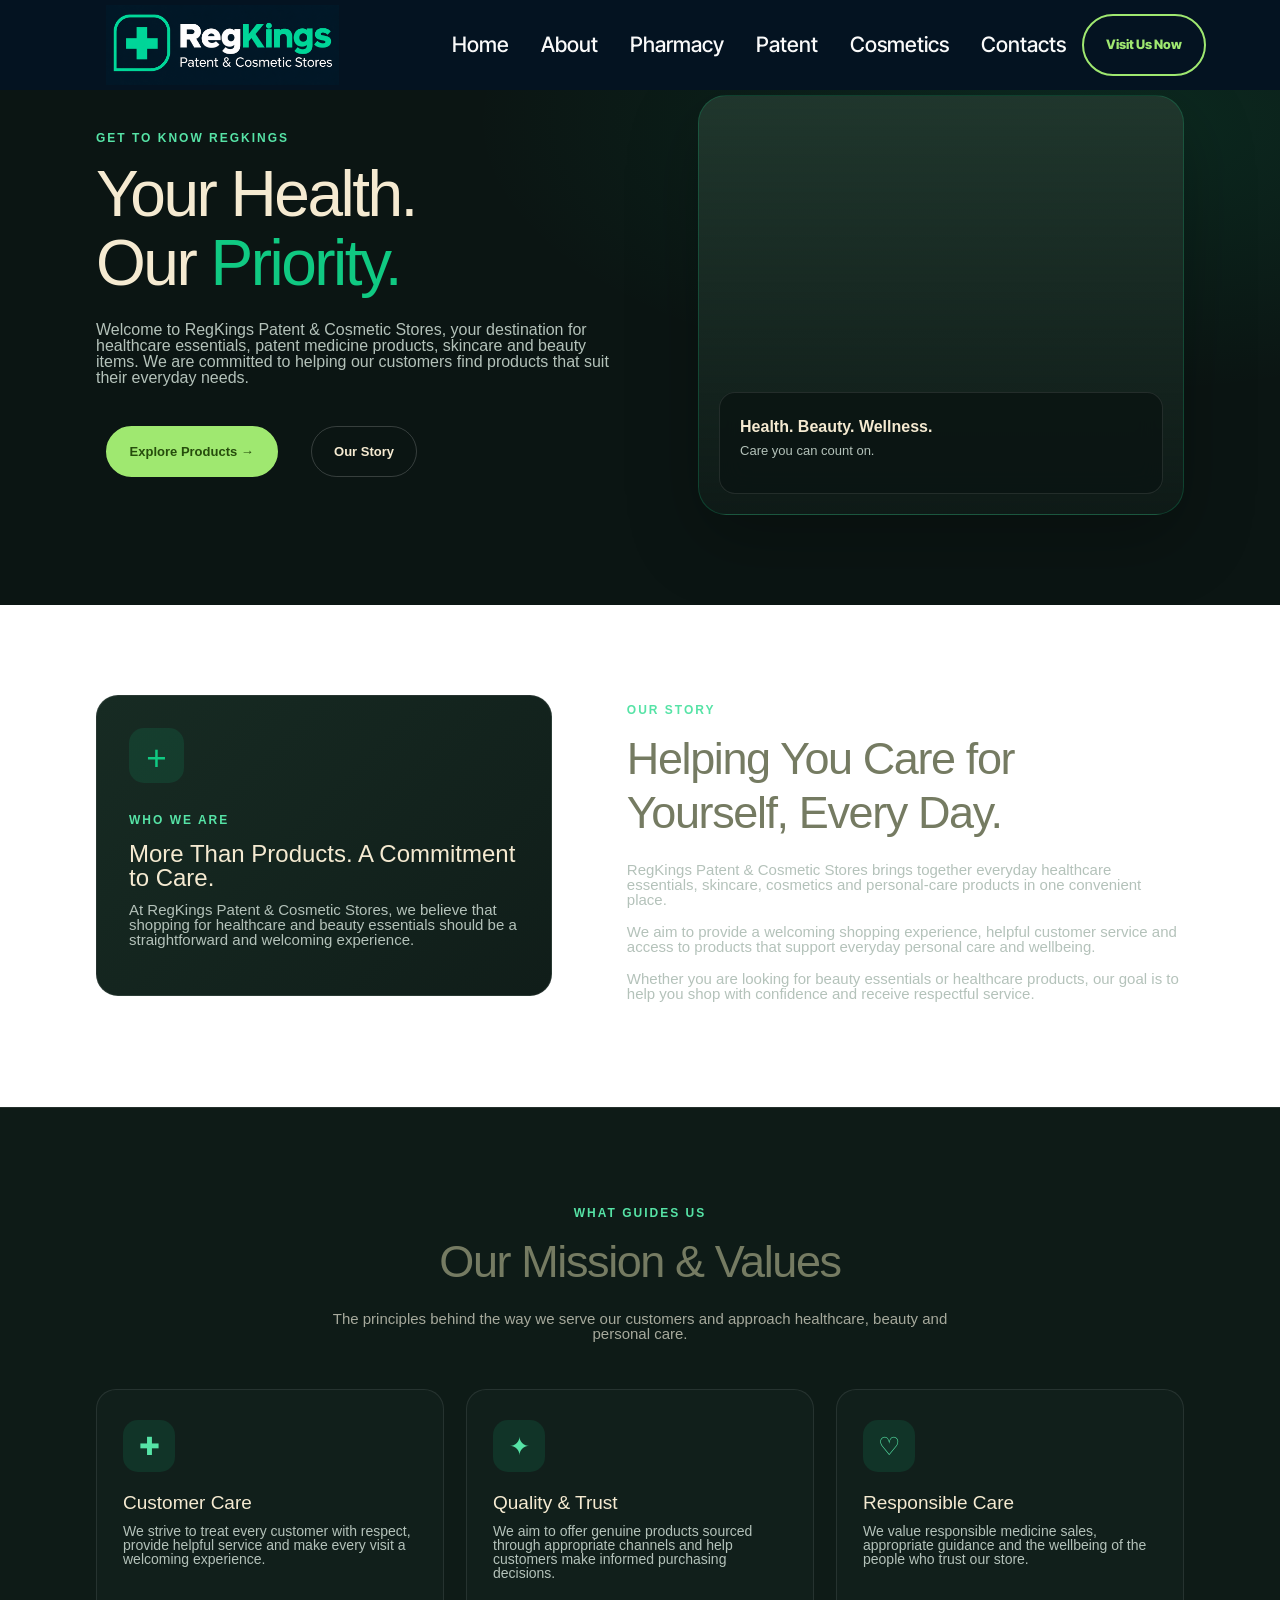
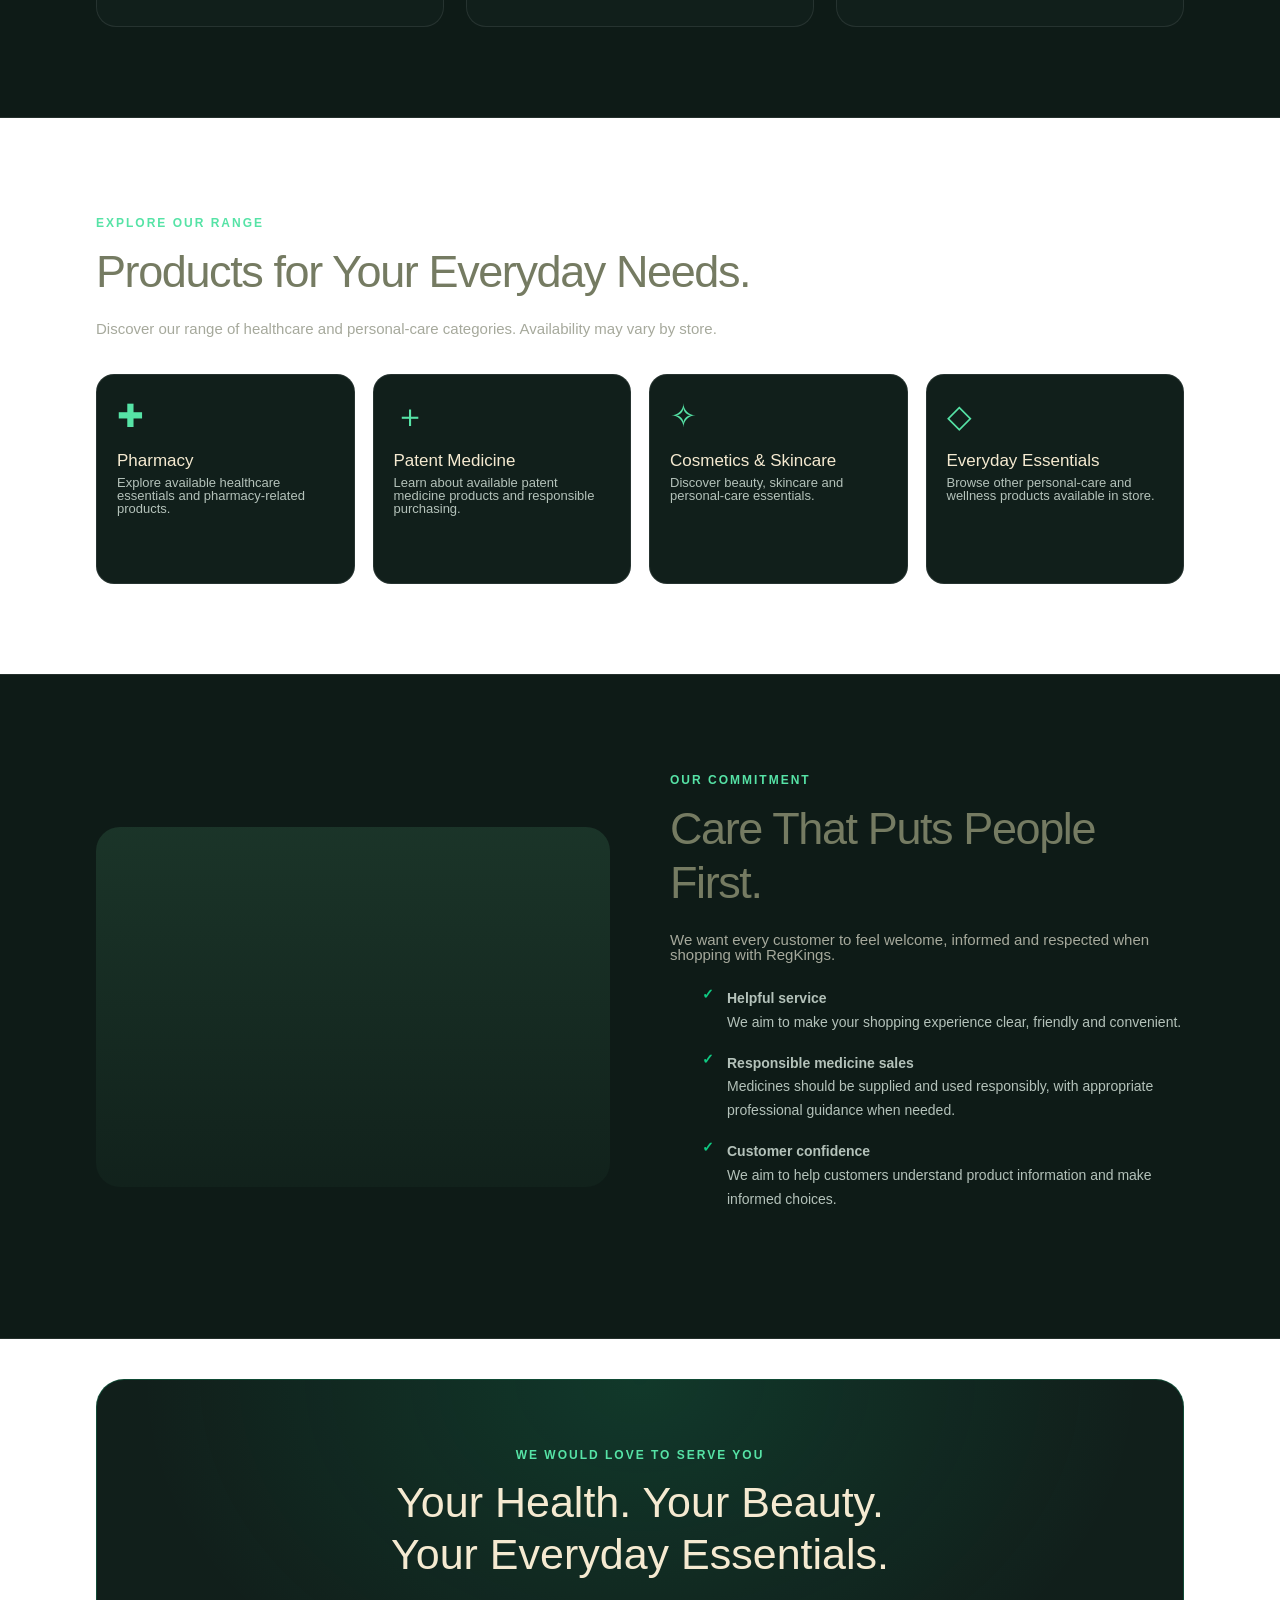
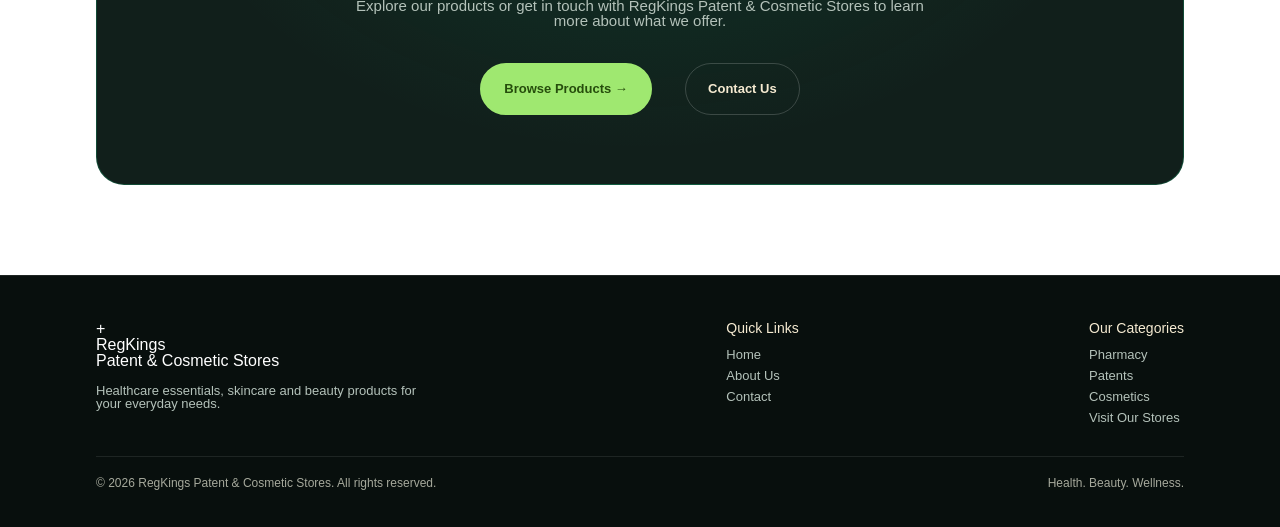
<file: about.html>
<!DOCTYPE html>
<html  >
<head>
  <!-- Site made with Mobirise Website Builder v6.0.6, https://mobirise.com -->
  <meta charset="UTF-8">
  <meta http-equiv="X-UA-Compatible" content="IE=edge">
  <meta name="generator" content="Mobirise v6.0.6, mobirise.com">
  <meta name="viewport" content="width=device-width, initial-scale=1, minimum-scale=1">
  <link rel="shortcut icon" href="assets/images/file-000000003c3081f4be8e1316f37bb81c-128x128.png" type="image/x-icon">
  <meta name="description" content="">
  
  
  <title>about</title>
  <link rel="stylesheet" href="assets/web/assets/mobirise-icons2/mobirise2.css">
  <link rel="stylesheet" href="assets/bootstrap/css/bootstrap.min.css">
  <link rel="stylesheet" href="assets/bootstrap/css/bootstrap-grid.min.css">
  <link rel="stylesheet" href="assets/bootstrap/css/bootstrap-reboot.min.css">
  <link rel="stylesheet" href="assets/animatecss/animate.css">
  <link rel="stylesheet" href="assets/dropdown/css/style.css">
  <link rel="stylesheet" href="assets/theme/css/style.css">
  <link rel="preload" href="https://fonts.googleapis.com/css?family=Inter+Tight:100,200,300,400,500,600,700,800,900,100i,200i,300i,400i,500i,600i,700i,800i,900i&display=swap" as="style" onload="this.onload=null;this.rel='stylesheet'">
  <noscript><link rel="stylesheet" href="https://fonts.googleapis.com/css?family=Inter+Tight:100,200,300,400,500,600,700,800,900,100i,200i,300i,400i,500i,600i,700i,800i,900i&display=swap"></noscript>
  <link rel="preload" as="style" href="assets/mobirise/css/mbr-additional.css?v=ddC4rc"><link rel="stylesheet" href="assets/mobirise/css/mbr-additional.css?v=ddC4rc" type="text/css">

  
  
  
</head>
<body>
  
  <section data-bs-version="5.1" class="menu menu6 cid-vzrADbYwt4" once="menu" id="menu06-f">
	

	<nav class="navbar navbar-dropdown opacityScrollOff navbar-fixed-top navbar-expand-lg">
		<div class="container">
			<div class="navbar-brand">
				<span class="navbar-logo">
					<a href="https://mobiri.se">
						<img src="assets/images/regkings-pharmacy-logo-460x158.png" alt="Mobirise Website Builder" style="height: 5rem;">
					</a>
				</span>
				
			</div>
			<button class="navbar-toggler" type="button" data-toggle="collapse" data-bs-toggle="collapse" data-target="#navbarSupportedContent" data-bs-target="#navbarSupportedContent" aria-controls="navbarNavAltMarkup" aria-expanded="false" aria-label="Toggle navigation">
				<div class="hamburger">
					<span></span>
					<span></span>
					<span></span>
					<span></span>
				</div>
			</button>
			<div class="collapse navbar-collapse opacityScrollOff" id="navbarSupportedContent">
				<ul class="navbar-nav nav-dropdown" data-app-modern-menu="true"><li class="nav-item">
						<a class="nav-link link text-white text-primary display-4" href="index.html">Home</a>
					</li><li class="nav-item"><a class="nav-link link text-white text-primary display-4" href="about.html">About</a></li><li class="nav-item"><a class="nav-link link text-white text-primary display-4" href="pharmacy.html">Pharmacy</a></li><li class="nav-item"><a class="nav-link link text-white text-primary display-4" href="patents.html">Patent</a></li><li class="nav-item"><a class="nav-link link text-white text-primary display-4" href="cosmetics.html">Cosmetics</a></li>
					
					<li class="nav-item">
						<a class="nav-link link text-white text-primary display-4" href="contact.html">Contacts</a>
					</li></ul>
				
				<div class="navbar-buttons mbr-section-btn"><a class="btn btn-primary-outline display-4" href="visit.html">Visit Us Now</a></div>
			</div>
		</div>
	</nav>
</section>

<meta charset="UTF-8" class="cid-GG6RepFzS8" id="header09-c" data-rv-view="131"><meta name="viewport" content="width=device-width, initial-scale=1.0" class="cid-GG6RepFzS8" id="header09-c" data-rv-view="131"><meta name="theme-color" content="#0b1513" class="cid-GG6RepFzS8" id="header09-c" data-rv-view="131"><meta name="description" content="Learn about RegKings Patent &amp; Cosmetic Stores, our mission, healthcare essentials, skincare products and commitment to customer care." class="cid-GG6RepFzS8" id="header09-c" data-rv-view="131"><title class="cid-GG6RepFzS8" id="header09-c" data-rv-view="131">About Us | RegKings Patent &amp; Cosmetic Stores</title><style class="cid-GG6RepFzS8" id="header09-c" data-rv-view="131">
/* =========================
   REGKINGS WEBSITE STYLES
========================= */

:root {
  --background: #0b1513;
  --surface: #111f1b;
  --surface-light: #192923;
  --green: #10c982;
  --green-light: #56e3a6;
  --cream: #f5ead1;
  --white: #ffffff;
  --muted: #b4c2ba;
  --border: rgba(255,255,255,0.09);
}

* {
  margin: 0;
  padding: 0;
  box-sizing: border-box;
}

html {
  scroll-behavior: smooth;
  scroll-padding-top: 100px;
}

body {
  font-family: Arial, Helvetica, sans-serif;
  background: var(--background);
  color: var(--white);
  line-height: 1.7;
  overflow-x: hidden;
}

a {
  color: inherit;
  text-decoration: none;
}

button {
  font: inherit;
}

img {
  max-width: 100%;
  display: block;
}

.container {
  width: 90%;
  max-width: 1180px;
  margin: auto;
}

.section {
  padding: 90px 0;
}

.eyebrow {
  display: inline-block;
  color: var(--green-light);
  font-size: 12px;
  font-weight: 800;
  letter-spacing: 2px;
  text-transform: uppercase;
  margin-bottom: 16px;
}

.section-title {
  font-size: clamp(30px, 4vw, 45px);
  line-height: 1.2;
  letter-spacing: -1.4px;
  margin-bottom: 22px;
  color: var(--cream);
}

.section-description {
  color: var(--muted);
  max-width: 650px;
  font-size: 15px;
}

/* HERO */

.about-hero {
  padding: 95px 0 90px;
  background:
    radial-gradient(
      ellipse at 85% 20%,
      rgba(16,201,130,0.12),
      transparent 40%
    ),
    var(--background);
}

.hero-grid {
  display: grid;
  grid-template-columns: 1.05fr 0.95fr;
  align-items: center;
  gap: 65px;
}

.hero-copy h1 {
  color: var(--cream);
  font-size: clamp(42px, 5vw, 65px);
  line-height: 1.08;
  letter-spacing: -2.5px;
  margin-bottom: 24px;
}

.hero-copy h1 span {
  color: var(--green);
}

.hero-copy p {
  max-width: 560px;
  color: var(--muted);
  font-size: 16px;
  margin-bottom: 30px;
}

.hero-actions {
  display: flex;
  flex-wrap: wrap;
  gap: 14px;
}

.btn {
  display: inline-flex;
  justify-content: center;
  align-items: center;
  padding: 14px 22px;
  border-radius: 30px;
  font-size: 13px;
  font-weight: 800;
  transition: 0.25s ease;
}

.btn-primary {
  color: #06251a;
  background: var(--green);
}

.btn-primary:hover {
  background: var(--green-light);
  transform: translateY(-2px);
}

.btn-outline {
  border: 1px solid rgba(255,255,255,0.18);
  color: var(--cream);
}

.btn-outline:hover {
  border-color: var(--green);
  color: var(--green-light);
}

.hero-visual {
  min-height: 420px;
  position: relative;
  border: 1px solid rgba(16,201,130,0.22);
  border-radius: 28px;
  overflow: hidden;
  background:
    linear-gradient(
      180deg,
      rgba(11,21,19,0.02),
      rgba(11,21,19,0.85)
    ),
    url("https://images.unsplash.com/photo-1608248543803-ba4f8c70ae0b?auto=format&fit=crop&w=1000&q=85")
    center / cover no-repeat,
    #20372d;
  box-shadow: 0 25px 70px rgba(0,0,0,0.25);
}

.hero-label {
  position: absolute;
  bottom: 20px;
  left: 20px;
  right: 20px;
  padding: 20px;
  border: 1px solid rgba(255,255,255,0.1);
  background: rgba(11,21,19,0.88);
  backdrop-filter: blur(12px);
  border-radius: 16px;
}

.hero-label strong {
  display: block;
  color: var(--cream);
  margin-bottom: 4px;
  font-size: 16px;
}

.hero-label p {
  color: var(--muted);
  font-size: 13px;
}

/* INTRODUCTION */

.intro-grid {
  display: grid;
  grid-template-columns: 0.9fr 1.1fr;
  gap: 75px;
  align-items: start;
}

.intro-panel {
  padding: 32px;
  background: linear-gradient(
    135deg,
    #172b23,
    #101d19
  );
  border: 1px solid var(--border);
  border-radius: 22px;
}

.intro-panel .big-plus {
  width: 55px;
  height: 55px;
  display: grid;
  place-items: center;
  background: rgba(16,201,130,0.12);
  border-radius: 15px;
  color: var(--green);
  font-size: 35px;
  margin-bottom: 22px;
}

.intro-panel h3 {
  font-size: 24px;
  color: var(--cream);
  margin-bottom: 12px;
}

.intro-panel p,
.intro-copy p {
  color: var(--muted);
  font-size: 15px;
}

.intro-copy p + p {
  margin-top: 17px;
}

.intro-copy .section-title {
  max-width: 530px;
}

/* MISSION AND VALUES */

.values-section {
  background: #0e1b17;
  border-top: 1px solid var(--border);
  border-bottom: 1px solid var(--border);
}

.center-heading {
  text-align: center;
  margin-bottom: 48px;
}

.center-heading .section-description {
  margin: 0 auto;
}

.values-grid {
  display: grid;
  grid-template-columns: repeat(3, 1fr);
  gap: 22px;
}

.value-card {
  padding: 30px 26px;
  background: var(--surface);
  border: 1px solid var(--border);
  border-radius: 20px;
  transition: transform 0.25s, border-color 0.25s;
}

.value-card:hover {
  transform: translateY(-5px);
  border-color: rgba(16,201,130,0.5);
}

.value-icon {
  display: grid;
  place-items: center;
  width: 52px;
  height: 52px;
  background: rgba(16,201,130,0.12);
  color: var(--green-light);
  border-radius: 15px;
  font-size: 25px;
  margin-bottom: 21px;
}

.value-card h3 {
  font-size: 19px;
  color: var(--cream);
  margin-bottom: 12px;
}

.value-card p {
  font-size: 14px;
  color: var(--muted);
}

/* PRODUCT CATEGORIES */

.categories-grid {
  display: grid;
  grid-template-columns: repeat(4, 1fr);
  gap: 18px;
  margin-top: 38px;
}

.category-card {
  min-height: 210px;
  padding: 25px 20px;
  border-radius: 18px;
  background: var(--surface);
  border: 1px solid var(--border);
  display: flex;
  flex-direction: column;
  justify-content: space-between;
  transition: 0.25s ease;
}

.category-card:hover {
  border-color: var(--green);
  background: var(--surface-light);
  transform: translateY(-4px);
}

.category-symbol {
  color: var(--green-light);
  font-size: 32px;
  margin-bottom: 20px;
}

.category-card h3 {
  font-size: 17px;
  color: var(--cream);
  margin-bottom: 7px;
}

.category-card p {
  font-size: 13px;
  color: var(--muted);
}

/* CUSTOMER CARE */

.care-grid {
  display: grid;
  grid-template-columns: 1fr 1fr;
  gap: 60px;
  align-items: center;
}

.care-visual {
  min-height: 360px;
  border-radius: 24px;
  overflow: hidden;
  background:
    linear-gradient(
      180deg,
      rgba(11,21,19,0.02),
      rgba(11,21,19,0.6)
    ),
    url("https://images.unsplash.com/photo-1576091160399-112ba8d25d1d?auto=format&fit=crop&w=1000&q=85")
    center / cover no-repeat,
    #1b3529;
}

.care-list {
  list-style: none;
  margin-top: 25px;
}

.care-list li {
  display: flex;
  gap: 13px;
  align-items: flex-start;
  margin-bottom: 17px;
  color: var(--muted);
  font-size: 14px;
}

.care-list li span {
  color: var(--green);
  font-weight: bold;
}

/* CALL TO ACTION */

.cta-section {
  padding: 40px 0 90px;
}

.cta-panel {
  text-align: center;
  padding: 60px 30px;
  border: 1px solid rgba(16,201,130,0.25);
  border-radius: 28px;
  background:
    radial-gradient(
      ellipse at top,
      rgba(16,201,130,0.15),
      transparent 65%
    ),
    #111f1b;
}

.cta-panel h2 {
  font-size: clamp(30px, 4vw, 43px);
  line-height: 1.2;
  color: var(--cream);
  margin-bottom: 17px;
}

.cta-panel p {
  max-width: 600px;
  margin: 0 auto 26px;
  color: var(--muted);
  font-size: 15px;
}

/* FOOTER */

.site-footer {
  padding: 45px 0 22px;
  background: #080f0d;
  border-top: 1px solid var(--border);
}

.footer-main {
  display: flex;
  justify-content: space-between;
  gap: 35px;
  flex-wrap: wrap;
  padding-bottom: 30px;
}

.footer-about {
  max-width: 340px;
}

.footer-about p {
  margin-top: 15px;
  color: var(--muted);
  font-size: 13px;
}

.footer-heading {
  font-size: 14px;
  color: var(--cream);
  margin-bottom: 13px;
}

.footer-links {
  display: flex;
  flex-direction: column;
  gap: 8px;
}

.footer-links a {
  font-size: 13px;
  color: var(--muted);
}

.footer-links a:hover {
  color: var(--green-light);
}

.footer-bottom {
  padding-top: 20px;
  border-top: 1px solid var(--border);
  color: #899a91;
  font-size: 12px;
  display: flex;
  justify-content: space-between;
  flex-wrap: wrap;
  gap: 10px;
}

/* RESPONSIVE DESIGN */

@media (max-width: 1050px) {
  .hero-grid {
    gap: 35px;
  }

  .categories-grid {
    grid-template-columns: repeat(2, 1fr);
  }
}

@media (max-width: 800px) {
  .section {
    padding: 65px 0;
  }

  .about-hero {
    padding: 65px 0;
  }

  .hero-grid,
  .intro-grid,
  .care-grid {
    grid-template-columns: 1fr;
    gap: 35px;
  }

  .hero-copy h1 {
    font-size: clamp(42px, 9vw, 58px);
  }

  .hero-visual {
    min-height: 350px;
  }

  .intro-panel {
    padding: 25px;
  }

  .values-grid {
    grid-template-columns: 1fr;
  }

  .care-visual {
    min-height: 300px;
  }

  .cta-panel {
    padding: 45px 22px;
  }
}

@media (max-width: 480px) {
  .container {
    width: 90%;
  }

  .hero-copy h1 {
    font-size: 42px;
    letter-spacing: -1.5px;
  }

  .hero-copy p {
    font-size: 14px;
  }

  .hero-visual {
    min-height: 290px;
    border-radius: 20px;
  }

  .categories-grid {
    grid-template-columns: 1fr;
  }

  .category-card {
    min-height: 170px;
  }

  .footer-main {
    flex-direction: column;
  }

  .footer-bottom {
    flex-direction: column;
  }
}

@media (prefers-reduced-motion: reduce) {
  html {
    scroll-behavior: auto;
  }

  *,
  *::before,
  *::after {
    transition-duration: 0.01ms !important;
  }
}
</style><main class="cid-GG6RepFzS8" id="header09-c" data-rv-view="131">

  <!-- ABOUT HERO -->
  <section data-bs-version="5.1" class="about-hero">
    <div class="container hero-grid">

      <div class="hero-copy">
        <span class="eyebrow">GET TO KNOW REGKINGS</span>

        <h1>
          Your Health.<br>
          Our <span>Priority.</span>
        </h1>

        <p>
          Welcome to RegKings Patent &amp; Cosmetic Stores,
          your destination for healthcare essentials, patent
          medicine products, skincare and beauty items.
          We are committed to helping our customers find
          products that suit their everyday needs.
        </p>

        <div class="hero-actions">
          <a href="pharmacy.html" class="btn btn-primary">
            Explore Products →
          </a>

          <a href="#our-story" class="btn btn-outline">
            Our Story
          </a>
        </div>
      </div>

      <div class="hero-visual" role="img" aria-label="Skincare and personal care products">
        <div class="hero-label">
          <strong>Health. Beauty. Wellness.</strong>
          <p>Care you can count on.</p>
        </div>
      </div>

    </div>
  </section>

  <!-- OUR STORY -->
  <section class="section" id="our-story">
    <div class="container intro-grid">

      <div class="intro-panel">
        <div class="big-plus">+</div>

        <span class="eyebrow">WHO WE ARE</span>

        <h3>More Than Products. A Commitment to Care.</h3>

        <p>
          At RegKings Patent &amp; Cosmetic Stores, we believe
          that shopping for healthcare and beauty essentials
          should be a straightforward and welcoming experience.
        </p>
      </div>

      <div class="intro-copy">
        <span class="eyebrow">OUR STORY</span>

        <h2 class="section-title">
          Helping You Care for Yourself, Every Day.
        </h2>

        <p>
          RegKings Patent &amp; Cosmetic Stores brings together
          everyday healthcare essentials, skincare, cosmetics
          and personal-care products in one convenient place.
        </p>

        <p>
          We aim to provide a welcoming shopping experience,
          helpful customer service and access to products that
          support everyday personal care and wellbeing.
        </p>

        <p>
          Whether you are looking for beauty essentials or
          healthcare products, our goal is to help you shop
          with confidence and receive respectful service.
        </p>
      </div>

    </div>
  </section>

  <!-- MISSION AND VALUES -->
  <section class="section values-section">
    <div class="container">

      <div class="center-heading">
        <span class="eyebrow">WHAT GUIDES US</span>
        <h2 class="section-title">Our Mission &amp; Values</h2>

        <p class="section-description">
          The principles behind the way we serve our customers
          and approach healthcare, beauty and personal care.
        </p>
      </div>

      <div class="values-grid">

        <article class="value-card">
          <div class="value-icon" aria-hidden="true">✚</div>
          <h3>Customer Care</h3>
          <p>
            We strive to treat every customer with respect,
            provide helpful service and make every visit
            a welcoming experience.
          </p>
        </article>

        <article class="value-card">
          <div class="value-icon" aria-hidden="true">✦</div>
          <h3>Quality &amp; Trust</h3>
          <p>
            We aim to offer genuine products sourced through
            appropriate channels and help customers make
            informed purchasing decisions.
          </p>
        </article>

        <article class="value-card">
          <div class="value-icon" aria-hidden="true">♡</div>
          <h3>Responsible Care</h3>
          <p>
            We value responsible medicine sales, appropriate
            guidance and the wellbeing of the people
            who trust our store.
          </p>
        </article>

      </div>
    </div>
  </section>

  <!-- WHAT WE OFFER -->
  <section class="section" id="what-we-offer">
    <div class="container">

      <span class="eyebrow">EXPLORE OUR RANGE</span>

      <h2 class="section-title">
        Products for Your Everyday Needs.
      </h2>

      <p class="section-description">
        Discover our range of healthcare and personal-care
        categories. Availability may vary by store.
      </p>

      <div class="categories-grid">

        <a href="pharmacy.html" class="category-card">
          <div>
            <div class="category-symbol" aria-hidden="true">✚</div>
            <h3>Pharmacy</h3>
            <p>
              Explore available healthcare essentials
              and pharmacy-related products.
            </p>
          </div>
        </a>

        <a href="patents.html" class="category-card">
          <div>
            <div class="category-symbol" aria-hidden="true">＋</div>
            <h3>Patent Medicine</h3>
            <p>
              Learn about available patent medicine
              products and responsible purchasing.
            </p>
          </div>
        </a>

        <a href="cosmetics.html" class="category-card">
          <div>
            <div class="category-symbol" aria-hidden="true">✧</div>
            <h3>Cosmetics &amp; Skincare</h3>
            <p>
              Discover beauty, skincare and
              personal-care essentials.
            </p>
          </div>
        </a>

        <a href="pharmacy.html" class="category-card">
          <div>
            <div class="category-symbol" aria-hidden="true">◇</div>
            <h3>Everyday Essentials</h3>
            <p>
              Browse other personal-care and
              wellness products available in store.
            </p>
          </div>
        </a>

      </div>
    </div>
  </section>

  <!-- CUSTOMER CARE -->
  <section class="section values-section">
    <div class="container care-grid">

      <div class="care-visual" role="img" aria-label="Healthcare professional in a clinical setting">
      </div>

      <div>
        <span class="eyebrow">OUR COMMITMENT</span>

        <h2 class="section-title">
          Care That Puts People First.
        </h2>

        <p class="section-description">
          We want every customer to feel welcome, informed
          and respected when shopping with RegKings.
        </p>

        <ul class="care-list">
          <li>
            <span>✓</span>
            <div>
              <strong>Helpful service</strong><br>
              We aim to make your shopping experience
              clear, friendly and convenient.
            </div>
          </li>

          <li>
            <span>✓</span>
            <div>
              <strong>Responsible medicine sales</strong><br>
              Medicines should be supplied and used
              responsibly, with appropriate professional
              guidance when needed.
            </div>
          </li>

          <li>
            <span>✓</span>
            <div>
              <strong>Customer confidence</strong><br>
              We aim to help customers understand product
              information and make informed choices.
            </div>
          </li>
        </ul>
      </div>

    </div>
  </section>

  <!-- CALL TO ACTION -->
  <section class="cta-section" id="visit-us">
    <div class="container">
      <div class="cta-panel">

        <span class="eyebrow">WE WOULD LOVE TO SERVE YOU</span>

        <h2>
          Your Health. Your Beauty.<br>
          Your Everyday Essentials.
        </h2>

        <p>
          Explore our products or get in touch with RegKings
          Patent &amp; Cosmetic Stores to learn more about
          what we offer.
        </p>

        <div class="hero-actions" style="justify-content:center;">
          <a href="patents.html" class="btn btn-primary">
            Browse Products →
          </a>

          <a href="contact.html" class="btn btn-outline">
            Contact Us
          </a>
        </div>

      </div>
    </div>
  </section>

</main><footer class="site-footer cid-GG6RepFzS8" id="header09-c" data-rv-view="131">
  <div class="container">

    <div class="footer-main">

      <div class="footer-about">
        <a class="brand" href="index.html">
          <div class="brand-icon">+</div>
          <div>
            <div class="brand-name">
              Reg<span>Kings</span>
            </div>
            <div class="brand-caption">
              Patent &amp; Cosmetic Stores
            </div>
          </div>
        </a>

        <p>
          Healthcare essentials, skincare and beauty
          products for your everyday needs.
        </p>
      </div>

      <div>
        <h3 class="footer-heading">Quick Links</h3>
        <div class="footer-links">
          <a href="index.html">Home</a>
          <a href="about.html">About Us</a>
          <a href="contact.html">Contact</a>
        </div>
      </div>

      <div>
        <h3 class="footer-heading">Our Categories</h3>
        <div class="footer-links">
          <a href="pharmacy.html">Pharmacy</a>
          <a href="patents.html">Patents</a>
          <a href="cosmetics.html">Cosmetics</a>
          <a href="stores.html">Visit Our Stores</a>
        </div>
      </div>

    </div>

    <div class="footer-bottom">
      <p>
        © <span id="currentYear"></span>
        RegKings Patent &amp; Cosmetic Stores.
        All rights reserved.
      </p>
      <p>Health. Beauty. Wellness.</p>
    </div>

  </div>
</footer><script class="cid-GG6RepFzS8" id="header09-c" data-rv-view="131">
/* =========================
   REGKINGS WEBSITE SCRIPT
========================= */

(function () {
  "use strict";

  // Automatically update the copyright year
  var yearElement = document.getElementById("currentYear");

  if (yearElement) {
    yearElement.textContent = new Date().getFullYear();
  }

})();
</script>


<script src="assets/bootstrap/js/bootstrap.bundle.min.js"></script>
  <script src="assets/smoothscroll/smooth-scroll.js"></script>
  <script src="assets/ytplayer/index.js"></script>
  <script src="assets/dropdown/js/navbar-dropdown.js"></script>
  <script src="assets/theme/js/script.js"></script>
  
  
  
 <div id="scrollToTop" class="scrollToTop mbr-arrow-up"><a style="text-align: center;"><i class="mbr-arrow-up-icon mbr-arrow-up-icon-cm cm-icon cm-icon-smallarrow-up"></i></a></div>
    <input name="animation" type="hidden">
  </body>
</html>
</file>
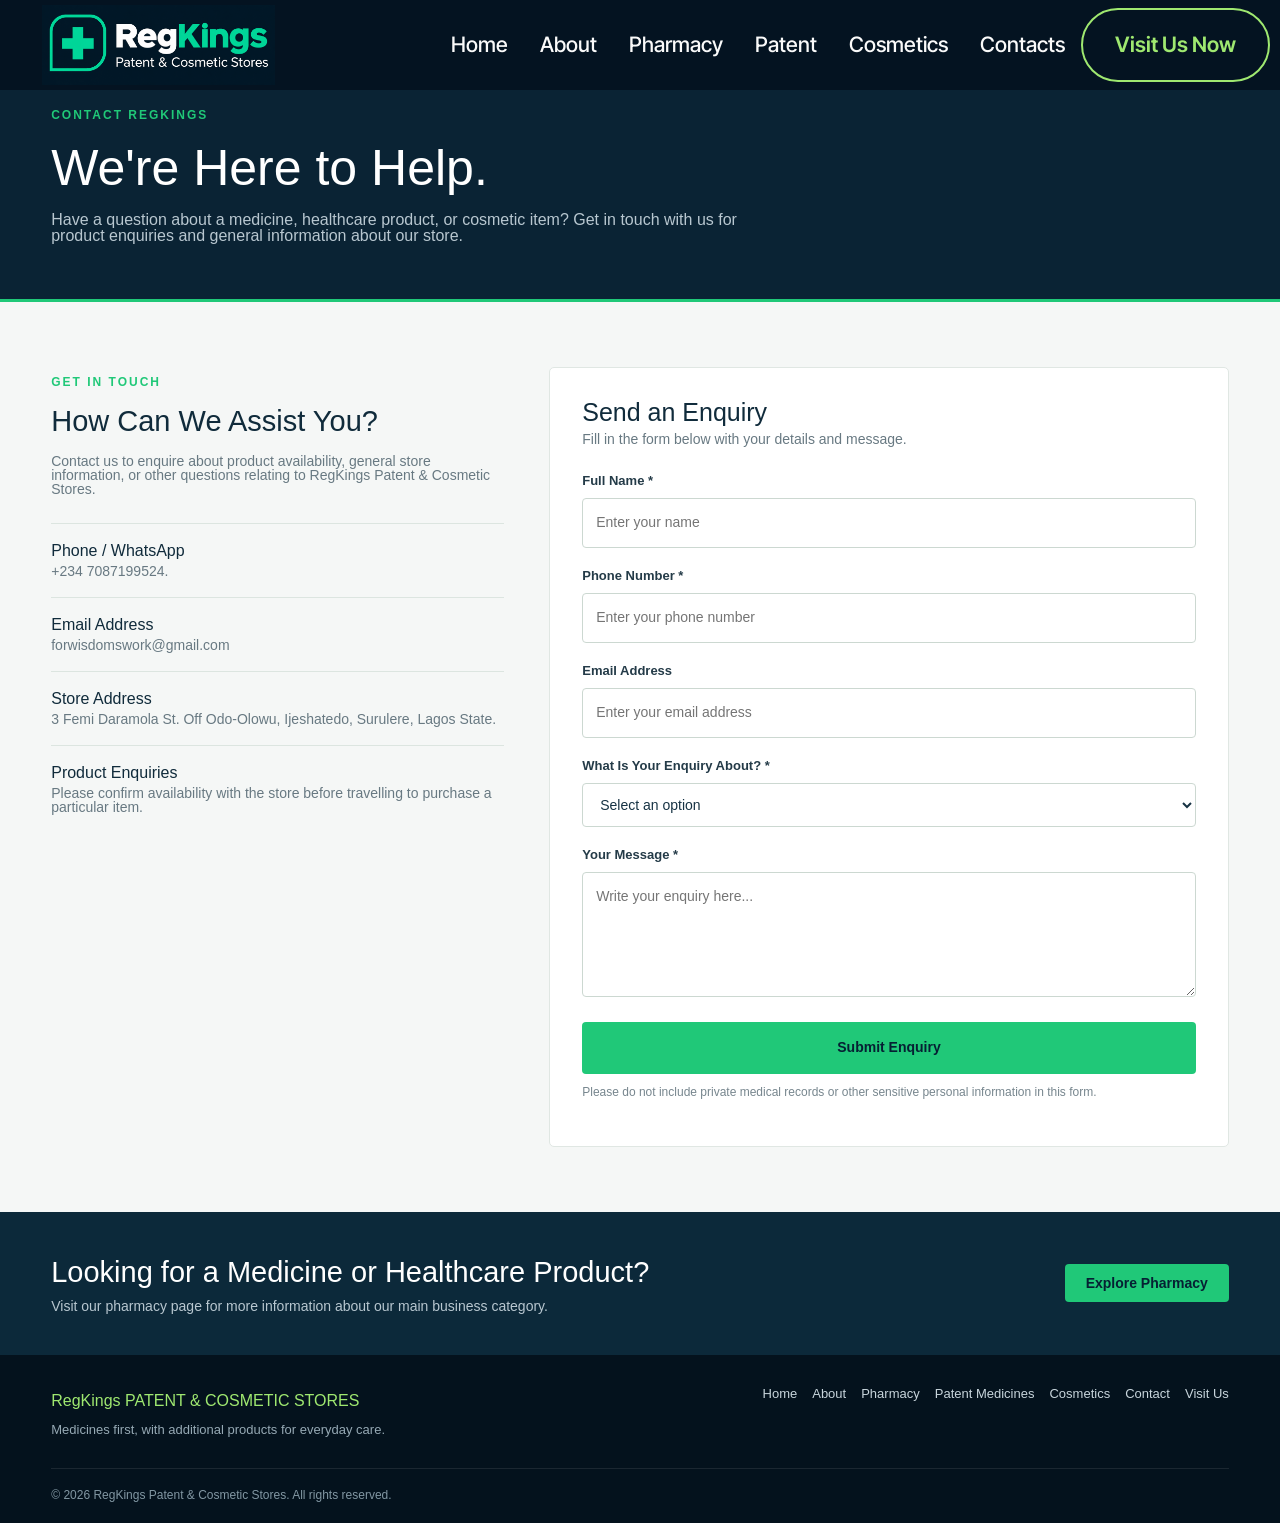
<file: contact.html>
<!DOCTYPE html>
<html  >
<head>
  <!-- Site made with Mobirise Website Builder v6.0.6, https://mobirise.com -->
  <meta charset="UTF-8">
  <meta http-equiv="X-UA-Compatible" content="IE=edge">
  <meta name="generator" content="Mobirise v6.0.6, mobirise.com">
  <meta name="viewport" content="width=device-width, initial-scale=1, minimum-scale=1">
  <link rel="shortcut icon" href="assets/images/file-000000003c3081f4be8e1316f37bb81c-128x128.png" type="image/x-icon">
  <meta name="description" content="">
  
  
  <title>contact</title>
  <link rel="stylesheet" href="assets/web/assets/mobirise-icons2/mobirise2.css">
  <link rel="stylesheet" href="assets/bootstrap/css/bootstrap.min.css">
  <link rel="stylesheet" href="assets/bootstrap/css/bootstrap-grid.min.css">
  <link rel="stylesheet" href="assets/bootstrap/css/bootstrap-reboot.min.css">
  <link rel="stylesheet" href="assets/animatecss/animate.css">
  <link rel="stylesheet" href="assets/dropdown/css/style.css">
  <link rel="stylesheet" href="assets/theme/css/style.css">
  <link rel="preload" href="https://fonts.googleapis.com/css?family=Inter+Tight:100,200,300,400,500,600,700,800,900,100i,200i,300i,400i,500i,600i,700i,800i,900i&display=swap" as="style" onload="this.onload=null;this.rel='stylesheet'">
  <noscript><link rel="stylesheet" href="https://fonts.googleapis.com/css?family=Inter+Tight:100,200,300,400,500,600,700,800,900,100i,200i,300i,400i,500i,600i,700i,800i,900i&display=swap"></noscript>
  <link rel="preload" as="style" href="assets/mobirise/css/mbr-additional.css?v=Stykaj"><link rel="stylesheet" href="assets/mobirise/css/mbr-additional.css?v=Stykaj" type="text/css">

  
  
  
</head>
<body>
  
  <section data-bs-version="5.1" class="menu menu6 cid-vzrADbYwt4" once="menu" id="menu06-f">
	

	<nav class="navbar navbar-dropdown opacityScrollOff navbar-fixed-top navbar-expand-lg">
		<div class="container">
			<div class="navbar-brand">
				<span class="navbar-logo">
					<a href="https://mobiri.se">
						<img src="assets/images/regkings-pharmacy-logo-460x158.png" alt="Mobirise Website Builder" style="height: 5rem;">
					</a>
				</span>
				
			</div>
			<button class="navbar-toggler" type="button" data-toggle="collapse" data-bs-toggle="collapse" data-target="#navbarSupportedContent" data-bs-target="#navbarSupportedContent" aria-controls="navbarNavAltMarkup" aria-expanded="false" aria-label="Toggle navigation">
				<div class="hamburger">
					<span></span>
					<span></span>
					<span></span>
					<span></span>
				</div>
			</button>
			<div class="collapse navbar-collapse opacityScrollOff" id="navbarSupportedContent">
				<ul class="navbar-nav nav-dropdown" data-app-modern-menu="true"><li class="nav-item">
						<a class="nav-link link text-white text-primary display-4" href="index.html">Home</a>
					</li><li class="nav-item"><a class="nav-link link text-white text-primary display-4" href="about.html">About</a></li><li class="nav-item"><a class="nav-link link text-white text-primary display-4" href="pharmacy.html">Pharmacy</a></li><li class="nav-item"><a class="nav-link link text-white text-primary display-4" href="patents.html">Patent</a></li><li class="nav-item"><a class="nav-link link text-white text-primary display-4" href="cosmetics.html">Cosmetics</a></li>
					
					<li class="nav-item">
						<a class="nav-link link text-white text-primary display-4" href="contact.html">Contacts</a>
					</li></ul>
				
				<div class="navbar-buttons mbr-section-btn"><a class="btn btn-primary-outline display-4" href="visit.html">Visit Us Now</a></div>
			</div>
		</div>
	</nav>
</section>

<style class="cid-GG6Bzy9rhK" id="header09-a" data-rv-view="125">
/* REGKINGS CONTACT PAGE */
.regkings {
  --rk-navy: #071b2b;
  --rk-green: #20c878;
  --rk-white: #ffffff;
  --rk-muted: #b8c7d0;
  font-family: Arial, Helvetica, sans-serif;
  color: var(--rk-white);
  background: var(--rk-navy);
  line-height: 1.7;
  overflow: hidden;
}

.regkings * {
  box-sizing: border-box;
}

.regkings a {
  text-decoration: none;
}

.regkings .rk-container {
  width: 92%;
  max-width: 1180px;
  margin: auto;
}

/* PAGE INTRO */
.regkings .rk-intro {
  padding: 58px 0 55px;
  background: #0a2334;
  border-bottom: 3px solid var(--rk-green);
}

.regkings .rk-eyebrow {
  color: var(--rk-green);
  font-size: 12px;
  text-transform: uppercase;
  font-weight: 700;
  letter-spacing: 2px;
}

.regkings .rk-intro h1 {
  font-size: clamp(35px, 4.5vw, 50px);
  line-height: 1.15;
  color: #fff;
  margin: 12px 0 15px;
}

.regkings .rk-intro p {
  color: var(--rk-muted);
  max-width: 690px;
  margin: 0;
}

.regkings .rk-breadcrumb {
  color: #a9bac5;
  font-size: 12px;
  margin-bottom: 22px;
}

.regkings .rk-breadcrumb a {
  color: var(--rk-green);
}

/* MAIN LAYOUT */
.regkings .rk-contact-section {
  padding: 65px 0;
  background: #f5f7f6;
  color: #172e3a;
}

.regkings .rk-contact-grid {
  display: grid;
  grid-template-columns: .8fr 1.2fr;
  gap: 45px;
  align-items: start;
}

/* CONTACT INFORMATION */
.regkings .rk-contact-info h2 {
  font-size: 29px;
  line-height: 1.3;
  margin: 9px 0 13px;
  color: #102b3b;
}

.regkings .rk-contact-info > p {
  color: #687982;
  font-size: 14px;
  margin-bottom: 27px;
}

.regkings .rk-info-item {
  padding: 19px 0;
  border-top: 1px solid #dce5e0;
}

.regkings .rk-info-item h3 {
  color: #102b3b;
  font-size: 16px;
  margin: 0 0 5px;
}

.regkings .rk-info-item p {
  color: #687982;
  font-size: 14px;
  margin: 0;
}

.regkings .rk-info-item a {
  color: #12834f;
  overflow-wrap: anywhere;
}

.regkings .rk-info-item a:hover {
  text-decoration: underline;
}

/* CONTACT FORM */
.regkings .rk-form-card {
  background: #fff;
  border: 1px solid #e0e7e3;
  border-radius: 5px;
  padding: 32px;
}

.regkings .rk-form-card h2 {
  color: #102b3b;
  font-size: 25px;
  margin: 0 0 7px;
}

.regkings .rk-form-card > p {
  color: #687982;
  font-size: 14px;
  margin: 0 0 24px;
}

.regkings .rk-form-row {
  display: grid;
  grid-template-columns: 1fr 1fr;
  gap: 17px;
}

.regkings .rk-field {
  margin-bottom: 17px;
}

.regkings .rk-field label {
  display: block;
  color: #243b48;
  font-size: 13px;
  font-weight: 700;
  margin-bottom: 6px;
}

.regkings .rk-field input,
.regkings .rk-field select,
.regkings .rk-field textarea {
  width: 100%;
  border: 1px solid #ccd8d1;
  background: #fff;
  color: #173344;
  padding: 12px 13px;
  border-radius: 4px;
  font-family: inherit;
  font-size: 14px;
  outline: none;
}

.regkings .rk-field input:focus,
.regkings .rk-field select:focus,
.regkings .rk-field textarea:focus {
  border-color: #20a967;
  box-shadow: 0 0 0 2px rgba(32,200,120,.12);
}

.regkings .rk-field textarea {
  resize: vertical;
  min-height: 125px;
}

.regkings .rk-submit {
  width: 100%;
  border: 0;
  border-radius: 4px;
  padding: 14px 20px;
  background: var(--rk-green);
  color: #062033;
  font-family: inherit;
  font-size: 14px;
  font-weight: 700;
  cursor: pointer;
  transition: background .2s ease;
}

.regkings .rk-submit:hover {
  background: #47df96;
}

.regkings .rk-form-note {
  color: #77868e;
  font-size: 12px;
  margin-top: 12px;
}

/* MEDICINE ENQUIRY BANNER */
.regkings .rk-enquiry {
  padding: 42px 0;
  background: #0c293a;
}

.regkings .rk-enquiry-inner {
  display: flex;
  justify-content: space-between;
  align-items: center;
  gap: 25px;
}

.regkings .rk-enquiry h2 {
  color: #fff;
  font-size: clamp(22px, 3vw, 29px);
  line-height: 1.3;
  margin: 0 0 7px;
}

.regkings .rk-enquiry p {
  color: var(--rk-muted);
  font-size: 14px;
  margin: 0;
}

.regkings .rk-btn {
  display: inline-block;
  background: var(--rk-green);
  color: #062033;
  padding: 12px 21px;
  border-radius: 4px;
  font-size: 14px;
  font-weight: 700;
  white-space: nowrap;
}

/* FOOTER */
.regkings .rk-footer {
  padding: 32px 0 18px;
  background: #04121d;
}

.regkings .rk-footer-top {
  display: flex;
  align-items: flex-start;
  justify-content: space-between;
  flex-wrap: wrap;
  gap: 25px;
}

.regkings .rk-footer p {
  color: #96a9b4;
  font-size: 13px;
  margin: 9px 0;
}

.regkings .rk-footer-links {
  display: flex;
  flex-wrap: wrap;
  gap: 15px;
}

.regkings .rk-footer-links a {
  color: #c8d5dc;
  font-size: 13px;
}

.regkings .rk-footer-links a:hover {
  color: var(--rk-green);
}

.regkings .rk-copyright {
  margin-top: 23px;
  padding-top: 16px;
  border-top: 1px solid rgba(255,255,255,.09);
  color: #8297a3;
  font-size: 12px;
}

/* RESPONSIVE */
@media (max-width: 1000px) {
  .regkings .rk-contact-grid {
    gap: 28px;
  }

  .regkings .rk-form-card {
    padding: 25px;
  }
}

@media (max-width: 760px) {
  .regkings .rk-intro {
    padding: 42px 0;
  }

  .regkings .rk-contact-section {
    padding: 45px 0;
  }

  .regkings .rk-contact-grid {
    grid-template-columns: 1fr;
  }

  .regkings .rk-form-row {
    grid-template-columns: 1fr;
    gap: 0;
  }

  .regkings .rk-form-card {
    padding: 22px;
  }

  .regkings .rk-enquiry-inner {
    align-items: flex-start;
    flex-direction: column;
  }

  .regkings .rk-btn {
    white-space: normal;
  }
}
</style><div class="regkings cid-GG6Bzy9rhK" id="header09-a" data-rv-view="125">

  <!-- INTRODUCTION -->
  <section data-bs-version="5.1" class="rk-intro">
    <div class="rk-container">

      <div class="rk-breadcrumb">
        <a href="home.html">Home</a> &nbsp;/&nbsp; Contact
      </div>

      <span class="rk-eyebrow">Contact RegKings</span>

      <h1>We're Here to Help.</h1>

      <p>
        Have a question about a medicine, healthcare product, or cosmetic
        item? Get in touch with us for product enquiries and general
        information about our store.
      </p>

    </div>
  </section>

  <!-- CONTACT INFORMATION AND FORM -->
  <section class="rk-contact-section">
    <div class="rk-container rk-contact-grid">

      <!-- CONTACT DETAILS -->
      <div class="rk-contact-info">
        <span class="rk-eyebrow">Get in Touch</span>

        <h2>How Can We Assist You?</h2>

        <p>
          Contact us to enquire about product availability, general store
          information, or other questions relating to RegKings Patent
          &amp; Cosmetic Stores.
        </p>

        <div class="rk-info-item">
          <h3>Phone / WhatsApp</h3>
          <p>+234 7087199524.
          </p>
        </div>

        <div class="rk-info-item">
          <h3>Email Address</h3>
          <p>
            forwisdomswork@gmail.com</p>
        </div>

        <div class="rk-info-item">
          <h3>Store Address</h3>
          <p>
            3 Femi Daramola St. Off Odo-Olowu, Ijeshatedo, Surulere, Lagos State.</p>
        </div>

        <div class="rk-info-item">
          <h3>Product Enquiries</h3>
          <p>
            Please confirm availability with the store before travelling
            to purchase a particular item.
          </p>
        </div>
      </div>

      <!-- CONTACT FORM -->
      <div class="rk-form-card">
        <h2>Send an Enquiry</h2>

        <p>
          Fill in the form below with your details and message.
        </p>

        <form id="rk-contact-form">

          <div class="rk-row">
            <div class="rk-field">
              <label for="rk-name">Full Name *</label>
              <input type="text" id="rk-name" name="name" placeholder="Enter your name" autocomplete="name" required="">
            </div>

            <div class="rk-field">
              <label for="rk-phone">Phone Number *</label>
              <input type="tel" id="rk-phone" name="phone" placeholder="Enter your phone number" autocomplete="tel" required="">
            </div>
          </div>

          <div class="rk-field">
            <label for="rk-email">Email Address</label>
            <input type="email" id="rk-email" name="email" placeholder="Enter your email address" autocomplete="email">
          </div>

          <div class="rk-field">
            <label for="rk-subject">What Is Your Enquiry About? *</label>
            <select id="rk-subject" name="subject" required="">
              <option value="">Select an option</option>
              <option value="Medicine enquiry">Medicine enquiry</option>
              <option value="Healthcare products">Healthcare products</option>
              <option value="Cosmetics and personal care">Cosmetics and personal care</option>
              <option value="Product availability">Product availability</option>
              <option value="Store information">Store information</option>
              <option value="Other enquiry">Other enquiry</option>
            </select>
          </div>

          <div class="rk-field">
            <label for="rk-message">Your Message *</label>
            <textarea id="rk-message" name="message" placeholder="Write your enquiry here..." required=""></textarea>
          </div>

          <button type="submit" class="rk-submit">
            Submit Enquiry
          </button>

          <p class="rk-form-note">
            Please do not include private medical records or other
            sensitive personal information in this form.
          </p>

          <p role="status" aria-live="polite" style="font-size:13px;color:#9a3c2f;margin-top:12px;">
          </p>

        </form>
      </div>

    </div>
  </section>

  <!-- MEDICINE ENQUIRY -->
  <section class="rk-enquiry">
    <div class="rk-container rk-enquiry-inner">

      <div>
        <h2>Looking for a Medicine or Healthcare Product?</h2>
        <p>
          Visit our pharmacy page for more information about our main
          business category.
        </p>
      </div>

      <a href="pharmacy.html" class="rk-btn">Explore Pharmacy</a>

    </div>
  </section>

  <!-- FOOTER -->
  <footer class="rk-footer">
    <div class="rk-container">

      <div class="rk-footer-top">
        <div>
          <a href="home.html" class="rk-brand">
            RegKings
            <span>PATENT &amp; COSMETIC STORES</span>
          </a>

          <p>
            Medicines first, with additional products for everyday care.
          </p>
        </div>

        <nav class="rk-footer-links" aria-label="Footer navigation">
          <a href="index.html">Home</a>
          <a href="about.html">About</a>
          <a href="pharmacy.html">Pharmacy</a>
          <a href="patents.html">Patent Medicines</a>
          <a href="cosmetics.html">Cosmetics</a>
          <a href="contact.html">Contact</a>
          <a href="visit.html">Visit Us</a>
        </nav>
      </div>

      <div class="rk-copyright">
        © <span id="rk-year">2026</span>
        RegKings Patent &amp; Cosmetic Stores. All rights reserved.
      </div>

    </div>
  </footer>

</div><script class="cid-GG6Bzy9rhK" id="header09-a" data-rv-view="125">
(function () {
  var year = document.getElementById("rk-year");

  if (year) {
    year.textContent = new Date().getFullYear();
  }

  var form = document.getElementById("rk-contact-form");
  var status = document.getElementById("rk-form-status");

  if (form && status) {
    form.addEventListener("submit", function (event) {
      event.preventDefault();

      status.style.color = "#9a3c2f";
      status.textContent =
        "This form is not connected to an email service yet. Your message has not been sent. Please contact the store using its official contact details.";
    });
  }
})();
</script>


<script src="assets/bootstrap/js/bootstrap.bundle.min.js"></script>
  <script src="assets/smoothscroll/smooth-scroll.js"></script>
  <script src="assets/ytplayer/index.js"></script>
  <script src="assets/dropdown/js/navbar-dropdown.js"></script>
  <script src="assets/theme/js/script.js"></script>
  
  
  
 <div id="scrollToTop" class="scrollToTop mbr-arrow-up"><a style="text-align: center;"><i class="mbr-arrow-up-icon mbr-arrow-up-icon-cm cm-icon cm-icon-smallarrow-up"></i></a></div>
    <input name="animation" type="hidden">
  </body>
</html>
</file>
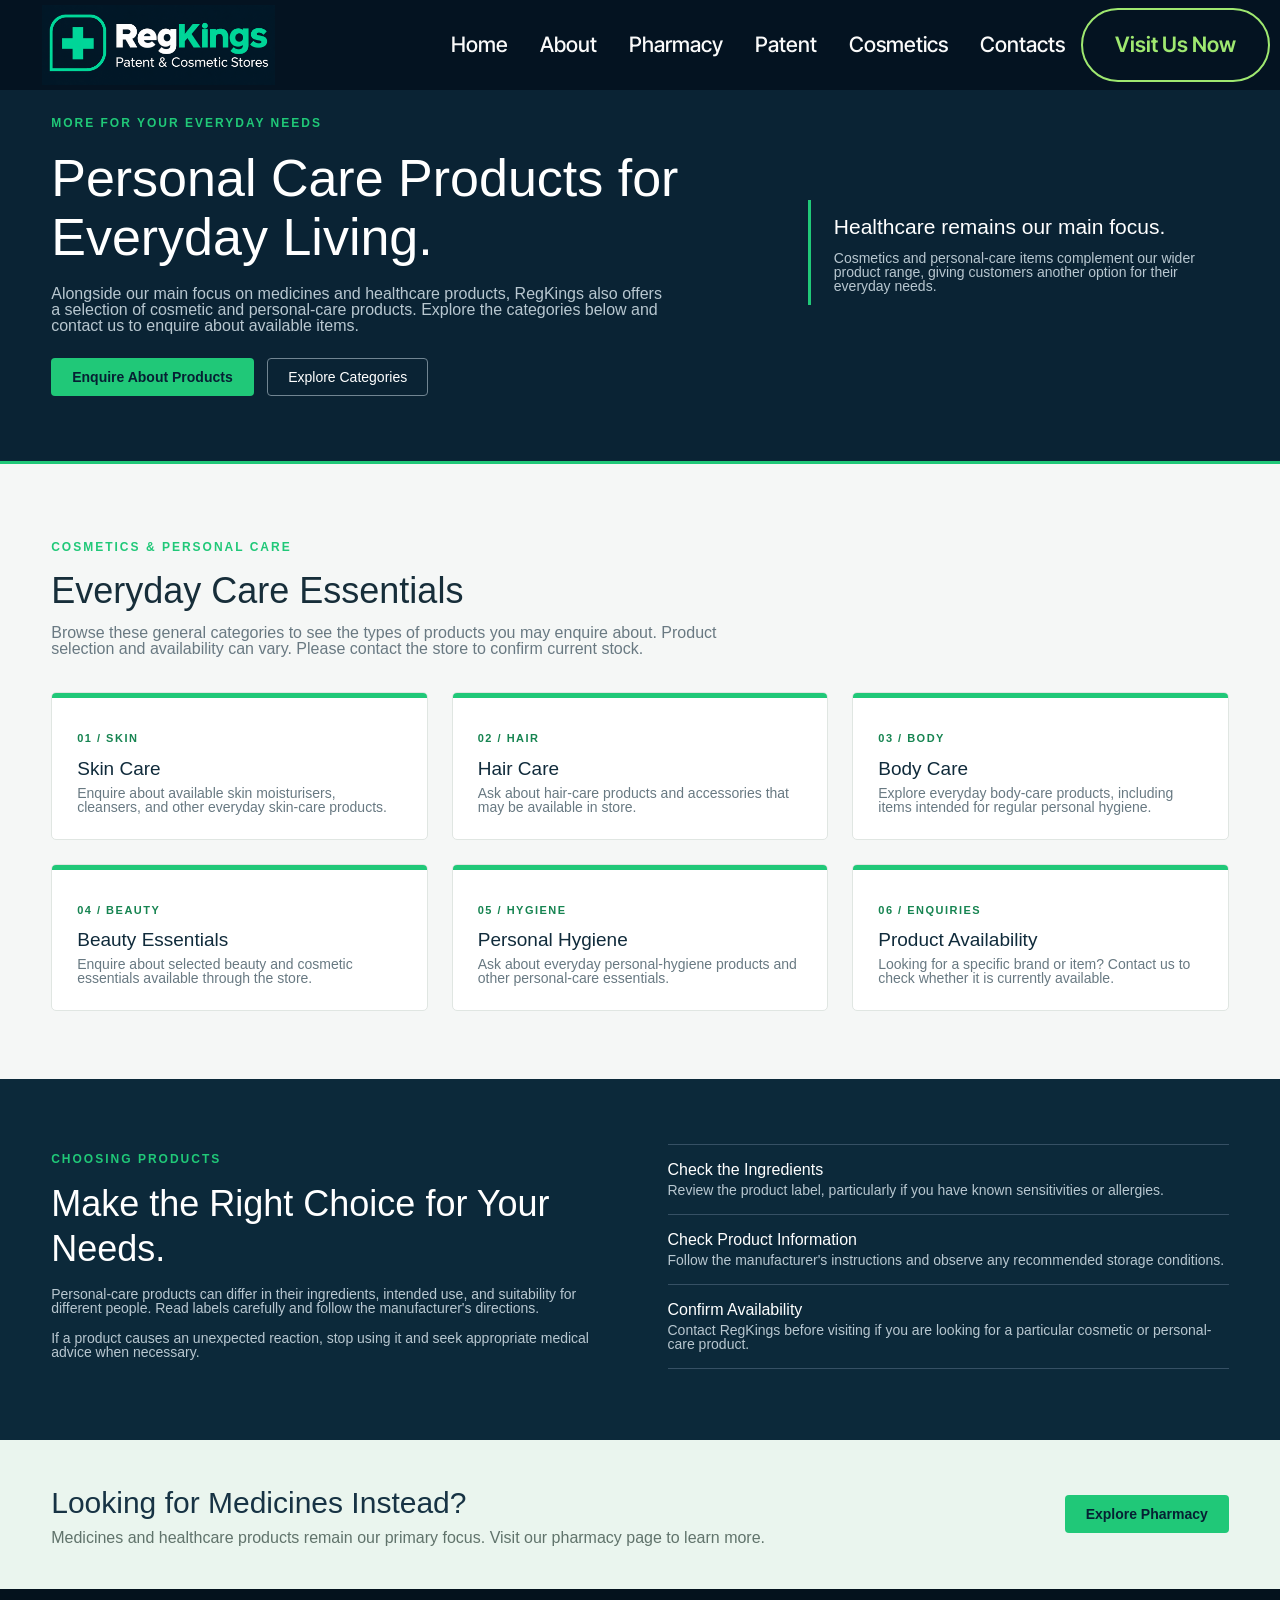
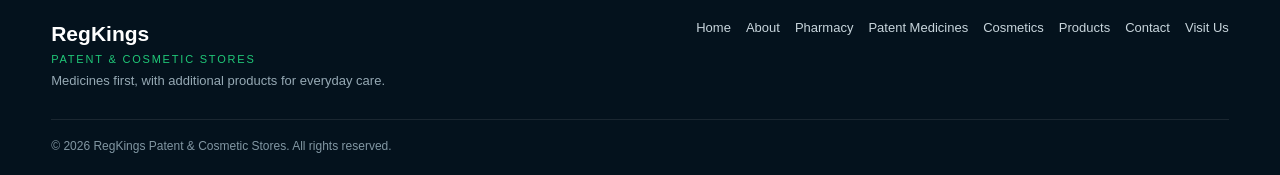
<file: cosmetics.html>
<!DOCTYPE html>
<html  >
<head>
  <!-- Site made with Mobirise Website Builder v6.0.6, https://mobirise.com -->
  <meta charset="UTF-8">
  <meta http-equiv="X-UA-Compatible" content="IE=edge">
  <meta name="generator" content="Mobirise v6.0.6, mobirise.com">
  <meta name="viewport" content="width=device-width, initial-scale=1, minimum-scale=1">
  <link rel="shortcut icon" href="assets/images/file-000000003c3081f4be8e1316f37bb81c-128x128.png" type="image/x-icon">
  <meta name="description" content="">
  
  
  <title>cosmetics</title>
  <link rel="stylesheet" href="assets/web/assets/mobirise-icons2/mobirise2.css">
  <link rel="stylesheet" href="assets/bootstrap/css/bootstrap.min.css">
  <link rel="stylesheet" href="assets/bootstrap/css/bootstrap-grid.min.css">
  <link rel="stylesheet" href="assets/bootstrap/css/bootstrap-reboot.min.css">
  <link rel="stylesheet" href="assets/animatecss/animate.css">
  <link rel="stylesheet" href="assets/dropdown/css/style.css">
  <link rel="stylesheet" href="assets/theme/css/style.css">
  <link rel="preload" href="https://fonts.googleapis.com/css?family=Inter+Tight:100,200,300,400,500,600,700,800,900,100i,200i,300i,400i,500i,600i,700i,800i,900i&display=swap" as="style" onload="this.onload=null;this.rel='stylesheet'">
  <noscript><link rel="stylesheet" href="https://fonts.googleapis.com/css?family=Inter+Tight:100,200,300,400,500,600,700,800,900,100i,200i,300i,400i,500i,600i,700i,800i,900i&display=swap"></noscript>
  <link rel="preload" as="style" href="assets/mobirise/css/mbr-additional.css?v=VbrJFB"><link rel="stylesheet" href="assets/mobirise/css/mbr-additional.css?v=VbrJFB" type="text/css">

  
  
  
</head>
<body>
  
  <section data-bs-version="5.1" class="menu menu6 cid-vzrADbYwt4" once="menu" id="menu06-f">
	

	<nav class="navbar navbar-dropdown opacityScrollOff navbar-fixed-top navbar-expand-lg">
		<div class="container">
			<div class="navbar-brand">
				<span class="navbar-logo">
					<a href="https://mobiri.se">
						<img src="assets/images/regkings-pharmacy-logo-460x158.png" alt="Mobirise Website Builder" style="height: 5rem;">
					</a>
				</span>
				
			</div>
			<button class="navbar-toggler" type="button" data-toggle="collapse" data-bs-toggle="collapse" data-target="#navbarSupportedContent" data-bs-target="#navbarSupportedContent" aria-controls="navbarNavAltMarkup" aria-expanded="false" aria-label="Toggle navigation">
				<div class="hamburger">
					<span></span>
					<span></span>
					<span></span>
					<span></span>
				</div>
			</button>
			<div class="collapse navbar-collapse opacityScrollOff" id="navbarSupportedContent">
				<ul class="navbar-nav nav-dropdown" data-app-modern-menu="true"><li class="nav-item">
						<a class="nav-link link text-white text-primary display-4" href="index.html">Home</a>
					</li><li class="nav-item"><a class="nav-link link text-white text-primary display-4" href="about.html">About</a></li><li class="nav-item"><a class="nav-link link text-white text-primary display-4" href="pharmacy.html">Pharmacy</a></li><li class="nav-item"><a class="nav-link link text-white text-primary display-4" href="patents.html">Patent</a></li><li class="nav-item"><a class="nav-link link text-white text-primary display-4" href="cosmetics.html">Cosmetics</a></li>
					
					<li class="nav-item">
						<a class="nav-link link text-white text-primary display-4" href="contact.html">Contacts</a>
					</li></ul>
				
				<div class="navbar-buttons mbr-section-btn"><a class="btn btn-primary-outline display-4" href="visit.html">Visit Us Now</a></div>
			</div>
		</div>
	</nav>
</section>

<style class="cid-GG6BtiOQhw" id="header09-9" data-rv-view="122">
/* REGKINGS COSMETICS PAGE */
.regkings {
  --rk-navy: #071b2b;
  --rk-green: #20c878;
  --rk-white: #ffffff;
  --rk-muted: #b8c7d0;
  font-family: Arial, Helvetica, sans-serif;
  color: var(--rk-white);
  background: var(--rk-navy);
  line-height: 1.7;
  overflow: hidden;
}

.regkings * {
  box-sizing: border-box;
}

.regkings a {
  text-decoration: none;
}

.regkings .rk-container {
  width: 92%;
  max-width: 1180px;
  margin: auto;
}

.regkings .rk-brand {
  color: #fff;
  font-size: 21px;
  font-weight: 800;
  line-height: 1.25;
}

.regkings .rk-brand span {
  display: block;
  color: var(--rk-green);
  font-size: 11px;
  letter-spacing: 1.8px;
  margin-top: 5px;
}

/* INTRODUCTION */
.regkings .rk-intro {
  padding: 65px 0;
  background: #0a2334;
  border-bottom: 3px solid var(--rk-green);
}

.regkings .rk-breadcrumb {
  color: #a9bac5;
  font-size: 12px;
  margin-bottom: 23px;
}

.regkings .rk-breadcrumb a {
  color: var(--rk-green);
}

.regkings .rk-intro-grid {
  display: grid;
  grid-template-columns: 1.25fr .75fr;
  align-items: center;
  gap: 55px;
}

.regkings .rk-eyebrow {
  color: var(--rk-green);
  font-size: 12px;
  text-transform: uppercase;
  font-weight: 700;
  letter-spacing: 2px;
}

.regkings .rk-intro h1 {
  font-size: clamp(35px, 4.5vw, 52px);
  line-height: 1.15;
  color: #fff;
  margin: 13px 0 18px;
}

.regkings .rk-intro p {
  color: var(--rk-muted);
  margin: 0 0 24px;
  max-width: 620px;
}

.regkings .rk-intro-note {
  border-left: 3px solid var(--rk-green);
  padding: 12px 0 12px 23px;
}

.regkings .rk-intro-note h3 {
  color: #fff;
  font-size: 21px;
  line-height: 1.4;
  margin: 0 0 10px;
}

.regkings .rk-intro-note p {
  font-size: 14px;
  margin: 0;
}

/* BUTTONS */
.regkings .rk-btn {
  display: inline-block;
  background: var(--rk-green);
  color: #062033;
  padding: 12px 21px;
  border-radius: 4px;
  font-size: 14px;
  font-weight: 700;
  transition: background .2s ease;
}

.regkings .rk-btn:hover {
  background: #47df96;
}

.regkings .rk-outline {
  display: inline-block;
  color: #fff;
  border: 1px solid #718592;
  padding: 11px 20px;
  border-radius: 4px;
  margin-left: 9px;
  font-size: 14px;
}

.regkings .rk-outline:hover {
  color: var(--rk-green);
  border-color: var(--rk-green);
}

/* COSMETICS CATEGORIES */
.regkings .rk-section {
  padding: 68px 0;
}

.regkings .rk-section-light {
  background: #f5f7f6;
  color: #172e3a;
}

.regkings .rk-section-heading {
  max-width: 730px;
  margin-bottom: 35px;
}

.regkings .rk-section-heading h2 {
  font-size: clamp(27px, 3.5vw, 36px);
  line-height: 1.25;
  margin: 9px 0 12px;
}

.regkings .rk-section-heading p {
  color: #697982;
  margin: 0;
}

.regkings .rk-category-grid {
  display: grid;
  grid-template-columns: repeat(3, minmax(0, 1fr));
  gap: 24px;
}

.regkings .rk-category {
  background: #fff;
  border: 1px solid #e0e6e2;
  border-radius: 5px;
  overflow: hidden;
  transition: border-color .2s ease;
}

.regkings .rk-category:hover {
  border-color: #8bcfae;
}

.regkings .rk-category-top {
  height: 5px;
  background: var(--rk-green);
}

.regkings .rk-category-content {
  padding: 25px;
}

.regkings .rk-category-label {
  color: #168451;
  font-size: 11px;
  font-weight: 800;
  letter-spacing: 1.5px;
  text-transform: uppercase;
}

.regkings .rk-category h3 {
  color: #102b3b;
  font-size: 19px;
  margin: 8px 0;
}

.regkings .rk-category p {
  color: #687982;
  font-size: 14px;
  margin: 0;
}

/* SHOPPING INFORMATION */
.regkings .rk-info {
  padding: 65px 0;
  background: #0c293a;
}

.regkings .rk-info-grid {
  display: grid;
  grid-template-columns: 1fr 1fr;
  gap: 55px;
  align-items: start;
}

.regkings .rk-info h2 {
  color: #fff;
  font-size: clamp(27px, 3.5vw, 36px);
  line-height: 1.25;
  margin: 10px 0 16px;
}

.regkings .rk-info p {
  color: var(--rk-muted);
  font-size: 14px;
}

.regkings .rk-info-list {
  border-top: 1px solid #365064;
}

.regkings .rk-info-item {
  padding: 17px 0;
  border-bottom: 1px solid #365064;
}

.regkings .rk-info-item h3 {
  color: #fff;
  font-size: 16px;
  margin: 0 0 5px;
}

.regkings .rk-info-item p {
  margin: 0;
}

/* MEDICINES FIRST */
.regkings .rk-medicines {
  padding: 43px 0;
  background: #eaf5ee;
  color: #173344;
}

.regkings .rk-medicines-inner {
  display: flex;
  justify-content: space-between;
  align-items: center;
  gap: 25px;
}

.regkings .rk-medicines h2 {
  font-size: clamp(23px, 3vw, 30px);
  line-height: 1.3;
  margin: 0 0 8px;
}

.regkings .rk-medicines p {
  color: #60736b;
  margin: 0;
}

/* FOOTER */
.regkings .rk-footer {
  padding: 32px 0 18px;
  background: #04121d;
}

.regkings .rk-footer-top {
  display: flex;
  align-items: flex-start;
  justify-content: space-between;
  flex-wrap: wrap;
  gap: 25px;
}

.regkings .rk-footer p {
  color: #96a9b4;
  font-size: 13px;
  margin: 9px 0;
}

.regkings .rk-footer-links {
  display: flex;
  flex-wrap: wrap;
  gap: 15px;
}

.regkings .rk-footer-links a {
  color: #c8d5dc;
  font-size: 13px;
}

.regkings .rk-footer-links a:hover {
  color: var(--rk-green);
}

.regkings .rk-copyright {
  margin-top: 23px;
  padding-top: 16px;
  border-top: 1px solid rgba(255,255,255,.09);
  color: #8297a3;
  font-size: 12px;
}

/* RESPONSIVE LAYOUT */
@media (max-width: 1000px) {
  .regkings .rk-category-grid {
    grid-template-columns: repeat(2, minmax(0, 1fr));
  }
}

@media (max-width: 760px) {
  .regkings .rk-intro {
    padding: 45px 0;
  }

  .regkings .rk-intro-grid,
  .regkings .rk-info-grid {
    grid-template-columns: 1fr;
    gap: 28px;
  }

  .regkings .rk-section {
    padding: 48px 0;
  }

  .regkings .rk-category-grid {
    grid-template-columns: 1fr;
  }

  .regkings .rk-medicines-inner {
    flex-direction: column;
    align-items: flex-start;
  }

  .regkings .rk-outline {
    margin: 12px 0 0;
  }
}
</style><div class="regkings cid-GG6BtiOQhw" id="header09-9" data-rv-view="122">

  <!-- INTRODUCTION -->
  <section data-bs-version="5.1" class="rk-intro">
    <div class="rk-container">

      <div class="rk-breadcrumb">
        <a href="home.html">Home</a> &nbsp;/&nbsp; Cosmetics
      </div>

      <div class="rk-intro-grid">
        <div>
          <span class="rk-eyebrow">More for Your Everyday Needs</span>

          <h1>Personal Care Products for Everyday Living.</h1>

          <p>
            Alongside our main focus on medicines and healthcare products,
            RegKings also offers a selection of cosmetic and personal-care
            products. Explore the categories below and contact us to enquire
            about available items.
          </p>

          <a href="contact.html" class="rk-btn">Enquire About Products</a>
          <a href="pharmacy.html" class="rk-outline">Explore Categories</a>
        </div>

        <div class="rk-intro-note">
          <h3>Healthcare remains our main focus.</h3>
          <p>
            Cosmetics and personal-care items complement our wider product
            range, giving customers another option for their everyday needs.
          </p>
        </div>
      </div>

    </div>
  </section>

  <!-- COSMETICS CATEGORIES -->
  <section class="rk-section rk-section-light" id="rk-categories">
    <div class="rk-container">

      <div class="rk-section-heading">
        <span class="rk-eyebrow">Cosmetics &amp; Personal Care</span>
        <h2>Everyday Care Essentials</h2>
        <p>
          Browse these general categories to see the types of products you
          may enquire about. Product selection and availability can vary.
          Please contact the store to confirm current stock.
        </p>
      </div>

      <div class="rk-category-grid">

        <article class="rk-category">
          <div class="rk-category-top"></div>
          <div class="rk-category-content">
            <span class="rk-category-label">01 / Skin</span>
            <h3>Skin Care</h3>
            <p>
              Enquire about available skin moisturisers, cleansers, and
              other everyday skin-care products.
            </p>
          </div>
        </article>

        <article class="rk-category">
          <div class="rk-category-top"></div>
          <div class="rk-category-content">
            <span class="rk-category-label">02 / Hair</span>
            <h3>Hair Care</h3>
            <p>
              Ask about hair-care products and accessories that may be
              available in store.
            </p>
          </div>
        </article>

        <article class="rk-category">
          <div class="rk-category-top"></div>
          <div class="rk-category-content">
            <span class="rk-category-label">03 / Body</span>
            <h3>Body Care</h3>
            <p>
              Explore everyday body-care products, including items intended
              for regular personal hygiene.
            </p>
          </div>
        </article>

        <article class="rk-category">
          <div class="rk-category-top"></div>
          <div class="rk-category-content">
            <span class="rk-category-label">04 / Beauty</span>
            <h3>Beauty Essentials</h3>
            <p>
              Enquire about selected beauty and cosmetic essentials available
              through the store.
            </p>
          </div>
        </article>

        <article class="rk-category">
          <div class="rk-category-top"></div>
          <div class="rk-category-content">
            <span class="rk-category-label">05 / Hygiene</span>
            <h3>Personal Hygiene</h3>
            <p>
              Ask about everyday personal-hygiene products and other
              personal-care essentials.
            </p>
          </div>
        </article>

        <article class="rk-category">
          <div class="rk-category-top"></div>
          <div class="rk-category-content">
            <span class="rk-category-label">06 / Enquiries</span>
            <h3>Product Availability</h3>
            <p>
              Looking for a specific brand or item? Contact us to check
              whether it is currently available.
            </p>
          </div>
        </article>

      </div>
    </div>
  </section>

  <!-- CUSTOMER INFORMATION -->
  <section class="rk-info">
    <div class="rk-container rk-info-grid">

      <div>
        <span class="rk-eyebrow">Choosing Products</span>
        <h2>Make the Right Choice for Your Needs.</h2>
        <p>
          Personal-care products can differ in their ingredients, intended
          use, and suitability for different people. Read labels carefully
          and follow the manufacturer's directions.
        </p>
        <p>
          If a product causes an unexpected reaction, stop using it and seek
          appropriate medical advice when necessary.
        </p>
      </div>

      <div class="rk-info-list">

        <div class="rk-info-item">
          <h3>Check the Ingredients</h3>
          <p>
            Review the product label, particularly if you have known
            sensitivities or allergies.
          </p>
        </div>

        <div class="rk-info-item">
          <h3>Check Product Information</h3>
          <p>
            Follow the manufacturer's instructions and observe any
            recommended storage conditions.
          </p>
        </div>

        <div class="rk-info-item">
          <h3>Confirm Availability</h3>
          <p>
            Contact RegKings before visiting if you are looking for a
            particular cosmetic or personal-care product.
          </p>
        </div>

      </div>
    </div>
  </section>

  <!-- MEDICINES REMAIN THE MAIN BUSINESS -->
  <section class="rk-medicines">
    <div class="rk-container rk-medicines-inner">

      <div>
        <h2>Looking for Medicines Instead?</h2>
        <p>
          Medicines and healthcare products remain our primary focus.
          Visit our pharmacy page to learn more.
        </p>
      </div>

      <a href="pharmacy.html" class="rk-btn">Explore Pharmacy</a>

    </div>
  </section>

  <!-- FOOTER -->
  <footer class="rk-footer">
    <div class="rk-container">

      <div class="rk-footer-top">
        <div>
          <a href="home.html" class="rk-brand">
            RegKings
            <span>PATENT &amp; COSMETIC STORES</span>
          </a>
          <p>
            Medicines first, with additional products for everyday care.
          </p>
        </div>

        <nav class="rk-footer-links" aria-label="Footer navigation">
          <a href="index.html">Home</a>
          <a href="about.html">About</a>
          <a href="pharmacy.html">Pharmacy</a>
          <a href="patents.html">Patent Medicines</a>
          <a href="cosmetics.html">Cosmetics</a>
          <a href="products.html">Products</a>
          <a href="contact.html">Contact</a>
          <a href="visit.html">Visit Us</a>
        </nav>
      </div>

      <div class="rk-copyright">
        © <span id="rk-year">2026</span>
        RegKings Patent &amp; Cosmetic Stores. All rights reserved.
      </div>

    </div>
  </footer>

</div><script class="cid-GG6BtiOQhw" id="header09-9" data-rv-view="122">
(function () {
  var year = document.getElementById("rk-year");

  if (year) {
    year.textContent = new Date().getFullYear();
  }
})();
</script>


<script src="assets/bootstrap/js/bootstrap.bundle.min.js"></script>
  <script src="assets/smoothscroll/smooth-scroll.js"></script>
  <script src="assets/ytplayer/index.js"></script>
  <script src="assets/dropdown/js/navbar-dropdown.js"></script>
  <script src="assets/theme/js/script.js"></script>
  
  
  
 <div id="scrollToTop" class="scrollToTop mbr-arrow-up"><a style="text-align: center;"><i class="mbr-arrow-up-icon mbr-arrow-up-icon-cm cm-icon cm-icon-smallarrow-up"></i></a></div>
    <input name="animation" type="hidden">
  </body>
</html>
</file>
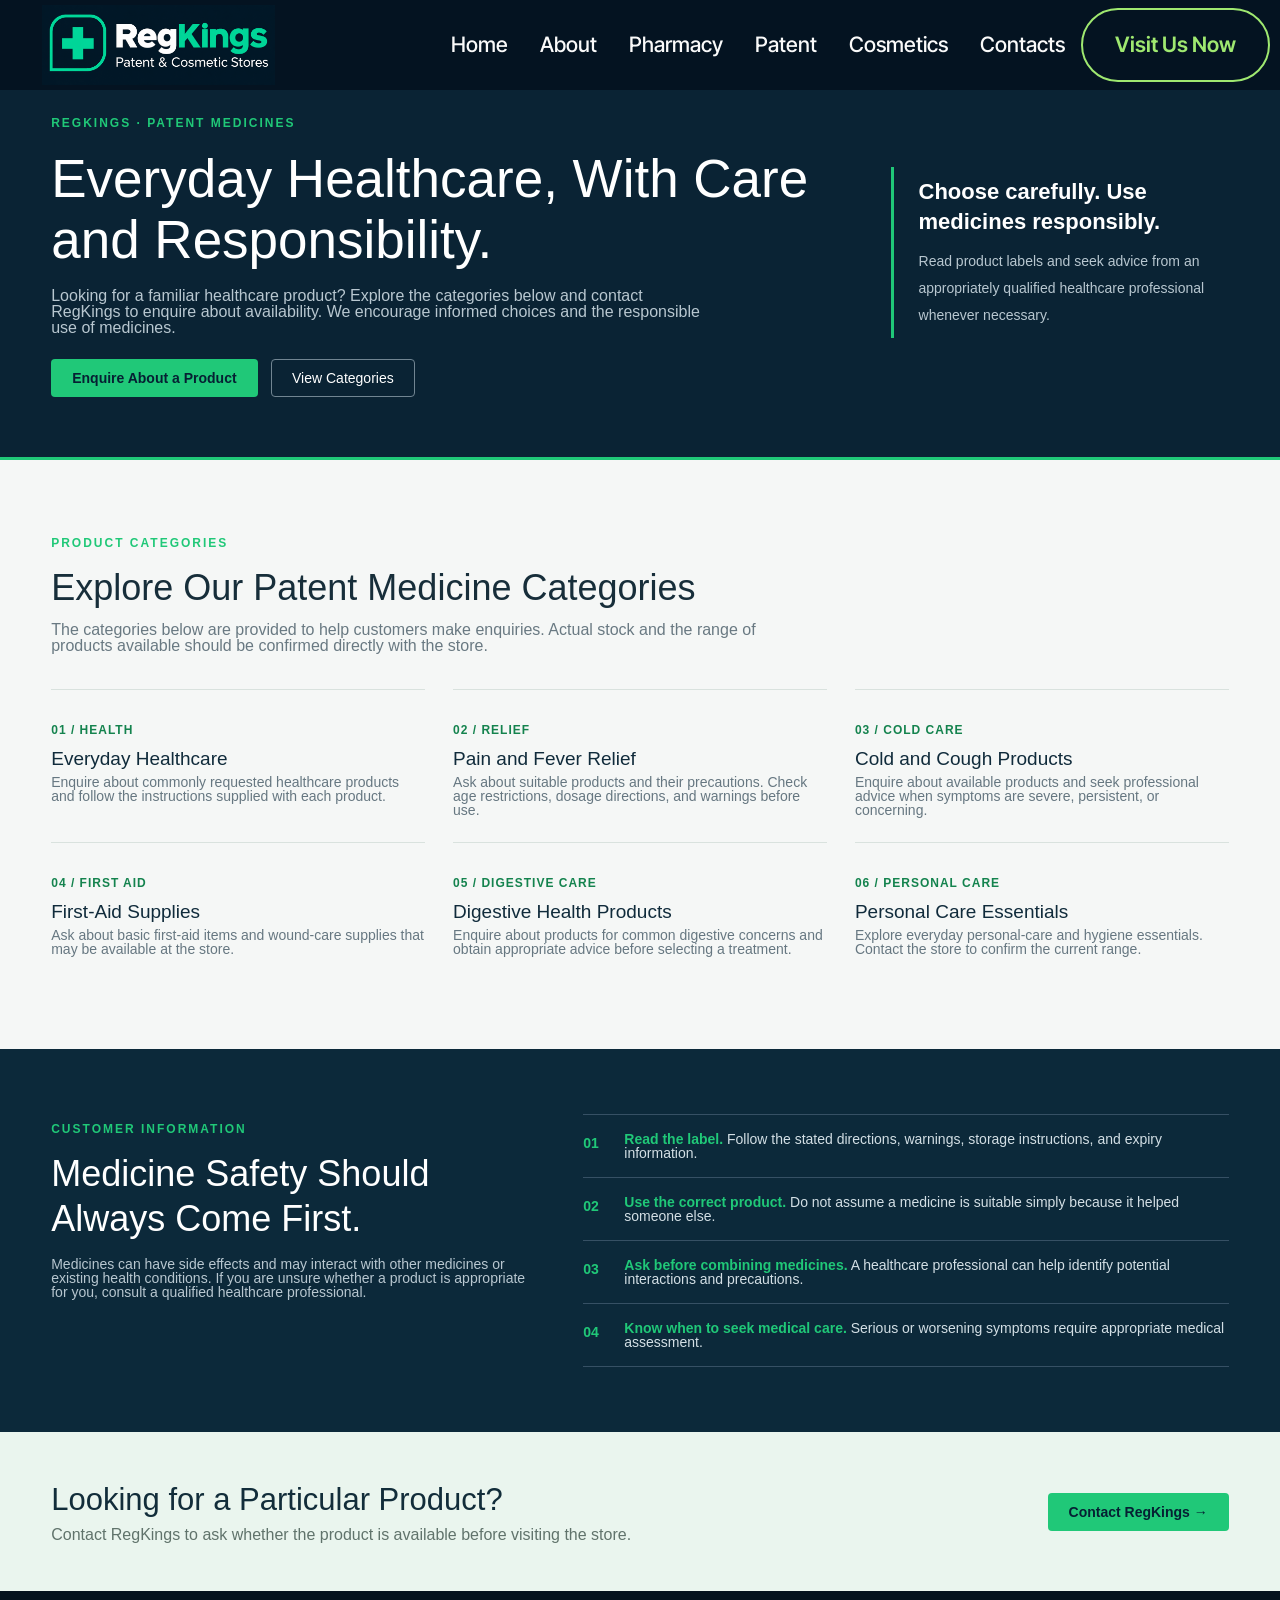
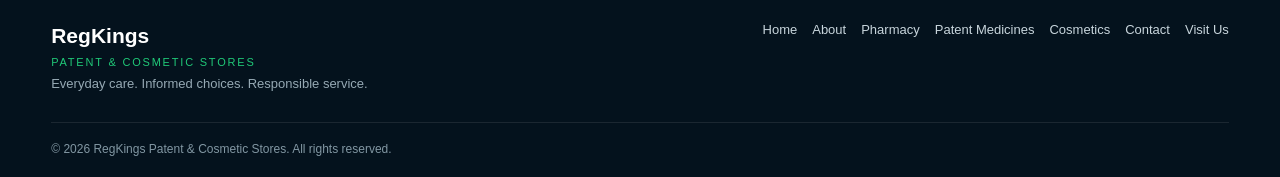
<file: patents.html>
<!DOCTYPE html>
<html  >
<head>
  <!-- Site made with Mobirise Website Builder v6.0.6, https://mobirise.com -->
  <meta charset="UTF-8">
  <meta http-equiv="X-UA-Compatible" content="IE=edge">
  <meta name="generator" content="Mobirise v6.0.6, mobirise.com">
  <meta name="viewport" content="width=device-width, initial-scale=1, minimum-scale=1">
  <link rel="shortcut icon" href="assets/images/file-000000003c3081f4be8e1316f37bb81c-128x128.png" type="image/x-icon">
  <meta name="description" content="">
  
  
  <title>patents</title>
  <link rel="stylesheet" href="assets/web/assets/mobirise-icons2/mobirise2.css">
  <link rel="stylesheet" href="assets/bootstrap/css/bootstrap.min.css">
  <link rel="stylesheet" href="assets/bootstrap/css/bootstrap-grid.min.css">
  <link rel="stylesheet" href="assets/bootstrap/css/bootstrap-reboot.min.css">
  <link rel="stylesheet" href="assets/animatecss/animate.css">
  <link rel="stylesheet" href="assets/dropdown/css/style.css">
  <link rel="stylesheet" href="assets/theme/css/style.css">
  <link rel="preload" href="https://fonts.googleapis.com/css?family=Inter+Tight:100,200,300,400,500,600,700,800,900,100i,200i,300i,400i,500i,600i,700i,800i,900i&display=swap" as="style" onload="this.onload=null;this.rel='stylesheet'">
  <noscript><link rel="stylesheet" href="https://fonts.googleapis.com/css?family=Inter+Tight:100,200,300,400,500,600,700,800,900,100i,200i,300i,400i,500i,600i,700i,800i,900i&display=swap"></noscript>
  <link rel="preload" as="style" href="assets/mobirise/css/mbr-additional.css?v=4mWmvL"><link rel="stylesheet" href="assets/mobirise/css/mbr-additional.css?v=4mWmvL" type="text/css">

  
  
  
</head>
<body>
  
  <section data-bs-version="5.1" class="menu menu6 cid-vzrADbYwt4" once="menu" id="menu06-f">
	

	<nav class="navbar navbar-dropdown opacityScrollOff navbar-fixed-top navbar-expand-lg">
		<div class="container">
			<div class="navbar-brand">
				<span class="navbar-logo">
					<a href="https://mobiri.se">
						<img src="assets/images/regkings-pharmacy-logo-460x158.png" alt="Mobirise Website Builder" style="height: 5rem;">
					</a>
				</span>
				
			</div>
			<button class="navbar-toggler" type="button" data-toggle="collapse" data-bs-toggle="collapse" data-target="#navbarSupportedContent" data-bs-target="#navbarSupportedContent" aria-controls="navbarNavAltMarkup" aria-expanded="false" aria-label="Toggle navigation">
				<div class="hamburger">
					<span></span>
					<span></span>
					<span></span>
					<span></span>
				</div>
			</button>
			<div class="collapse navbar-collapse opacityScrollOff" id="navbarSupportedContent">
				<ul class="navbar-nav nav-dropdown" data-app-modern-menu="true"><li class="nav-item">
						<a class="nav-link link text-white text-primary display-4" href="index.html">Home</a>
					</li><li class="nav-item"><a class="nav-link link text-white text-primary display-4" href="about.html">About</a></li><li class="nav-item"><a class="nav-link link text-white text-primary display-4" href="pharmacy.html">Pharmacy</a></li><li class="nav-item"><a class="nav-link link text-white text-primary display-4" href="patents.html">Patent</a></li><li class="nav-item"><a class="nav-link link text-white text-primary display-4" href="cosmetics.html">Cosmetics</a></li>
					
					<li class="nav-item">
						<a class="nav-link link text-white text-primary display-4" href="contact.html">Contacts</a>
					</li></ul>
				
				<div class="navbar-buttons mbr-section-btn"><a class="btn btn-primary-outline display-4" href="visit.html">Visit Us Now</a></div>
			</div>
		</div>
	</nav>
</section>

<style class="cid-GG6BpssD3O" id="header09-8" data-rv-view="119">
/* REGKINGS PATENT MEDICINES PAGE */
.regkings {
  --rk-navy: #071b2b;
  --rk-green: #20c878;
  --rk-white: #ffffff;
  --rk-muted: #b8c7d0;
  font-family: Arial, Helvetica, sans-serif;
  color: var(--rk-white);
  background: var(--rk-navy);
  line-height: 1.7;
  overflow: hidden;
}

.regkings * {
  box-sizing: border-box;
}

.regkings a {
  text-decoration: none;
}

.regkings .rk-container {
  width: 92%;
  max-width: 1180px;
  margin: auto;
}

/* FOOTER BRAND */
.regkings .rk-brand {
  color: #fff;
  font-size: 21px;
  font-weight: 800;
  line-height: 1.25;
}

.regkings .rk-brand span {
  display: block;
  color: var(--rk-green);
  font-size: 11px;
  letter-spacing: 1.8px;
  margin-top: 5px;
}

/* PAGE INTRODUCTION */
.regkings .rk-page-intro {
  padding: 66px 0 60px;
  background: #0a2334;
  border-bottom: 3px solid var(--rk-green);
}

.regkings .rk-breadcrumb {
  font-size: 12px;
  color: #a9bac5;
  margin-bottom: 22px;
}

.regkings .rk-breadcrumb a {
  color: var(--rk-green);
}

.regkings .rk-intro-grid {
  display: grid;
  grid-template-columns: 1.4fr .6fr;
  align-items: center;
  gap: 50px;
}

.regkings .rk-eyebrow {
  color: var(--rk-green);
  font-size: 12px;
  text-transform: uppercase;
  font-weight: 700;
  letter-spacing: 2px;
}

.regkings .rk-page-intro h1 {
  color: #fff;
  font-size: clamp(34px, 4.5vw, 53px);
  line-height: 1.15;
  margin: 13px 0 18px;
}

.regkings .rk-page-intro p {
  color: var(--rk-muted);
  max-width: 650px;
  margin: 0 0 23px;
}

.regkings .rk-intro-mark {
  border-left: 3px solid var(--rk-green);
  padding: 10px 0 10px 25px;
}

.regkings .rk-intro-mark strong {
  display: block;
  font-size: 22px;
  color: #fff;
  line-height: 1.35;
  margin-bottom: 10px;
}

.regkings .rk-intro-mark span {
  color: var(--rk-muted);
  font-size: 14px;
}

/* BUTTONS */
.regkings .rk-btn {
  display: inline-block;
  background: var(--rk-green);
  color: #062033;
  padding: 12px 21px;
  border-radius: 4px;
  font-size: 14px;
  font-weight: 700;
  transition: background .2s ease;
}

.regkings .rk-btn:hover {
  background: #47df96;
}

.regkings .rk-outline-btn {
  display: inline-block;
  border: 1px solid #718592;
  color: #fff;
  padding: 11px 20px;
  border-radius: 4px;
  margin-left: 9px;
  font-size: 14px;
}

.regkings .rk-outline-btn:hover {
  border-color: var(--rk-green);
  color: var(--rk-green);
}

/* PRODUCT CATEGORIES */
.regkings .rk-section {
  padding: 68px 0;
}

.regkings .rk-section-light {
  background: #f5f7f6;
  color: #172e3a;
}

.regkings .rk-section-heading {
  max-width: 740px;
  margin-bottom: 35px;
}

.regkings .rk-section-heading h2 {
  color: inherit;
  font-size: clamp(27px, 3.5vw, 36px);
  line-height: 1.25;
  margin: 9px 0 12px;
}

.regkings .rk-section-heading p {
  color: #697982;
  margin: 0;
}

.regkings .rk-product-grid {
  display: grid;
  grid-template-columns: repeat(3, minmax(0, 1fr));
  gap: 0 28px;
}

.regkings .rk-product {
  padding: 25px 0;
  border-top: 1px solid #d9e2de;
}

.regkings .rk-product-number {
  color: #14834e;
  font-size: 12px;
  font-weight: 800;
  letter-spacing: 1px;
}

.regkings .rk-product h3 {
  color: #102b3b;
  font-size: 19px;
  margin: 7px 0;
}

.regkings .rk-product p {
  color: #667781;
  font-size: 14px;
  margin: 0;
}

/* RESPONSIBLE USE */
.regkings .rk-guidance {
  padding: 65px 0;
  background: #0c293a;
}

.regkings .rk-guidance-grid {
  display: grid;
  grid-template-columns: .85fr 1.15fr;
  gap: 55px;
  align-items: start;
}

.regkings .rk-guidance h2 {
  color: #fff;
  font-size: clamp(27px, 3.5vw, 36px);
  line-height: 1.25;
  margin: 10px 0 16px;
}

.regkings .rk-guidance p {
  color: var(--rk-muted);
  font-size: 14px;
}

.regkings .rk-guidance-list {
  border-top: 1px solid #365064;
}

.regkings .rk-guidance-item {
  display: flex;
  gap: 16px;
  padding: 17px 0;
  border-bottom: 1px solid #365064;
}

.regkings .rk-guidance-item strong {
  color: var(--rk-green);
  font-size: 14px;
  min-width: 25px;
}

.regkings .rk-guidance-item p {
  color: #d3dfe5;
  margin: 0;
}

/* ENQUIRY BANNER */
.regkings .rk-enquiry {
  padding: 48px 0;
  background: #eaf5ee;
  color: #122d3a;
}

.regkings .rk-enquiry-inner {
  display: flex;
  align-items: center;
  justify-content: space-between;
  gap: 25px;
}

.regkings .rk-enquiry h2 {
  font-size: clamp(23px, 3vw, 31px);
  margin: 0 0 7px;
  line-height: 1.3;
}

.regkings .rk-enquiry p {
  color: #60736b;
  margin: 0;
}

.regkings .rk-enquiry .rk-btn {
  flex-shrink: 0;
}

/* FOOTER */
.regkings .rk-footer {
  padding: 32px 0 18px;
  background: #04121d;
}

.regkings .rk-footer-top {
  display: flex;
  align-items: flex-start;
  justify-content: space-between;
  flex-wrap: wrap;
  gap: 25px;
}

.regkings .rk-footer p {
  color: #96a9b4;
  font-size: 13px;
  margin: 9px 0;
}

.regkings .rk-footer-links {
  display: flex;
  flex-wrap: wrap;
  gap: 15px;
}

.regkings .rk-footer-links a {
  color: #c8d5dc;
  font-size: 13px;
}

.regkings .rk-footer-links a:hover {
  color: var(--rk-green);
}

.regkings .rk-copyright {
  margin-top: 23px;
  padding-top: 16px;
  border-top: 1px solid rgba(255,255,255,.09);
  color: #8297a3;
  font-size: 12px;
}

/* RESPONSIVE LAYOUT */
@media (max-width: 1000px) {
  .regkings .rk-product-grid {
    grid-template-columns: repeat(2, minmax(0, 1fr));
  }
}

@media (max-width: 760px) {
  .regkings .rk-page-intro {
    padding: 45px 0;
  }

  .regkings .rk-intro-grid,
  .regkings .rk-guidance-grid {
    grid-template-columns: 1fr;
    gap: 28px;
  }

  .regkings .rk-intro-mark {
    margin-top: 5px;
  }

  .regkings .rk-section {
    padding: 48px 0;
  }

  .regkings .rk-product-grid {
    grid-template-columns: 1fr;
  }

  .regkings .rk-enquiry-inner {
    align-items: flex-start;
    flex-direction: column;
  }

  .regkings .rk-outline-btn {
    margin: 12px 0 0;
  }
}
</style><div class="regkings cid-GG6BpssD3O" id="header09-8" data-rv-view="119">

  <!-- PAGE INTRODUCTION -->
  <section data-bs-version="5.1" class="rk-page-intro">
    <div class="rk-container">

      <div class="rk-breadcrumb">
        <a href="home.html">Home</a> &nbsp;/&nbsp; Patent Medicines
      </div>

      <div class="rk-intro-grid">
        <div>
          <span class="rk-eyebrow">RegKings · Patent Medicines</span>

          <h1>Everyday Healthcare, With Care and Responsibility.</h1>

          <p>
            Looking for a familiar healthcare product? Explore the categories
            below and contact RegKings to enquire about availability. We
            encourage informed choices and the responsible use of medicines.
          </p>

          <a href="contact.html" class="rk-btn">Enquire About a Product</a>
          <a href="pharmacy.html" class="rk-outline-btn">View Categories</a>
        </div>

        <div class="rk-intro-mark">
          <strong>Choose carefully. Use medicines responsibly.</strong>
          <span>
            Read product labels and seek advice from an appropriately
            qualified healthcare professional whenever necessary.
          </span>
        </div>
      </div>

    </div>
  </section>

  <!-- PRODUCT RANGE -->
  <section class="rk-section rk-section-light" id="rk-range">
    <div class="rk-container">

      <div class="rk-section-heading">
        <span class="rk-eyebrow">Product Categories</span>
        <h2>Explore Our Patent Medicine Categories</h2>
        <p>
          The categories below are provided to help customers make enquiries.
          Actual stock and the range of products available should be confirmed
          directly with the store.
        </p>
      </div>

      <div class="rk-product-grid">

        <article class="rk-product">
          <span class="rk-product-number">01 / HEALTH</span>
          <h3>Everyday Healthcare</h3>
          <p>
            Enquire about commonly requested healthcare products and follow
            the instructions supplied with each product.
          </p>
        </article>

        <article class="rk-product">
          <span class="rk-product-number">02 / RELIEF</span>
          <h3>Pain and Fever Relief</h3>
          <p>
            Ask about suitable products and their precautions. Check age
            restrictions, dosage directions, and warnings before use.
          </p>
        </article>

        <article class="rk-product">
          <span class="rk-product-number">03 / COLD CARE</span>
          <h3>Cold and Cough Products</h3>
          <p>
            Enquire about available products and seek professional advice
            when symptoms are severe, persistent, or concerning.
          </p>
        </article>

        <article class="rk-product">
          <span class="rk-product-number">04 / FIRST AID</span>
          <h3>First-Aid Supplies</h3>
          <p>
            Ask about basic first-aid items and wound-care supplies that
            may be available at the store.
          </p>
        </article>

        <article class="rk-product">
          <span class="rk-product-number">05 / DIGESTIVE CARE</span>
          <h3>Digestive Health Products</h3>
          <p>
            Enquire about products for common digestive concerns and obtain
            appropriate advice before selecting a treatment.
          </p>
        </article>

        <article class="rk-product">
          <span class="rk-product-number">06 / PERSONAL CARE</span>
          <h3>Personal Care Essentials</h3>
          <p>
            Explore everyday personal-care and hygiene essentials. Contact
            the store to confirm the current range.
          </p>
        </article>

      </div>

    </div>
  </section>

  <!-- RESPONSIBLE USE -->
  <section class="rk-guidance">
    <div class="rk-container rk-guidance-grid">

      <div>
        <span class="rk-eyebrow">Customer Information</span>
        <h2>Medicine Safety Should Always Come First.</h2>
        <p>
          Medicines can have side effects and may interact with other
          medicines or existing health conditions. If you are unsure whether
          a product is appropriate for you, consult a qualified healthcare
          professional.
        </p>
      </div>

      <div class="rk-guidance-list">

        <div class="rk-guidance-item">
          <strong>01</strong>
          <p>
            <strong>Read the label.</strong> Follow the stated directions, warnings,
            storage instructions, and expiry information.
          </p>
        </div>

        <div class="rk-guidance-item">
          <strong>02</strong>
          <p>
            <strong>Use the correct product.</strong> Do not assume a medicine is
            suitable simply because it helped someone else.
          </p>
        </div>

        <div class="rk-guidance-item">
          <strong>03</strong>
          <p>
            <strong>Ask before combining medicines.</strong> A healthcare professional
            can help identify potential interactions and precautions.
          </p>
        </div>

        <div class="rk-guidance-item">
          <strong>04</strong>
          <p>
            <strong>Know when to seek medical care.</strong> Serious or worsening
            symptoms require appropriate medical assessment.
          </p>
        </div>

      </div>

    </div>
  </section>

  <!-- PRODUCT ENQUIRY -->
  <section class="rk-enquiry">
    <div class="rk-container rk-enquiry-inner">

      <div>
        <h2>Looking for a Particular Product?</h2>
        <p>
          Contact RegKings to ask whether the product is available before
          visiting the store.
        </p>
      </div>

      <a href="contact.html" class="rk-btn">Contact RegKings →</a>

    </div>
  </section>

  <!-- FOOTER -->
  <footer class="rk-footer">
    <div class="rk-container">

      <div class="rk-footer-top">
        <div>
          <a href="home.html" class="rk-brand">
            RegKings
            <span>PATENT &amp; COSMETIC STORES</span>
          </a>
          <p>Everyday care. Informed choices. Responsible service.</p>
        </div>

        <nav class="rk-footer-links" aria-label="Footer navigation">
          <a href="index.html">Home</a>
          <a href="about.html">About</a>
          <a href="pharmacy.html">Pharmacy</a>
          <a href="patents.html">Patent Medicines</a>
          <a href="cosmetics.html">Cosmetics</a>
          <a href="contact.html">Contact</a>
          <a href="visit.html">Visit Us</a>
        </nav>
      </div>

      <div class="rk-copyright">
        © <span id="rk-year">2026</span>
        RegKings Patent &amp; Cosmetic Stores. All rights reserved.
      </div>

    </div>
  </footer>

</div><script class="cid-GG6BpssD3O" id="header09-8" data-rv-view="119">
(function () {
  var year = document.getElementById("rk-year");

  if (year) {
    year.textContent = new Date().getFullYear();
  }
})();
</script>


<script src="assets/bootstrap/js/bootstrap.bundle.min.js"></script>
  <script src="assets/smoothscroll/smooth-scroll.js"></script>
  <script src="assets/ytplayer/index.js"></script>
  <script src="assets/dropdown/js/navbar-dropdown.js"></script>
  <script src="assets/theme/js/script.js"></script>
  
  
  
 <div id="scrollToTop" class="scrollToTop mbr-arrow-up"><a style="text-align: center;"><i class="mbr-arrow-up-icon mbr-arrow-up-icon-cm cm-icon cm-icon-smallarrow-up"></i></a></div>
    <input name="animation" type="hidden">
  </body>
</html>
</file>
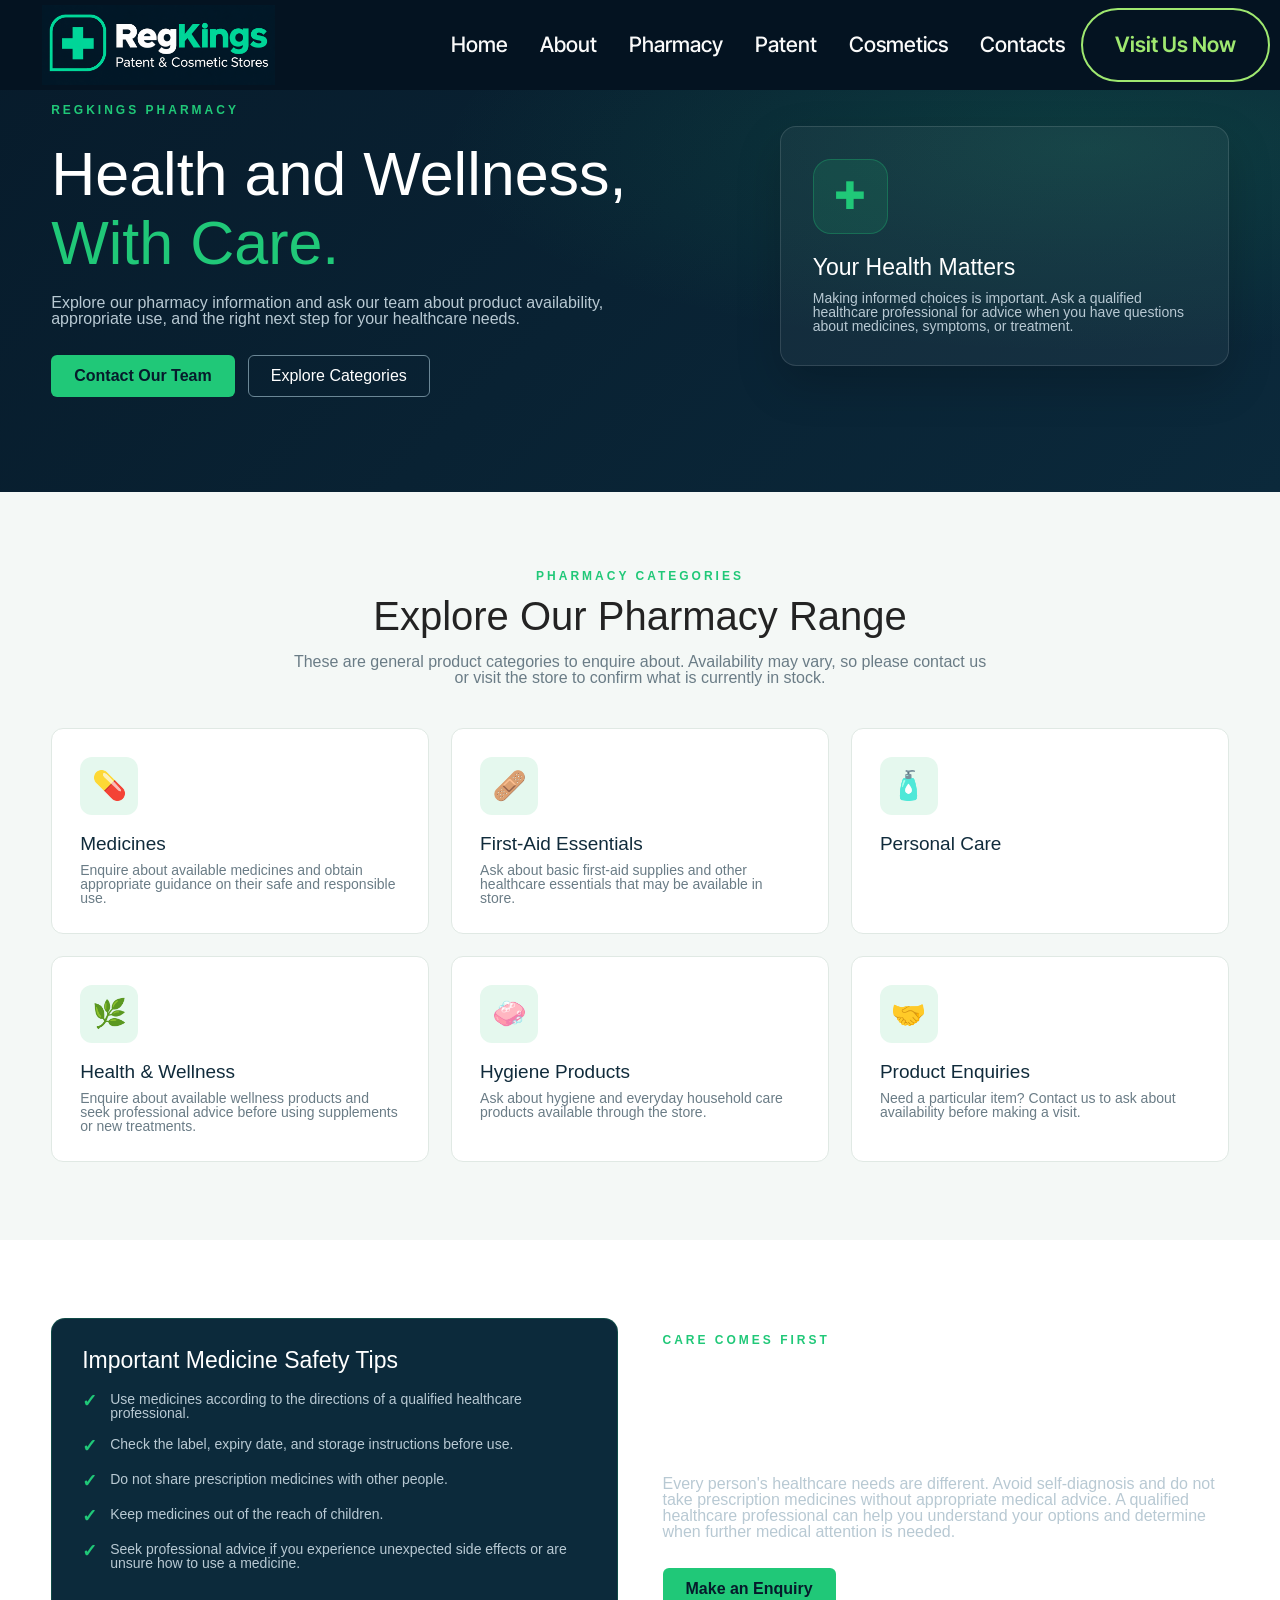
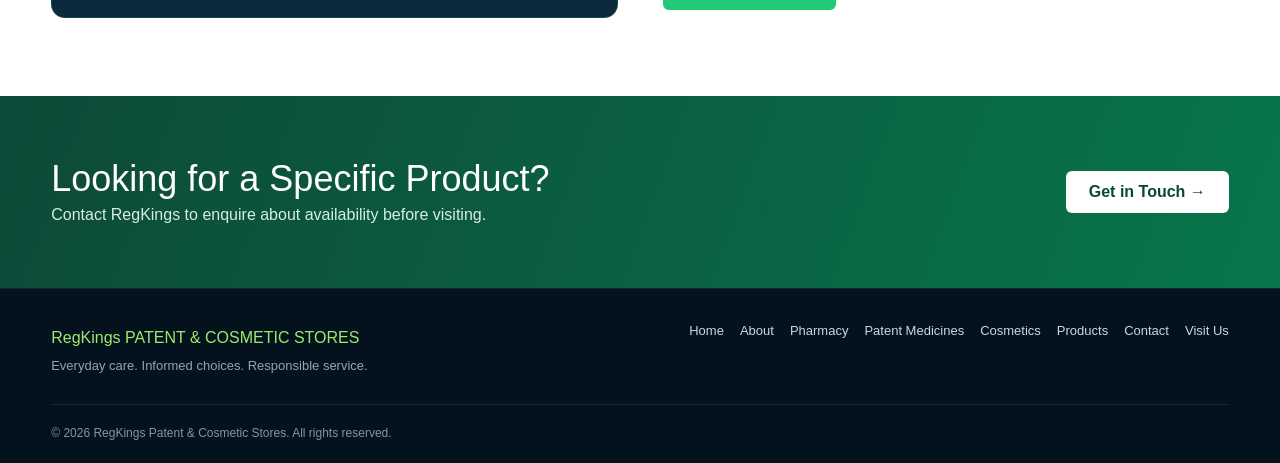
<file: pharmacy.html>
<!DOCTYPE html>
<html  >
<head>
  <!-- Site made with Mobirise Website Builder v6.0.6, https://mobirise.com -->
  <meta charset="UTF-8">
  <meta http-equiv="X-UA-Compatible" content="IE=edge">
  <meta name="generator" content="Mobirise v6.0.6, mobirise.com">
  <meta name="viewport" content="width=device-width, initial-scale=1, minimum-scale=1">
  <link rel="shortcut icon" href="assets/images/file-000000003c3081f4be8e1316f37bb81c-128x128.png" type="image/x-icon">
  <meta name="description" content="">
  
  
  <title>pharmacy</title>
  <link rel="stylesheet" href="assets/web/assets/mobirise-icons2/mobirise2.css">
  <link rel="stylesheet" href="assets/bootstrap/css/bootstrap.min.css">
  <link rel="stylesheet" href="assets/bootstrap/css/bootstrap-grid.min.css">
  <link rel="stylesheet" href="assets/bootstrap/css/bootstrap-reboot.min.css">
  <link rel="stylesheet" href="assets/animatecss/animate.css">
  <link rel="stylesheet" href="assets/dropdown/css/style.css">
  <link rel="stylesheet" href="assets/theme/css/style.css">
  <link rel="preload" href="https://fonts.googleapis.com/css?family=Inter+Tight:100,200,300,400,500,600,700,800,900,100i,200i,300i,400i,500i,600i,700i,800i,900i&display=swap" as="style" onload="this.onload=null;this.rel='stylesheet'">
  <noscript><link rel="stylesheet" href="https://fonts.googleapis.com/css?family=Inter+Tight:100,200,300,400,500,600,700,800,900,100i,200i,300i,400i,500i,600i,700i,800i,900i&display=swap"></noscript>
  <link rel="preload" as="style" href="assets/mobirise/css/mbr-additional.css?v=YpkyJi"><link rel="stylesheet" href="assets/mobirise/css/mbr-additional.css?v=YpkyJi" type="text/css">

  
  
  
</head>
<body>
  
  <section data-bs-version="5.1" class="menu menu6 cid-vzrADbYwt4" once="menu" id="menu06-f">
	

	<nav class="navbar navbar-dropdown opacityScrollOff navbar-fixed-top navbar-expand-lg">
		<div class="container">
			<div class="navbar-brand">
				<span class="navbar-logo">
					<a href="https://mobiri.se">
						<img src="assets/images/regkings-pharmacy-logo-460x158.png" alt="Mobirise Website Builder" style="height: 5rem;">
					</a>
				</span>
				
			</div>
			<button class="navbar-toggler" type="button" data-toggle="collapse" data-bs-toggle="collapse" data-target="#navbarSupportedContent" data-bs-target="#navbarSupportedContent" aria-controls="navbarNavAltMarkup" aria-expanded="false" aria-label="Toggle navigation">
				<div class="hamburger">
					<span></span>
					<span></span>
					<span></span>
					<span></span>
				</div>
			</button>
			<div class="collapse navbar-collapse opacityScrollOff" id="navbarSupportedContent">
				<ul class="navbar-nav nav-dropdown" data-app-modern-menu="true"><li class="nav-item">
						<a class="nav-link link text-white text-primary display-4" href="index.html">Home</a>
					</li><li class="nav-item"><a class="nav-link link text-white text-primary display-4" href="about.html">About</a></li><li class="nav-item"><a class="nav-link link text-white text-primary display-4" href="pharmacy.html">Pharmacy</a></li><li class="nav-item"><a class="nav-link link text-white text-primary display-4" href="patents.html">Patent</a></li><li class="nav-item"><a class="nav-link link text-white text-primary display-4" href="cosmetics.html">Cosmetics</a></li>
					
					<li class="nav-item">
						<a class="nav-link link text-white text-primary display-4" href="contact.html">Contacts</a>
					</li></ul>
				
				<div class="navbar-buttons mbr-section-btn"><a class="btn btn-primary-outline display-4" href="visit.html">Visit Us Now</a></div>
			</div>
		</div>
	</nav>
</section>

<style class="cid-GG6BbHZWFp" id="header09-7" data-rv-view="116">
/* REGKINGS PHARMACY PAGE */
.regkings {
  --rk-navy: #071b2b;
  --rk-green: #20c878;
  --rk-light: #f4f8f6;
  --rk-muted: #b8c9d3;
  font-family: Arial, Helvetica, sans-serif;
  color: var(--rk-light);
  background: var(--rk-navy);
  line-height: 1.7;
  overflow: hidden;
}

.regkings * {
  box-sizing: border-box;
}

.regkings a {
  text-decoration: none;
}

.regkings .rk-container {
  width: 92%;
  max-width: 1180px;
  margin: auto;
}

/* BUTTONS */
.regkings .rk-btn {
  display: inline-block;
  background: var(--rk-green);
  color: #061b2b;
  font-weight: 700;
  padding: 13px 23px;
  border-radius: 6px;
  transition: .25s;
}

.regkings .rk-btn:hover {
  background: #43e394;
  transform: translateY(-2px);
}

.regkings .rk-btn-outline {
  display: inline-block;
  color: #fff;
  border: 1px solid #6b8796;
  padding: 12px 22px;
  border-radius: 6px;
  transition: .25s;
}

.regkings .rk-btn-outline:hover {
  border-color: var(--rk-green);
  color: var(--rk-green);
}

/* HERO */
.regkings .rk-hero {
  padding: 95px 0;
  background:
    radial-gradient(ellipse at 85% 30%, rgba(32,200,120,.15), transparent 42%),
    linear-gradient(135deg, #071b2b 0%, #0b293b 100%);
}

.regkings .rk-hero-grid {
  display: grid;
  grid-template-columns: 1.2fr .8fr;
  align-items: center;
  gap: 55px;
}

.regkings .rk-eyebrow {
  color: var(--rk-green);
  font-size: 12px;
  font-weight: 800;
  letter-spacing: 3px;
  text-transform: uppercase;
}

.regkings .rk-hero h1 {
  color: #fff;
  font-size: clamp(38px, 5vw, 61px);
  line-height: 1.12;
  margin: 18px 0;
}

.regkings .rk-hero h1 span {
  color: var(--rk-green);
}

.regkings .rk-hero p {
  color: var(--rk-muted);
  font-size: 16px;
  max-width: 590px;
  margin-bottom: 28px;
}

.regkings .rk-hero-actions {
  display: flex;
  flex-wrap: wrap;
  gap: 13px;
}

.regkings .rk-hero-card {
  background: rgba(255,255,255,.045);
  border: 1px solid rgba(255,255,255,.12);
  padding: 32px;
  border-radius: 16px;
  box-shadow: 0 18px 45px rgba(0,0,0,.18);
}

.regkings .rk-hero-icon {
  width: 75px;
  height: 75px;
  border-radius: 18px;
  background: rgba(32,200,120,.12);
  border: 1px solid rgba(32,200,120,.3);
  display: grid;
  place-items: center;
  color: var(--rk-green);
  font-size: 38px;
  margin-bottom: 22px;
}

.regkings .rk-hero-card h3 {
  color: #fff;
  font-size: 23px;
  margin: 0 0 12px;
}

.regkings .rk-hero-card p {
  font-size: 14px;
  margin: 0;
}

/* SECTION HEADINGS */
.regkings .rk-section {
  padding: 78px 0;
}

.regkings .rk-section-light {
  background: #f4f8f6;
  color: #102b3b;
}

.regkings .rk-heading {
  max-width: 700px;
  margin: 0 auto 42px;
  text-align: center;
}

.regkings .rk-heading .rk-eyebrow {
  display: block;
  margin-bottom: 10px;
}

.regkings .rk-heading h2 {
  font-size: clamp(28px, 4vw, 40px);
  line-height: 1.2;
  margin: 0 0 14px;
}

.regkings .rk-heading p {
  color: #6a7c86;
  margin: 0;
}

/* CATEGORY CARDS */
.regkings .rk-categories {
  display: grid;
  grid-template-columns: repeat(3, 1fr);
  gap: 22px;
}

.regkings .rk-category {
  background: #fff;
  border: 1px solid #e0e9e4;
  border-radius: 12px;
  padding: 28px;
  transition: transform .25s, box-shadow .25s;
}

.regkings .rk-category:hover {
  transform: translateY(-5px);
  box-shadow: 0 15px 35px rgba(9,40,30,.09);
}

.regkings .rk-category-icon {
  width: 58px;
  height: 58px;
  display: grid;
  place-items: center;
  border-radius: 12px;
  background: #e5f8ee;
  font-size: 28px;
  margin-bottom: 19px;
}

.regkings .rk-category h3 {
  color: #102b3b;
  font-size: 19px;
  margin: 0 0 10px;
}

.regkings .rk-category p {
  color: #6a7c86;
  font-size: 14px;
  margin: 0;
}

/* RESPONSIBLE MEDICINE USE */
.regkings .rk-safety-grid {
  display: grid;
  grid-template-columns: 1fr 1fr;
  gap: 45px;
  align-items: center;
}

.regkings .rk-safety-panel {
  background: #0c2a3b;
  border: 1px solid rgba(32,200,120,.2);
  border-radius: 14px;
  padding: 30px;
}

.regkings .rk-safety-panel h3 {
  color: #fff;
  font-size: 23px;
  margin: 0 0 20px;
}

.regkings .rk-safety-item {
  display: flex;
  gap: 13px;
  margin: 17px 0;
  color: var(--rk-muted);
  font-size: 14px;
}

.regkings .rk-check {
  color: var(--rk-green);
  font-weight: 800;
  font-size: 18px;
}

.regkings .rk-safety-copy h2 {
  color: #fff;
  font-size: clamp(28px, 4vw, 39px);
  line-height: 1.2;
  margin: 12px 0 18px;
}

.regkings .rk-safety-copy p {
  color: var(--rk-muted);
}

.regkings .rk-safety-copy .rk-btn {
  margin-top: 12px;
}

/* CONTACT BANNER */
.regkings .rk-contact {
  padding: 65px 0;
  background: linear-gradient(110deg, #0d4938, #08764b);
}

.regkings .rk-contact-inner {
  display: flex;
  justify-content: space-between;
  align-items: center;
  gap: 30px;
}

.regkings .rk-contact h2 {
  color: #fff;
  font-size: clamp(25px, 4vw, 36px);
  margin: 0 0 10px;
}

.regkings .rk-contact p {
  color: #d6eee3;
  margin: 0;
}

.regkings .rk-contact .rk-btn {
  background: #fff;
  color: #0b4835;
  white-space: nowrap;
}

/* FOOTER */
.regkings .rk-footer {
  background: #04121d;
  padding: 35px 0 20px;
  border-top: 1px solid rgba(255,255,255,.07);
}

.regkings .rk-footer-inner {
  display: flex;
  justify-content: space-between;
  gap: 25px;
  flex-wrap: wrap;
}

.regkings .rk-footer p {
  color: #91a6b2;
  font-size: 13px;
  margin: 8px 0;
}

.regkings .rk-footer-links {
  display: flex;
  flex-wrap: wrap;
  gap: 16px;
}

.regkings .rk-footer-links a {
  color: #c9d7de;
  font-size: 13px;
}

.regkings .rk-footer-links a:hover {
  color: var(--rk-green);
}

.regkings .rk-copyright {
  border-top: 1px solid rgba(255,255,255,.08);
  margin-top: 24px;
  padding-top: 18px;
  color: #8297a3;
  font-size: 12px;
}

/* MOBILE RESPONSIVENESS */
@media (max-width: 1000px) {
  .regkings .rk-hero-grid {
    gap: 30px;
  }

  .regkings .rk-categories {
    grid-template-columns: repeat(2, 1fr);
  }
}

@media (max-width: 760px) {
  .regkings .rk-hero {
    padding: 65px 0;
  }

  .regkings .rk-hero-grid,
  .regkings .rk-safety-grid {
    grid-template-columns: 1fr;
  }

  .regkings .rk-hero-card {
    padding: 25px;
  }

  .regkings .rk-section {
    padding: 58px 0;
  }

  .regkings .rk-categories {
    grid-template-columns: 1fr;
  }

  .regkings .rk-contact-inner {
    flex-direction: column;
    align-items: flex-start;
  }

  .regkings .rk-contact .rk-btn {
    white-space: normal;
  }
}
</style><div class="regkings cid-GG6BbHZWFp" id="header09-7" data-rv-view="116">

  <!-- HERO -->
  <section data-bs-version="5.1" class="rk-hero">
    <div class="rk-container rk-hero-grid">
      <div>
        <span class="rk-eyebrow">RegKings Pharmacy</span>
        <h1>Health and Wellness, <span>With Care.</span></h1>
        <p>
          Explore our pharmacy information and ask our team about product
          availability, appropriate use, and the right next step for your
          healthcare needs.
        </p>

        <div class="rk-hero-actions">
          <a href="contact.html" class="rk-btn">Contact Our Team</a>
          <a href="#rk-categories" class="rk-btn-outline">Explore Categories</a>
        </div>
      </div>

      <div class="rk-hero-card">
        <div class="rk-hero-icon">✚</div>
        <h3>Your Health Matters</h3>
        <p>
          Making informed choices is important. Ask a qualified healthcare
          professional for advice when you have questions about medicines,
          symptoms, or treatment.
        </p>
      </div>
    </div>
  </section>

  <!-- PHARMACY CATEGORIES -->
  <section class="rk-section rk-section-light" id="rk-categories">
    <div class="rk-container">
      <div class="rk-heading">
        <span class="rk-eyebrow">Pharmacy Categories</span>
        <h2>Explore Our Pharmacy Range</h2>
        <p>
          These are general product categories to enquire about.
          Availability may vary, so please contact us or visit the store
          to confirm what is currently in stock.
        </p>
      </div>

      <div class="rk-categories">

        <article class="rk-category">
          <div class="rk-category-icon">💊</div>
          <h3>Medicines</h3>
          <p>
            Enquire about available medicines and obtain appropriate guidance
            on their safe and responsible use.
          </p>
        </article>

        <article class="rk-category">
          <div class="rk-category-icon">🩹</div>
          <h3>First-Aid Essentials</h3>
          <p>
            Ask about basic first-aid supplies and other healthcare essentials
            that may be available in store.
          </p>
        </article>

        <article class="rk-category">
          <div class="rk-category-icon">🧴</div>
          <h3>Personal Care</h3>
          <p>
            Explore personal hygiene and everyday care products suited to
            your needs.
          </p>
        </article>

        <article class="rk-category">
          <div class="rk-category-icon">🌿</div>
          <h3>Health &amp; Wellness</h3>
          <p>
            Enquire about available wellness products and seek professional
            advice before using supplements or new treatments.
          </p>
        </article>

        <article class="rk-category">
          <div class="rk-category-icon">🧼</div>
          <h3>Hygiene Products</h3>
          <p>
            Ask about hygiene and everyday household care products available
            through the store.
          </p>
        </article>

        <article class="rk-category">
          <div class="rk-category-icon">🤝</div>
          <h3>Product Enquiries</h3>
          <p>
            Need a particular item? Contact us to ask about availability
            before making a visit.
          </p>
        </article>

      </div>
    </div>
  </section>

  <!-- RESPONSIBLE MEDICINE USE -->
  <section class="rk-section">
    <div class="rk-container rk-safety-grid">

      <div class="rk-safety-panel">
        <h3>Important Medicine Safety Tips</h3>

        <div class="rk-safety-item">
          <span class="rk-check">✓</span>
          <span>Use medicines according to the directions of a qualified healthcare professional.</span>
        </div>

        <div class="rk-safety-item">
          <span class="rk-check">✓</span>
          <span>Check the label, expiry date, and storage instructions before use.</span>
        </div>

        <div class="rk-safety-item">
          <span class="rk-check">✓</span>
          <span>Do not share prescription medicines with other people.</span>
        </div>

        <div class="rk-safety-item">
          <span class="rk-check">✓</span>
          <span>Keep medicines out of the reach of children.</span>
        </div>

        <div class="rk-safety-item">
          <span class="rk-check">✓</span>
          <span>Seek professional advice if you experience unexpected side effects or are unsure how to use a medicine.</span>
        </div>
      </div>

      <div class="rk-safety-copy">
        <span class="rk-eyebrow">Care Comes First</span>
        <h2>Make Informed Healthcare Decisions.</h2>
        <p>
          Every person's healthcare needs are different. Avoid self-diagnosis
          and do not take prescription medicines without appropriate medical
          advice. A qualified healthcare professional can help you understand
          your options and determine when further medical attention is needed.
        </p>
        <a href="contact.html" class="rk-btn">Make an Enquiry</a>
      </div>

    </div>
  </section>

  <!-- CONTACT CTA -->
  <section class="rk-contact">
    <div class="rk-container rk-contact-inner">
      <div>
        <h2>Looking for a Specific Product?</h2>
        <p>Contact RegKings to enquire about availability before visiting.</p>
      </div>
      <a href="contact.html" class="rk-btn">Get in Touch →</a>
    </div>
  </section>

  <!-- FOOTER -->
  <footer class="rk-footer">
    <div class="rk-container">
      <div class="rk-footer-inner">
        <div>
          <a href="index.html" class="rk-brand">
            RegKings
            <span>PATENT &amp; COSMETIC STORES</span>
          </a>
          <p>Everyday care. Informed choices. Responsible service.</p>
        </div>

        <nav class="rk-footer-links" aria-label="Footer navigation">
          <a href="index.html">Home</a>
          <a href="about.html">About</a>
          <a href="pharmacy.html">Pharmacy</a>
          <a href="patents.html">Patent Medicines</a>
          <a href="cosmetics.html">Cosmetics</a>
          <a href="products.html">Products</a>
          <a href="contact.html">Contact</a>
          <a href="visit.html">Visit Us</a>
        </nav>
      </div>

      <div class="rk-copyright">
        © <span id="rk-year">2026</span> RegKings Patent &amp; Cosmetic Stores.
        All rights reserved.
      </div>
    </div>
  </footer>

</div><script class="cid-GG6BbHZWFp" id="header09-7" data-rv-view="116">
(function () {
  var year = document.getElementById("rk-year");

  if (year) {
    year.textContent = new Date().getFullYear();
  }
})();
</script>


<script src="assets/bootstrap/js/bootstrap.bundle.min.js"></script>
  <script src="assets/smoothscroll/smooth-scroll.js"></script>
  <script src="assets/ytplayer/index.js"></script>
  <script src="assets/dropdown/js/navbar-dropdown.js"></script>
  <script src="assets/theme/js/script.js"></script>
  
  
  
 <div id="scrollToTop" class="scrollToTop mbr-arrow-up"><a style="text-align: center;"><i class="mbr-arrow-up-icon mbr-arrow-up-icon-cm cm-icon cm-icon-smallarrow-up"></i></a></div>
    <input name="animation" type="hidden">
  </body>
</html>
</file>
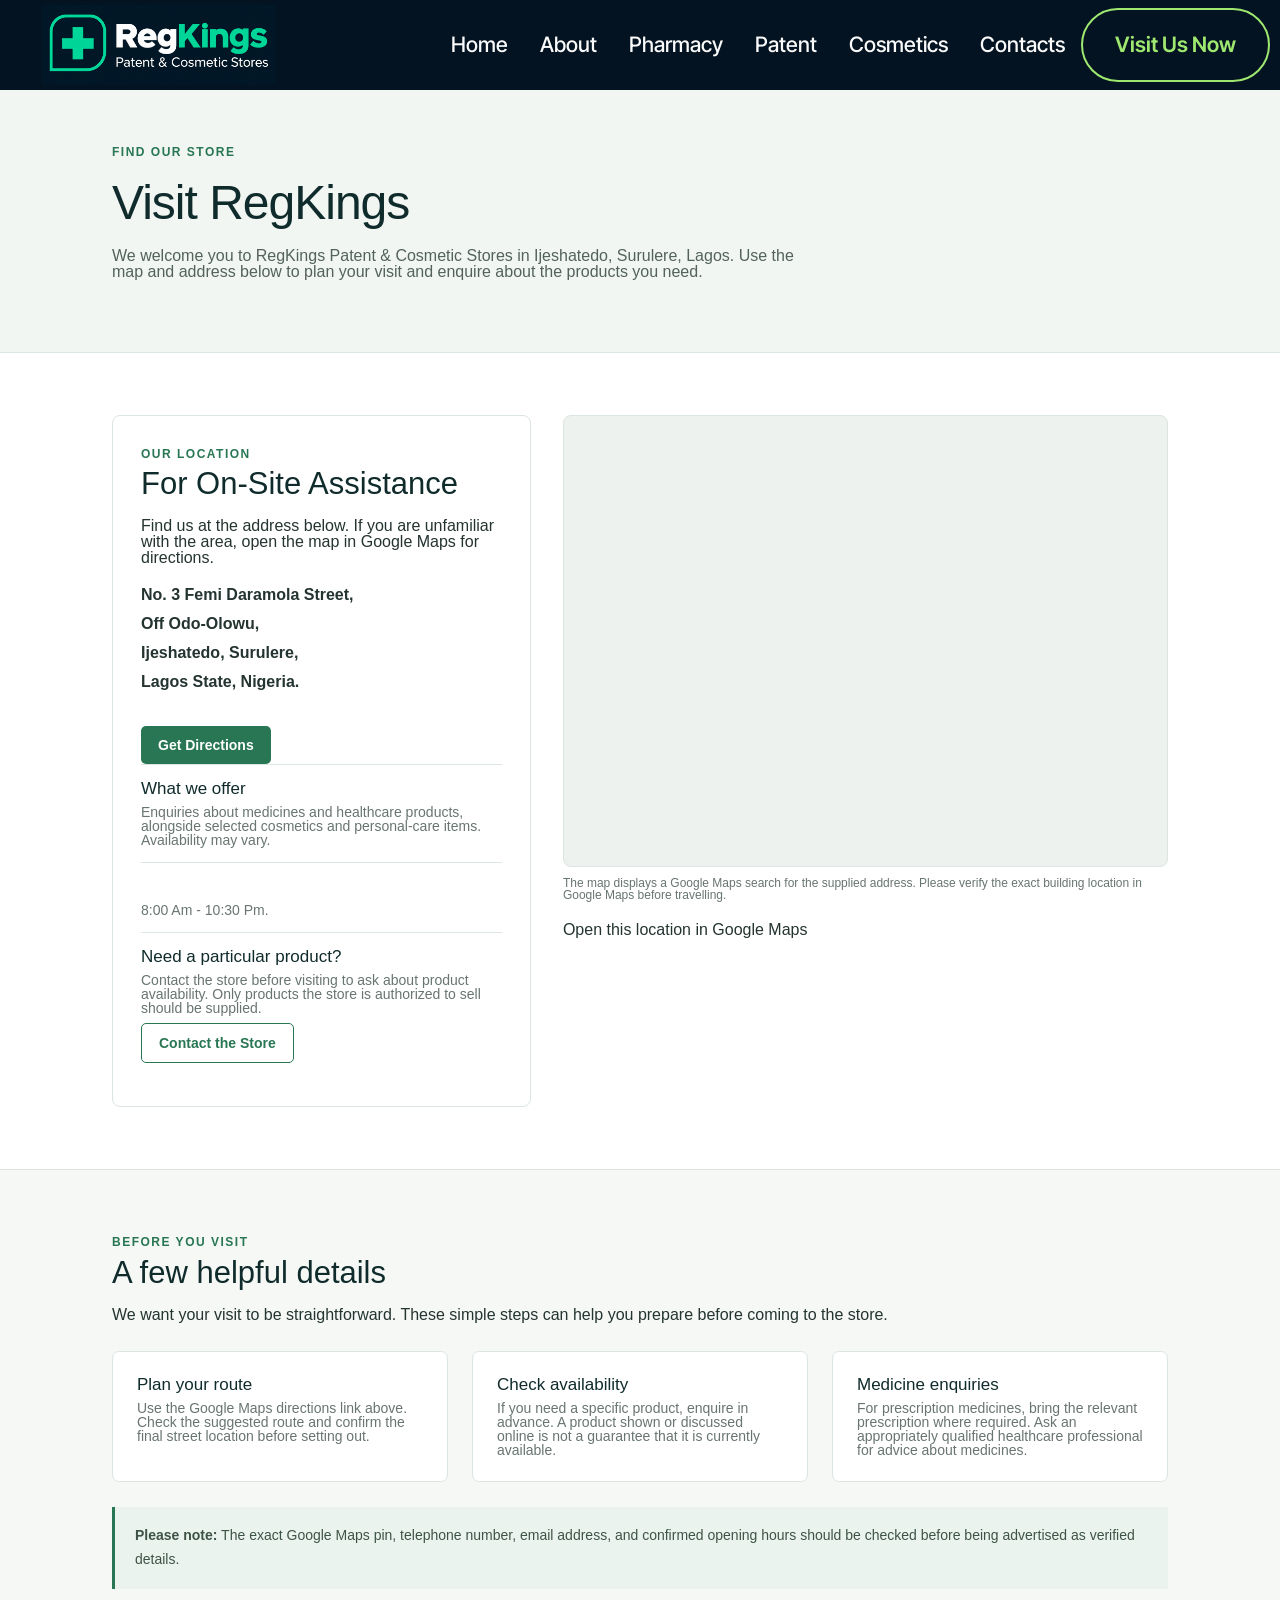
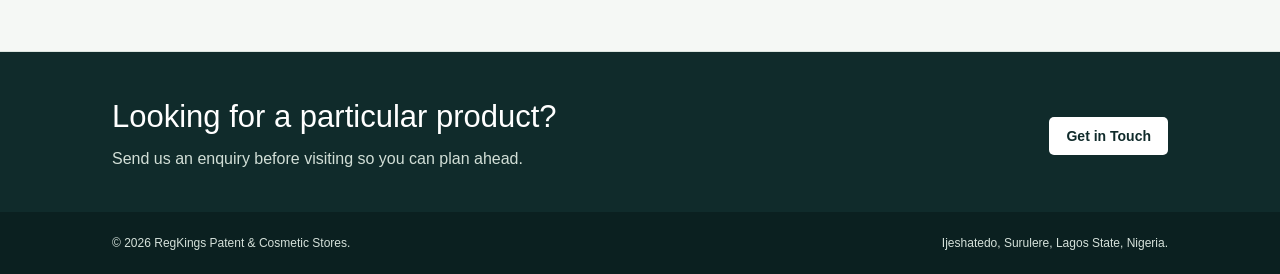
<file: visit.html>
<!DOCTYPE html>
<html  >
<head>
  <!-- Site made with Mobirise Website Builder v6.0.6, https://mobirise.com -->
  <meta charset="UTF-8">
  <meta http-equiv="X-UA-Compatible" content="IE=edge">
  <meta name="generator" content="Mobirise v6.0.6, mobirise.com">
  <meta name="viewport" content="width=device-width, initial-scale=1, minimum-scale=1">
  <link rel="shortcut icon" href="assets/images/file-000000003c3081f4be8e1316f37bb81c-128x128.png" type="image/x-icon">
  <meta name="description" content="">
  
  
  <title>visit</title>
  <link rel="stylesheet" href="assets/web/assets/mobirise-icons2/mobirise2.css">
  <link rel="stylesheet" href="assets/bootstrap/css/bootstrap.min.css">
  <link rel="stylesheet" href="assets/bootstrap/css/bootstrap-grid.min.css">
  <link rel="stylesheet" href="assets/bootstrap/css/bootstrap-reboot.min.css">
  <link rel="stylesheet" href="assets/animatecss/animate.css">
  <link rel="stylesheet" href="assets/dropdown/css/style.css">
  <link rel="stylesheet" href="assets/theme/css/style.css">
  <link rel="preload" href="https://fonts.googleapis.com/css?family=Inter+Tight:100,200,300,400,500,600,700,800,900,100i,200i,300i,400i,500i,600i,700i,800i,900i&display=swap" as="style" onload="this.onload=null;this.rel='stylesheet'">
  <noscript><link rel="stylesheet" href="https://fonts.googleapis.com/css?family=Inter+Tight:100,200,300,400,500,600,700,800,900,100i,200i,300i,400i,500i,600i,700i,800i,900i&display=swap"></noscript>
  <link rel="preload" as="style" href="assets/mobirise/css/mbr-additional.css?v=KGJLO9"><link rel="stylesheet" href="assets/mobirise/css/mbr-additional.css?v=KGJLO9" type="text/css">

  
  
  
</head>
<body>
  
  <section data-bs-version="5.1" class="menu menu6 cid-vzrADbYwt4" once="menu" id="menu06-f">
	

	<nav class="navbar navbar-dropdown opacityScrollOff navbar-fixed-top navbar-expand-lg">
		<div class="container">
			<div class="navbar-brand">
				<span class="navbar-logo">
					<a href="https://mobiri.se">
						<img src="assets/images/regkings-pharmacy-logo-460x158.png" alt="Mobirise Website Builder" style="height: 5rem;">
					</a>
				</span>
				
			</div>
			<button class="navbar-toggler" type="button" data-toggle="collapse" data-bs-toggle="collapse" data-target="#navbarSupportedContent" data-bs-target="#navbarSupportedContent" aria-controls="navbarNavAltMarkup" aria-expanded="false" aria-label="Toggle navigation">
				<div class="hamburger">
					<span></span>
					<span></span>
					<span></span>
					<span></span>
				</div>
			</button>
			<div class="collapse navbar-collapse opacityScrollOff" id="navbarSupportedContent">
				<ul class="navbar-nav nav-dropdown" data-app-modern-menu="true"><li class="nav-item">
						<a class="nav-link link text-white text-primary display-4" href="index.html">Home</a>
					</li><li class="nav-item"><a class="nav-link link text-white text-primary display-4" href="about.html">About</a></li><li class="nav-item"><a class="nav-link link text-white text-primary display-4" href="pharmacy.html">Pharmacy</a></li><li class="nav-item"><a class="nav-link link text-white text-primary display-4" href="patents.html">Patent</a></li><li class="nav-item"><a class="nav-link link text-white text-primary display-4" href="cosmetics.html">Cosmetics</a></li>
					
					<li class="nav-item">
						<a class="nav-link link text-white text-primary display-4" href="contact.html">Contacts</a>
					</li></ul>
				
				<div class="navbar-buttons mbr-section-btn"><a class="btn btn-primary-outline display-4" href="visit.html">Visit Us Now</a></div>
			</div>
		</div>
	</nav>
</section>

<style class="cid-GG6BG4tito" id="header09-b" data-rv-view="128">
.regkings {
  --navy: #102b2b;
  --green: #287653;
  --light-green: #eaf3ed;
  --ink: #243431;
  --muted: #687570;
  --line: #dce5df;
  font-family: Arial, Helvetica, sans-serif;
  color: var(--ink);
  background: #ffffff;
  line-height: 1.7;
}
.regkings * { box-sizing: border-box; }
.regkings a { color: inherit; }
.regkings .container {
  width: min(1120px, 92%);
  margin: auto;
}
.regkings .site-header {
  background: var(--navy);
  color: #ffffff;
  padding: 17px 0;
}
.regkings .nav-row {
  display: flex;
  align-items: center;
  justify-content: space-between;
  gap: 24px;
}
.regkings .brand {
  color: #ffffff;
  text-decoration: none;
  font-size: 19px;
  font-weight: 700;
  line-height: 1.3;
}
.regkings .brand small {
  display: block;
  color: #c5d9ce;
  font-size: 11px;
  font-weight: 400;
  letter-spacing: 1px;
  margin-top: 4px;
}
.regkings .nav-links {
  display: flex;
  align-items: center;
  flex-wrap: wrap;
  gap: 17px;
}
.regkings .nav-links a {
  color: #eaf2ed;
  text-decoration: none;
  font-size: 13px;
}
.regkings .nav-links a:hover,
.regkings .nav-links a[aria-current="page"] {
  color: #a9dfba;
}
.regkings .menu-toggle {
  display: none;
  border: 1px solid #6c8c7c;
  border-radius: 5px;
  padding: 8px 11px;
  background: transparent;
  color: #ffffff;
  cursor: pointer;
}
.regkings .page-intro {
  padding: 65px 0 57px;
  background: #f1f6f2;
  border-bottom: 1px solid var(--line);
}
.regkings .eyebrow {
  color: var(--green);
  font-size: 12px;
  font-weight: 700;
  letter-spacing: 1.5px;
  text-transform: uppercase;
}
.regkings h1 {
  color: var(--navy);
  font-size: clamp(32px, 5vw, 48px);
  line-height: 1.15;
  letter-spacing: -1px;
  margin: 13px 0 17px;
}
.regkings h2 {
  color: var(--navy);
  font-size: clamp(23px, 3vw, 31px);
  line-height: 1.3;
  margin: 0 0 14px;
}
.regkings h3 {
  color: var(--navy);
  font-size: 17px;
  margin: 0 0 8px;
}
.regkings p { margin: 0 0 15px; }
.regkings .intro-copy {
  max-width: 690px;
  color: #53625b;
  font-size: 16px;
}
.regkings .section {
  padding: 62px 0;
}
.regkings .location-grid {
  display: grid;
  grid-template-columns: 0.9fr 1.3fr;
  gap: 32px;
  align-items: stretch;
}
.regkings .location-panel {
  padding: 28px;
  border: 1px solid var(--line);
  border-radius: 8px;
  background: #ffffff;
}
.regkings .address {
  color: var(--ink);
  font-size: 16px;
  font-weight: 600;
  line-height: 1.8;
  margin: 12px 0 22px;
}
.regkings .detail {
  padding: 15px 0;
  border-top: 1px solid var(--line);
}
.regkings .detail p {
  color: var(--muted);
  font-size: 14px;
  margin: 0;
}
.regkings .button {
  display: inline-block;
  padding: 12px 17px;
  border-radius: 5px;
  background: var(--green);
  color: #ffffff;
  font-size: 14px;
  font-weight: 700;
  text-decoration: none;
  margin-top: 8px;
}
.regkings .button:hover { background: #1d6041; }
.regkings .button.secondary {
  background: #ffffff;
  color: var(--green);
  border: 1px solid var(--green);
}
.regkings .map-wrap {
  min-height: 450px;
  overflow: hidden;
  border: 1px solid var(--line);
  border-radius: 8px;
  background: #edf2ee;
}
.regkings .map-wrap iframe {
  display: block;
  width: 100%;
  height: 100%;
  min-height: 450px;
  border: 0;
}
.regkings .map-note {
  font-size: 12px;
  color: var(--muted);
  margin-top: 10px;
}
.regkings .visit-info {
  background: #f5f8f5;
  border-top: 1px solid var(--line);
  border-bottom: 1px solid var(--line);
}
.regkings .info-grid {
  display: grid;
  grid-template-columns: repeat(3, 1fr);
  gap: 24px;
  margin-top: 28px;
}
.regkings .info-item {
  background: #ffffff;
  padding: 24px;
  border: 1px solid var(--line);
  border-radius: 7px;
}
.regkings .info-item p {
  color: var(--muted);
  font-size: 14px;
  margin-bottom: 0;
}
.regkings .notice {
  margin-top: 25px;
  padding: 17px 20px;
  border-left: 3px solid var(--green);
  background: var(--light-green);
  color: #3e5347;
  font-size: 14px;
}
.regkings .cta {
  padding: 45px 0;
  background: var(--navy);
  color: #ffffff;
}
.regkings .cta-row {
  display: flex;
  justify-content: space-between;
  align-items: center;
  gap: 24px;
}
.regkings .cta h2 { color: #ffffff; }
.regkings .cta p {
  color: #d2dfd7;
  margin-bottom: 0;
}
.regkings .cta .button {
  background: #ffffff;
  color: var(--navy);
  white-space: nowrap;
}
.regkings .footer {
  background: #0b2020;
  color: #d5e1da;
  padding: 25px 0;
  font-size: 12px;
}
.regkings .footer-row {
  display: flex;
  justify-content: space-between;
  flex-wrap: wrap;
  gap: 12px;
}
.regkings .footer p { margin: 0; }
@media (max-width: 850px) {
  .regkings .nav-row { flex-wrap: wrap; }
  .regkings .menu-toggle { display: block; }
  .regkings .nav-links {
    display: none;
    width: 100%;
    flex-direction: column;
    align-items: flex-start;
    gap: 0;
    padding-top: 8px;
  }
  .regkings .nav-links.open { display: flex; }
  .regkings .nav-links a {
    display: block;
    width: 100%;
    padding: 10px 0;
    border-top: 1px solid #294646;
  }
  .regkings .location-grid { grid-template-columns: 1fr; }
  .regkings .map-wrap,
  .regkings .map-wrap iframe { min-height: 360px; }
  .regkings .info-grid { grid-template-columns: 1fr; }
  .regkings .cta-row {
    align-items: flex-start;
    flex-direction: column;
  }
}
</style><div class="regkings cid-GG6BG4tito" id="header09-b" data-rv-view="128">
  <header class="site-header">
    <div class="container nav-row">
      <a class="brand" href="home.html">
        RegKings
        <small>PATENT &amp; COSMETIC STORES</small>
      </a>

      <button class="menu-toggle" type="button" aria-expanded="false" aria-controls="regkings-nav">
        Menu
      </button>

      <nav class="nav-links" id="regkings-nav" aria-label="Main navigation">
        <a href="index.html">Home</a>
        <a href="about.html">About</a>
        <a href="pharmacy.html">Pharmacy</a>
        <a href="patents.html">Patent Medicines</a>
        <a href="cosmetics.html">Cosmetics</a>
        <a href="contact.html">Contact</a>
        <a href="visit.html" aria-current="page">Visit Us</a>
      </nav>
    </div>
  </header>

  <section data-bs-version="5.1" class="page-intro">
    <div class="container">
      <div class="eyebrow">Find our store</div>
      <h1>Visit RegKings</h1>
      <p class="intro-copy">
        We welcome you to RegKings Patent &amp; Cosmetic Stores in
        Ijeshatedo, Surulere, Lagos. Use the map and address below to
        plan your visit and enquire about the products you need.
      </p>
    </div>
  </section>

  <section class="section">
    <div class="container">
      <div class="location-grid">
        <div class="location-panel">
          <div class="eyebrow">Our location</div>
          <h2>For On-Site Assistance</h2>
          <p>
            Find us at the address below. If you are unfamiliar with
            the area, open the map in Google Maps for directions.
          </p>

          <div class="address">
            No. 3 Femi Daramola Street,<br>
            Off Odo-Olowu,<br>
            Ijeshatedo, Surulere,<br>
            Lagos State, Nigeria.
          </div>

          <a class="button" target="_blank" rel="noopener noreferrer" href="https://www.google.com/maps/dir/?api=1&destination=No+3+Femi+Daramola+Street%2C+Off+Odo-Olowu%2C+Ijeshatedo%2C+Surulere%2C+Lagos+State%2C+Nigeria">
            Get Directions
          </a>

          <div class="detail">
            <h3>What we offer</h3>
            <p>
              Enquiries about medicines and healthcare products,
              alongside selected cosmetics and personal-care items.
              Availability may vary.
            </p>
          </div>

          <div class="detail">
            <h3>Opening hours</h3>
            <p>
              8:00 Am - 10:30 Pm.
            </p>
          </div>

          <div class="detail">
            <h3>Need a particular product?</h3>
            <p>
              Contact the store before visiting to ask about product
              availability. Only products the store is authorized
              to sell should be supplied.
            </p>
            <a class="button secondary" href="contact.html">
              Contact the Store
            </a>
          </div>
        </div>

        <div>
          <div class="map-wrap">
            <iframe title="Google Maps search for RegKings Patent and Cosmetic Stores address" src="https://maps.google.com/maps?q=No%203%20Femi%20Daramola%20Street%2C%20Off%20Odo-Olowu%2C%20Ijeshatedo%2C%20Surulere%2C%20Lagos%20State%2C%20Nigeria&amp;output=embed" loading="lazy" referrerpolicy="no-referrer-when-downgrade" allowfullscreen="">
            </iframe>
          </div>
          <p class="map-note">
            The map displays a Google Maps search for the supplied
            address. Please verify the exact building location in
            Google Maps before travelling.
          </p>
          <a target="_blank" rel="noopener noreferrer" href="https://www.google.com/maps/search/?api=1&query=No+3+Femi+Daramola+Street%2C+Off+Odo-Olowu%2C+Ijeshatedo%2C+Surulere%2C+Lagos+State%2C+Nigeria">
            Open this location in Google Maps
          </a>
        </div>
      </div>
    </div>
  </section>

  <section class="section visit-info">
    <div class="container">
      <div class="eyebrow">Before you visit</div>
      <h2>A few helpful details</h2>
      <p>
        We want your visit to be straightforward. These simple steps
        can help you prepare before coming to the store.
      </p>

      <div class="info-grid">
        <div class="info-item">
          <h3>Plan your route</h3>
          <p>
            Use the Google Maps directions link above. Check the
            suggested route and confirm the final street location
            before setting out.
          </p>
        </div>

        <div class="info-item">
          <h3>Check availability</h3>
          <p>
            If you need a specific product, enquire in advance.
            A product shown or discussed online is not a guarantee
            that it is currently available.
          </p>
        </div>

        <div class="info-item">
          <h3>Medicine enquiries</h3>
          <p>
            For prescription medicines, bring the relevant prescription
            where required. Ask an appropriately qualified healthcare
            professional for advice about medicines.
          </p>
        </div>
      </div>

      <div class="notice">
        <strong>Please note:</strong> The exact Google Maps pin,
        telephone number, email address, and confirmed opening hours
        should be checked before being advertised as verified details.
      </div>
    </div>
  </section>

  <section class="cta">
    <div class="container cta-row">
      <div>
        <h2>Looking for a particular product?</h2>
        <p>
          Send us an enquiry before visiting so you can plan ahead.
        </p>
      </div>
      <a class="button" href="contact.html">Get in Touch</a>
    </div>
  </section>

  <footer class="footer">
    <div class="container footer-row">
      <p>
        © <span id="regkings-year"></span>
        RegKings Patent &amp; Cosmetic Stores.
      </p>
      <p>Ijeshatedo, Surulere, Lagos State, Nigeria.</p>
    </div>
  </footer>
</div><script class="cid-GG6BG4tito" id="header09-b" data-rv-view="128">
(function () {
  var root = document.querySelector(".regkings");
  if (!root) return;

  var menuButton = root.querySelector(".menu-toggle");
  var nav = root.querySelector(".nav-links");
  var year = root.querySelector("#regkings-year");

  if (year) year.textContent = new Date().getFullYear();

  if (menuButton && nav) {
    menuButton.addEventListener("click", function () {
      var isOpen = nav.classList.toggle("open");
      menuButton.setAttribute("aria-expanded", String(isOpen));
    });
  }
})();
</script>


<script src="assets/bootstrap/js/bootstrap.bundle.min.js"></script>
  <script src="assets/smoothscroll/smooth-scroll.js"></script>
  <script src="assets/ytplayer/index.js"></script>
  <script src="assets/dropdown/js/navbar-dropdown.js"></script>
  <script src="assets/theme/js/script.js"></script>
  
  
  
 <div id="scrollToTop" class="scrollToTop mbr-arrow-up"><a style="text-align: center;"><i class="mbr-arrow-up-icon mbr-arrow-up-icon-cm cm-icon cm-icon-smallarrow-up"></i></a></div>
    <input name="animation" type="hidden">
  </body>
</html>
</file>
<file: assets/web/assets/mobirise-icons2/mobirise2.css>
@font-face {
  font-family: 'Moririse2';
  font-display: swap;
  src:  url('mobirise2.eot?f2bix4');
  src:  url('mobirise2.eot?f2bix4#iefix') format('embedded-opentype'),
    url('mobirise2.ttf?f2bix4') format('truetype'),
    url('mobirise2.woff?f2bix4') format('woff'),
    url('mobirise2.svg?f2bix4#mobirise2') format('svg');
  font-weight: normal;
  font-style: normal;
}

[class^="mobi-"], [class*=" mobi-"] {
  /* use !important to prevent issues with browser extensions that change fonts */
  font-family: 'Moririse2' !important;
  speak: none;
  font-style: normal;
  font-weight: normal;
  font-variant: normal;
  text-transform: none;
  line-height: 1;

  /* Better Font Rendering =========== */
  -webkit-font-smoothing: antialiased;
  -moz-osx-font-smoothing: grayscale;
}

.mobi-mbri-add-submenu:before {
  content: "\e900";
}
.mobi-mbri-alert:before {
  content: "\e901";
}
.mobi-mbri-align-center:before {
  content: "\e902";
}
.mobi-mbri-align-justify:before {
  content: "\e903";
}
.mobi-mbri-align-left:before {
  content: "\e904";
}
.mobi-mbri-align-right:before {
  content: "\e905";
}
.mobi-mbri-android:before {
  content: "\e906";
}
.mobi-mbri-apple:before {
  content: "\e907";
}
.mobi-mbri-arrow-down:before {
  content: "\e908";
}
.mobi-mbri-arrow-next:before {
  content: "\e909";
}
.mobi-mbri-arrow-prev:before {
  content: "\e90a";
}
.mobi-mbri-arrow-up:before {
  content: "\e90b";
}
.mobi-mbri-bold:before {
  content: "\e90c";
}
.mobi-mbri-bookmark:before {
  content: "\e90d";
}
.mobi-mbri-bootstrap:before {
  content: "\e90e";
}
.mobi-mbri-briefcase:before {
  content: "\e90f";
}
.mobi-mbri-browse:before {
  content: "\e910";
}
.mobi-mbri-bulleted-list:before {
  content: "\e911";
}
.mobi-mbri-calendar:before {
  content: "\e912";
}
.mobi-mbri-camera:before {
  content: "\e913";
}
.mobi-mbri-cart-add:before {
  content: "\e914";
}
.mobi-mbri-cart-full:before {
  content: "\e915";
}
.mobi-mbri-cash:before {
  content: "\e916";
}
.mobi-mbri-change-style:before {
  content: "\e917";
}
.mobi-mbri-chat:before {
  content: "\e918";
}
.mobi-mbri-clock:before {
  content: "\e919";
}
.mobi-mbri-close:before {
  content: "\e91a";
}
.mobi-mbri-cloud:before {
  content: "\e91b";
}
.mobi-mbri-code:before {
  content: "\e91c";
}
.mobi-mbri-contact-form:before {
  content: "\e91d";
}
.mobi-mbri-credit-card:before {
  content: "\e91e";
}
.mobi-mbri-cursor-click:before {
  content: "\e91f";
}
.mobi-mbri-cust-feedback:before {
  content: "\e920";
}
.mobi-mbri-database:before {
  content: "\e921";
}
.mobi-mbri-delivery:before {
  content: "\e922";
}
.mobi-mbri-desktop:before {
  content: "\e923";
}
.mobi-mbri-devices:before {
  content: "\e924";
}
.mobi-mbri-down:before {
  content: "\e925";
}
.mobi-mbri-download-2:before {
  content: "\e926";
}
.mobi-mbri-download:before {
  content: "\e927";
}
.mobi-mbri-drag-n-drop-2:before {
  content: "\e928";
}
.mobi-mbri-drag-n-drop:before {
  content: "\e929";
}
.mobi-mbri-edit-2:before {
  content: "\e92a";
}
.mobi-mbri-edit:before {
  content: "\e92b";
}
.mobi-mbri-error:before {
  content: "\e92c";
}
.mobi-mbri-extension:before {
  content: "\e92d";
}
.mobi-mbri-features:before {
  content: "\e92e";
}
.mobi-mbri-file:before {
  content: "\e92f";
}
.mobi-mbri-flag:before {
  content: "\e930";
}
.mobi-mbri-folder:before {
  content: "\e931";
}
.mobi-mbri-gift:before {
  content: "\e932";
}
.mobi-mbri-github:before {
  content: "\e933";
}
.mobi-mbri-globe-2:before {
  content: "\e934";
}
.mobi-mbri-globe:before {
  content: "\e935";
}
.mobi-mbri-growing-chart:before {
  content: "\e936";
}
.mobi-mbri-hearth:before {
  content: "\e937";
}
.mobi-mbri-help:before {
  content: "\e938";
}
.mobi-mbri-home:before {
  content: "\e939";
}
.mobi-mbri-hot-cup:before {
  content: "\e93a";
}
.mobi-mbri-idea:before {
  content: "\e93b";
}
.mobi-mbri-image-gallery:before {
  content: "\e93c";
}
.mobi-mbri-image-slider:before {
  content: "\e93d";
}
.mobi-mbri-info:before {
  content: "\e93e";
}
.mobi-mbri-italic:before {
  content: "\e93f";
}
.mobi-mbri-key:before {
  content: "\e940";
}
.mobi-mbri-laptop:before {
  content: "\e941";
}
.mobi-mbri-layers:before {
  content: "\e942";
}
.mobi-mbri-left-right:before {
  content: "\e943";
}
.mobi-mbri-left:before {
  content: "\e944";
}
.mobi-mbri-letter:before {
  content: "\e945";
}
.mobi-mbri-like:before {
  content: "\e946";
}
.mobi-mbri-link:before {
  content: "\e947";
}
.mobi-mbri-lock:before {
  content: "\e948";
}
.mobi-mbri-login:before {
  content: "\e949";
}
.mobi-mbri-logout:before {
  content: "\e94a";
}
.mobi-mbri-magic-stick:before {
  content: "\e94b";
}
.mobi-mbri-map-pin:before {
  content: "\e94c";
}
.mobi-mbri-menu:before {
  content: "\e94d";
}
.mobi-mbri-mobile-2:before {
  content: "\e94e";
}
.mobi-mbri-mobile-horizontal:before {
  content: "\e94f";
}
.mobi-mbri-mobile:before {
  content: "\e950";
}
.mobi-mbri-mobirise:before {
  content: "\e951";
}
.mobi-mbri-more-horizontal:before {
  content: "\e952";
}
.mobi-mbri-more-vertical:before {
  content: "\e953";
}
.mobi-mbri-music:before {
  content: "\e954";
}
.mobi-mbri-new-file:before {
  content: "\e955";
}
.mobi-mbri-numbered-list:before {
  content: "\e956";
}
.mobi-mbri-opened-folder:before {
  content: "\e957";
}
.mobi-mbri-pages:before {
  content: "\e958";
}
.mobi-mbri-paper-plane:before {
  content: "\e959";
}
.mobi-mbri-paperclip:before {
  content: "\e95a";
}
.mobi-mbri-phone:before {
  content: "\e95b";
}
.mobi-mbri-photo:before {
  content: "\e95c";
}
.mobi-mbri-photos:before {
  content: "\e95d";
}
.mobi-mbri-pin:before {
  content: "\e95e";
}
.mobi-mbri-play:before {
  content: "\e95f";
}
.mobi-mbri-plus:before {
  content: "\e960";
}
.mobi-mbri-preview:before {
  content: "\e961";
}
.mobi-mbri-print:before {
  content: "\e962";
}
.mobi-mbri-protect:before {
  content: "\e963";
}
.mobi-mbri-question:before {
  content: "\e964";
}
.mobi-mbri-quote-left:before {
  content: "\e965";
}
.mobi-mbri-quote-right:before {
  content: "\e966";
}
.mobi-mbri-redo:before {
  content: "\e967";
}
.mobi-mbri-refresh:before {
  content: "\e968";
}
.mobi-mbri-responsive-2:before {
  content: "\e969";
}
.mobi-mbri-responsive:before {
  content: "\e96a";
}
.mobi-mbri-right:before {
  content: "\e96b";
}
.mobi-mbri-rocket:before {
  content: "\e96c";
}
.mobi-mbri-sad-face:before {
  content: "\e96d";
}
.mobi-mbri-sale:before {
  content: "\e96e";
}
.mobi-mbri-save:before {
  content: "\e96f";
}
.mobi-mbri-search:before {
  content: "\e970";
}
.mobi-mbri-setting-2:before {
  content: "\e971";
}
.mobi-mbri-setting-3:before {
  content: "\e972";
}
.mobi-mbri-setting:before {
  content: "\e973";
}
.mobi-mbri-share:before {
  content: "\e974";
}
.mobi-mbri-shopping-bag:before {
  content: "\e975";
}
.mobi-mbri-shopping-basket:before {
  content: "\e976";
}
.mobi-mbri-shopping-cart:before {
  content: "\e977";
}
.mobi-mbri-sites:before {
  content: "\e978";
}
.mobi-mbri-smile-face:before {
  content: "\e979";
}
.mobi-mbri-speed:before {
  content: "\e97a";
}
.mobi-mbri-star:before {
  content: "\e97b";
}
.mobi-mbri-success:before {
  content: "\e97c";
}
.mobi-mbri-sun:before {
  content: "\e97d";
}
.mobi-mbri-sun2:before {
  content: "\e97e";
}
.mobi-mbri-tablet-vertical:before {
  content: "\e97f";
}
.mobi-mbri-tablet:before {
  content: "\e980";
}
.mobi-mbri-target:before {
  content: "\e981";
}
.mobi-mbri-timer:before {
  content: "\e982";
}
.mobi-mbri-to-ftp:before {
  content: "\e983";
}
.mobi-mbri-to-local-drive:before {
  content: "\e984";
}
.mobi-mbri-touch-swipe:before {
  content: "\e985";
}
.mobi-mbri-touch:before {
  content: "\e986";
}
.mobi-mbri-trash:before {
  content: "\e987";
}
.mobi-mbri-underline:before {
  content: "\e988";
}
.mobi-mbri-undo:before {
  content: "\e989";
}
.mobi-mbri-unlink:before {
  content: "\e98a";
}
.mobi-mbri-unlock:before {
  content: "\e98b";
}
.mobi-mbri-up-down:before {
  content: "\e98c";
}
.mobi-mbri-up:before {
  content: "\e98d";
}
.mobi-mbri-update:before {
  content: "\e98e";
}
.mobi-mbri-upload-2:before {
  content: "\e98f";
}
.mobi-mbri-upload:before {
  content: "\e990";
}
.mobi-mbri-user-2:before {
  content: "\e991";
}
.mobi-mbri-user:before {
  content: "\e992";
}
.mobi-mbri-users:before {
  content: "\e993";
}
.mobi-mbri-video-play:before {
  content: "\e994";
}
.mobi-mbri-video:before {
  content: "\e995";
}
.mobi-mbri-watch:before {
  content: "\e996";
}
.mobi-mbri-website-theme-2:before {
  content: "\e997";
}
.mobi-mbri-website-theme:before {
  content: "\e998";
}
.mobi-mbri-wifi:before {
  content: "\e999";
}
.mobi-mbri-windows:before {
  content: "\e99a";
}
.mobi-mbri-zoom-in:before {
  content: "\e99b";
}
.mobi-mbri-zoom-out:before {
  content: "\e99c";
}
</file>
<file: assets/dropdown/css/style.css>
.navbar-dropdown {
  left: 0;
  padding: 0;
  position: absolute;
  right: 0;
  top: 0;
  transition: all 0.45s ease;
  z-index: 1030;
  background: #282828; }
  .navbar-dropdown .navbar-logo {
    margin-right: 0.8rem;
    transition: margin 0.3s ease-in-out;
    vertical-align: middle; }
    .navbar-dropdown .navbar-logo img {
      height: 3.125rem;
      transition: all 0.3s ease-in-out; }
    .navbar-dropdown .navbar-logo.mbr-iconfont {
      font-size: 3.125rem;
      line-height: 3.125rem; }
  .navbar-dropdown .navbar-caption {
    font-weight: 700;
    white-space: normal;
    vertical-align: -4px;
    line-height: 3.125rem !important; }
    .navbar-dropdown .navbar-caption, .navbar-dropdown .navbar-caption:hover {
      color: inherit;
      text-decoration: none; }
  .navbar-dropdown .mbr-iconfont + .navbar-caption {
    vertical-align: -1px; }
  .navbar-dropdown.navbar-fixed-top {
    position: fixed; }
  .navbar-dropdown .navbar-brand span {
    vertical-align: -4px; }
  .navbar-dropdown.bg-color.transparent {
    background: none; }
  .navbar-dropdown.navbar-short .navbar-brand {
    padding: 0.625rem 0; }
    .navbar-dropdown.navbar-short .navbar-brand span {
      vertical-align: -1px; }
  .navbar-dropdown.navbar-short .navbar-caption {
    line-height: 2.375rem !important;
    vertical-align: -2px; }
  .navbar-dropdown.navbar-short .navbar-logo {
    margin-right: 0.5rem; }
    .navbar-dropdown.navbar-short .navbar-logo img {
      height: 2.375rem; }
    .navbar-dropdown.navbar-short .navbar-logo.mbr-iconfont {
      font-size: 2.375rem;
      line-height: 2.375rem; }
  .navbar-dropdown.navbar-short .mbr-table-cell {
    height: 3.625rem; }
  .navbar-dropdown .navbar-close {
    left: 0.6875rem;
    position: fixed;
    top: 0.75rem;
    z-index: 1000; }
  .navbar-dropdown .hamburger-icon {
    content: "";
    display: inline-block;
    vertical-align: middle;
    width: 16px;
    -webkit-box-shadow: 0 -6px 0 1px #282828,0 0 0 1px #282828,0 6px 0 1px #282828;
    -moz-box-shadow: 0 -6px 0 1px #282828,0 0 0 1px #282828,0 6px 0 1px #282828;
    box-shadow: 0 -6px 0 1px #282828,0 0 0 1px #282828,0 6px 0 1px #282828; }

.dropdown-menu .dropdown-toggle[data-toggle="dropdown-submenu"]::after {
  border-bottom: 0.35em solid transparent;
  border-left: 0.35em solid;
  border-right: 0;
  border-top: 0.35em solid transparent;
  margin-left: 0.3rem; }

.dropdown-menu .dropdown-item:focus {
  outline: 0; }

.nav-dropdown {
  font-size: 0.75rem;
  font-weight: 500;
  height: auto !important; }
  .nav-dropdown .nav-btn {
    padding-left: 1rem; }
  .nav-dropdown .link {
    margin: .667em 1.667em;
    font-weight: 500;
    padding: 0;
    transition: color .2s ease-in-out; }
    .nav-dropdown .link.dropdown-toggle {
      margin-right: 2.583em; }
      .nav-dropdown .link.dropdown-toggle::after {
        margin-left: .25rem;
        border-top: 0.35em solid;
        border-right: 0.35em solid transparent;
        border-left: 0.35em solid transparent;
        border-bottom: 0; }
      .nav-dropdown .link.dropdown-toggle[aria-expanded="true"] {
        margin: 0;
        padding: 0.667em 3.263em  0.667em 1.667em; }
  .nav-dropdown .link::after,
  .nav-dropdown .dropdown-item::after {
    color: inherit; }
  .nav-dropdown .btn {
    font-size: 0.75rem;
    font-weight: 700;
    letter-spacing: 0;
    margin-bottom: 0;
    padding-left: 1.25rem;
    padding-right: 1.25rem; }
  .nav-dropdown .dropdown-menu {
    border-radius: 0;
    border: 0;
    left: 0;
    margin: 0;
    padding-bottom: 1.25rem;
    padding-top: 1.25rem;
    position: relative; }
  .nav-dropdown .dropdown-submenu {
    margin-left: 0.125rem;
    top: 0; }
  .nav-dropdown .dropdown-item {
    font-weight: 500;
    line-height: 2;
    padding: 0.3846em 4.615em 0.3846em 1.5385em;
    position: relative;
    transition: color .2s ease-in-out, background-color .2s ease-in-out; }
    .nav-dropdown .dropdown-item::after {
      margin-top: -0.3077em;
      position: absolute;
      right: 1.1538em;
      top: 50%; }
    .nav-dropdown .dropdown-item:focus, .nav-dropdown .dropdown-item:hover {
      background: none; }

@media (max-width: 767px) {
  .nav-dropdown.navbar-toggleable-sm {
    bottom: 0;
    display: none;
    left: 0;
    overflow-x: hidden;
    position: fixed;
    top: 0;
    transform: translateX(-100%);
    -ms-transform: translateX(-100%);
    -webkit-transform: translateX(-100%);
    width: 18.75rem;
    z-index: 999; } }
.nav-dropdown.navbar-toggleable-xl {
  bottom: 0;
  display: none;
  left: 0;
  overflow-x: hidden;
  position: fixed;
  top: 0;
  transform: translateX(-100%);
  -ms-transform: translateX(-100%);
  -webkit-transform: translateX(-100%);
  width: 18.75rem;
  z-index: 999; }

.nav-dropdown-sm {
  display: block !important;
  overflow-x: hidden;
  overflow: auto;
  padding-top: 3.875rem; }
  .nav-dropdown-sm::after {
    content: "";
    display: block;
    height: 3rem;
    width: 100%; }
  .nav-dropdown-sm.collapse.in ~ .navbar-close {
    display: block !important; }
  .nav-dropdown-sm.collapsing, .nav-dropdown-sm.collapse.in {
    transform: translateX(0);
    -ms-transform: translateX(0);
    -webkit-transform: translateX(0);
    transition: all 0.25s ease-out;
    -webkit-transition: all 0.25s ease-out;
    background: #282828; }
  .nav-dropdown-sm.collapsing[aria-expanded="false"] {
    transform: translateX(-100%);
    -ms-transform: translateX(-100%);
    -webkit-transform: translateX(-100%); }
  .nav-dropdown-sm .nav-item {
    display: block;
    margin-left: 0 !important;
    padding-left: 0; }
  .nav-dropdown-sm .link,
  .nav-dropdown-sm .dropdown-item {
    border-top: 1px dotted rgba(255, 255, 255, 0.1);
    font-size: 0.8125rem;
    line-height: 1.6;
    margin: 0 !important;
    padding: 0.875rem 2.4rem 0.875rem 1.5625rem !important;
    position: relative;
    white-space: normal; }
    .nav-dropdown-sm .link:focus, .nav-dropdown-sm .link:hover,
    .nav-dropdown-sm .dropdown-item:focus,
    .nav-dropdown-sm .dropdown-item:hover {
      background: rgba(0, 0, 0, 0.2) !important;
      color: #c0a375; }
  .nav-dropdown-sm .nav-btn {
    position: relative;
    padding: 1.5625rem 1.5625rem 0 1.5625rem; }
    .nav-dropdown-sm .nav-btn::before {
      border-top: 1px dotted rgba(255, 255, 255, 0.1);
      content: "";
      left: 0;
      position: absolute;
      top: 0;
      width: 100%; }
    .nav-dropdown-sm .nav-btn + .nav-btn {
      padding-top: 0.625rem; }
      .nav-dropdown-sm .nav-btn + .nav-btn::before {
        display: none; }
  .nav-dropdown-sm .btn {
    padding: 0.625rem 0; }
  .nav-dropdown-sm .dropdown-toggle[data-toggle="dropdown-submenu"]::after {
    margin-left: .25rem;
    border-top: 0.35em solid;
    border-right: 0.35em solid transparent;
    border-left: 0.35em solid transparent;
    border-bottom: 0; }
  .nav-dropdown-sm .dropdown-toggle[data-toggle="dropdown-submenu"][aria-expanded="true"]::after {
    border-top: 0;
    border-right: 0.35em solid transparent;
    border-left: 0.35em solid transparent;
    border-bottom: 0.35em solid; }
  .nav-dropdown-sm .dropdown-menu {
    margin: 0;
    padding: 0;
    position: relative;
    top: 0;
    left: 0;
    width: 100%;
    border: 0;
    float: none;
    border-radius: 0;
    background: none; }
  .nav-dropdown-sm .dropdown-submenu {
    left: 100%;
    margin-left: 0.125rem;
    margin-top: -1.25rem;
    top: 0; }

.navbar-toggleable-sm .nav-dropdown .dropdown-menu {
  position: absolute; }

.navbar-toggleable-sm .nav-dropdown .dropdown-submenu {
  left: 100%;
  margin-left: 0.125rem;
  margin-top: -1.25rem;
  top: 0; }

.navbar-toggleable-sm.opened .nav-dropdown .dropdown-menu {
  position: relative; }

.navbar-toggleable-sm.opened .nav-dropdown .dropdown-submenu {
  left: 0;
  margin-left: 00rem;
  margin-top: 0rem;
  top: 0; }

.is-builder .nav-dropdown.collapsing {
  transition: none !important; }
</file>
<file: assets/theme/css/style.css>
@charset "UTF-8";
section {
  background-color: #ffffff;
}

body {
  font-style: normal;
  line-height: 1.5;
  font-weight: 400;
  color: #232323;
  position: relative;
}

button {
  background-color: transparent;
  border-color: transparent;
}

.embla__button,
.carousel-control {
  background-color: #edefea !important;
  opacity: 0.8 !important;
  color: #464845 !important;
  border-color: #edefea !important;
}

.carousel .close,
.modalWindow .close {
  background-color: #edefea !important;
  color: #464845 !important;
  border-color: #edefea !important;
  opacity: 0.8 !important;
}

.carousel .close:hover,
.modalWindow .close:hover {
  opacity: 1 !important;
}

.carousel-indicators li {
  background-color: #edefea !important;
  border: 2px solid #464845 !important;
}

.carousel-indicators li:hover,
.carousel-indicators li:active {
  opacity: 0.8 !important;
}

.embla__button:hover,
.carousel-control:hover {
  background-color: #edefea !important;
  opacity: 1 !important;
}

.modalWindow-video-container {
  height: 80%;
}

section,
.container,
.container-fluid {
  position: relative;
  word-wrap: break-word;
}

a.mbr-iconfont:hover {
  text-decoration: none;
}

.article .lead p,
.article .lead ul,
.article .lead ol,
.article .lead pre,
.article .lead blockquote {
  margin-bottom: 0;
}

a {
  font-style: normal;
  font-weight: 400;
  cursor: pointer;
}
a, a:hover {
  text-decoration: none;
}

.mbr-section-title {
  font-style: normal;
  line-height: 1.3;
}

.mbr-section-subtitle {
  line-height: 1.3;
}

.mbr-text {
  font-style: normal;
  line-height: 1.7;
}

h1,
h2,
h3,
h4,
h5,
h6,
.display-1,
.display-2,
.display-4,
.display-5,
.display-7,
span,
p,
a {
  line-height: 1;
  word-break: break-word;
  word-wrap: break-word;
  font-weight: 400;
}

b,
strong {
  font-weight: bold;
}

input:-webkit-autofill, input:-webkit-autofill:hover, input:-webkit-autofill:focus, input:-webkit-autofill:active {
  transition-delay: 9999s;
  -webkit-transition-property: background-color, color;
  transition-property: background-color, color;
}

textarea[type=hidden] {
  display: none;
}

section {
  background-position: 50% 50%;
  background-repeat: no-repeat;
  background-size: cover;
}
section .mbr-background-video,
section .mbr-background-video-preview {
  position: absolute;
  bottom: 0;
  left: 0;
  right: 0;
  top: 0;
}

.hidden {
  visibility: hidden;
}

.mbr-z-index20 {
  z-index: 20;
}

/*! Base colors */
.mbr-white {
  color: #ffffff;
}

.mbr-black {
  color: #111111;
}

.mbr-bg-white {
  background-color: #ffffff;
}

.mbr-bg-black {
  background-color: #000000;
}

/*! Text-aligns */
.align-left {
  text-align: left;
}

.align-center {
  text-align: center;
}

.align-right {
  text-align: right;
}

/*! Font-weight  */
.mbr-light {
  font-weight: 300;
}

.mbr-regular {
  font-weight: 400;
}

.mbr-semibold {
  font-weight: 500;
}

.mbr-bold {
  font-weight: 700;
}

/*! Media  */
.media-content {
  flex-basis: 100%;
}

.media-container-row {
  display: flex;
  flex-direction: row;
  flex-wrap: wrap;
  justify-content: center;
  align-content: center;
  align-items: start;
}
.media-container-row .media-size-item {
  width: 400px;
}

.media-container-column {
  display: flex;
  flex-direction: column;
  flex-wrap: wrap;
  justify-content: center;
  align-content: center;
  align-items: stretch;
}
.media-container-column > * {
  width: 100%;
}

@media (min-width: 992px) {
  .media-container-row {
    flex-wrap: nowrap;
  }
}
figure {
  margin-bottom: 0;
  overflow: hidden;
}

figure[mbr-media-size] {
  transition: width 0.1s;
}

img,
iframe {
  display: block;
  width: 100%;
}

.card {
  background-color: transparent;
  border: none;
}

.card-box {
  width: 100%;
}

.card-img {
  text-align: center;
  flex-shrink: 0;
  -webkit-flex-shrink: 0;
}

.media {
  max-width: 100%;
  margin: 0 auto;
}

.mbr-figure {
  align-self: center;
}

.media-container > div {
  max-width: 100%;
}

.mbr-figure img,
.card-img img {
  width: 100%;
}

@media (max-width: 991px) {
  .media-size-item {
    width: auto !important;
  }
  .media {
    width: auto;
  }
  .mbr-figure {
    width: 100% !important;
  }
}
/*! Buttons */
.mbr-section-btn {
  margin-left: -0.6rem;
  margin-right: -0.6rem;
  font-size: 0;
}

.btn {
  font-weight: 600;
  border-width: 1px;
  font-style: normal;
  margin: 0.6rem 0.6rem;
  white-space: normal;
  transition: all 0.2s ease-in-out;
  display: inline-flex;
  align-items: center;
  justify-content: center;
  word-break: break-word;
}

.btn-sm {
  font-weight: 600;
  letter-spacing: 0px;
  transition: all 0.3s ease-in-out;
}

.btn-md {
  font-weight: 600;
  letter-spacing: 0px;
  transition: all 0.3s ease-in-out;
}

.btn-lg {
  font-weight: 600;
  letter-spacing: 0px;
  transition: all 0.3s ease-in-out;
}

.btn-form {
  margin: 0;
}
.btn-form:hover {
  cursor: pointer;
}

nav .mbr-section-btn {
  margin-left: 0rem;
  margin-right: 0rem;
}

/*! Btn icon margin */
.btn .mbr-iconfont,
.btn.btn-sm .mbr-iconfont {
  order: 1;
  cursor: pointer;
  margin-left: 0.5rem;
  vertical-align: sub;
}

.btn.btn-md .mbr-iconfont,
.btn.btn-md .mbr-iconfont {
  margin-left: 0.8rem;
}

.mbr-regular {
  font-weight: 400;
}

.mbr-semibold {
  font-weight: 500;
}

.mbr-bold {
  font-weight: 700;
}

[type=submit] {
  -webkit-appearance: none;
}

/*! Full-screen */
.mbr-fullscreen .mbr-overlay {
  min-height: 100vh;
}

.mbr-fullscreen {
  display: flex;
  display: -moz-flex;
  display: -ms-flex;
  display: -o-flex;
  align-items: center;
  min-height: 100vh;
  padding-top: 3rem;
  padding-bottom: 3rem;
}

/*! Map */
.map {
  height: 25rem;
  position: relative;
}
.map iframe {
  width: 100%;
  height: 100%;
}

/*! Scroll to top arrow */
.mbr-arrow-up {
  bottom: 25px;
  right: 90px;
  position: fixed;
  text-align: right;
  z-index: 5000;
  color: #ffffff;
  font-size: 22px;
}

.mbr-arrow-up a {
  background: rgba(0, 0, 0, 0.2);
  border-radius: 50%;
  color: #fff;
  display: inline-block;
  height: 60px;
  width: 60px;
  border: 2px solid #fff;
  outline-style: none !important;
  position: relative;
  text-decoration: none;
  transition: all 0.3s ease-in-out;
  cursor: pointer;
  text-align: center;
}
.mbr-arrow-up a:hover {
  background-color: rgba(0, 0, 0, 0.4);
}
.mbr-arrow-up a i {
  line-height: 60px;
}

.mbr-arrow-up-icon {
  display: block;
  color: #fff;
}

.mbr-arrow-up-icon::before {
  content: "›";
  display: inline-block;
  font-family: serif;
  font-size: 22px;
  line-height: 1;
  font-style: normal;
  position: relative;
  top: 6px;
  left: -4px;
  transform: rotate(-90deg);
}

/*! Arrow Down */
.mbr-arrow {
  position: absolute;
  bottom: 45px;
  left: 50%;
  width: 60px;
  height: 60px;
  cursor: pointer;
  background-color: rgba(80, 80, 80, 0.5);
  border-radius: 50%;
  transform: translateX(-50%);
}
@media (max-width: 767px) {
  .mbr-arrow {
    display: none;
  }
}
.mbr-arrow > a {
  display: inline-block;
  text-decoration: none;
  outline-style: none;
  animation: arrowdown 1.7s ease-in-out infinite;
  color: #ffffff;
}
.mbr-arrow > a > i {
  position: absolute;
  top: -2px;
  left: 15px;
  font-size: 2rem;
}

#scrollToTop a i::before {
  content: "";
  position: absolute;
  display: block;
  border-bottom: 2.5px solid #fff;
  border-left: 2.5px solid #fff;
  width: 27.8%;
  height: 27.8%;
  left: 50%;
  top: 51%;
  transform: translateY(-30%) translateX(-50%) rotate(135deg);
}

@keyframes arrowdown {
  0% {
    transform: translateY(0px);
  }
  50% {
    transform: translateY(-5px);
  }
  100% {
    transform: translateY(0px);
  }
}
@media (max-width: 500px) {
  .mbr-arrow-up {
    left: 0;
    right: 0;
    text-align: center;
  }
}
/*Gradients animation*/
@keyframes gradient-animation {
  from {
    background-position: 0% 100%;
    animation-timing-function: ease-in-out;
  }
  to {
    background-position: 100% 0%;
    animation-timing-function: ease-in-out;
  }
}
.bg-gradient {
  background-size: 200% 200%;
  animation: gradient-animation 5s infinite alternate;
  -webkit-animation: gradient-animation 5s infinite alternate;
}

.menu .navbar-brand {
  display: -webkit-flex;
}
.menu .navbar-brand span {
  display: flex;
  display: -webkit-flex;
}
.menu .navbar-brand .navbar-caption-wrap {
  display: -webkit-flex;
}
.menu .navbar-brand .navbar-logo img {
  display: -webkit-flex;
  width: auto;
}
@media (min-width: 768px) and (max-width: 991px) {
  .menu .navbar-toggleable-sm .navbar-nav {
    display: -ms-flexbox;
  }
}
@media (max-width: 991px) {
  .menu .navbar-collapse {
    max-height: 93.5vh;
  }
  .menu .navbar-collapse.show {
    overflow: auto;
  }
}
@media (min-width: 992px) {
  .menu .navbar-nav.nav-dropdown {
    display: -webkit-flex;
  }
  .menu .navbar-toggleable-sm .navbar-collapse {
    display: -webkit-flex !important;
  }
  .menu .collapsed .navbar-collapse {
    max-height: 93.5vh;
  }
  .menu .collapsed .navbar-collapse.show {
    overflow: auto;
  }
}
@media (max-width: 767px) {
  .menu .navbar-collapse {
    max-height: 80vh;
  }
}

.nav-link .mbr-iconfont {
  margin-right: 0.5rem;
}

.navbar {
  display: -webkit-flex;
  -webkit-flex-wrap: wrap;
  -webkit-align-items: center;
  -webkit-justify-content: space-between;
}

.navbar-collapse {
  -webkit-flex-basis: 100%;
  -webkit-flex-grow: 1;
  -webkit-align-items: center;
}

.nav-dropdown .link {
  padding: 0.667em 1.667em !important;
  margin: 0 !important;
}

.nav {
  display: -webkit-flex;
  -webkit-flex-wrap: wrap;
}

.row {
  display: -webkit-flex;
  -webkit-flex-wrap: wrap;
}

.justify-content-center {
  -webkit-justify-content: center;
}

.form-inline {
  display: -webkit-flex;
}

.card-wrapper {
  -webkit-flex: 1;
}

.carousel-control {
  z-index: 10;
  display: -webkit-flex;
}

.carousel-controls {
  display: -webkit-flex;
}

.media {
  display: -webkit-flex;
}

.form-group:focus {
  outline: none;
}

.jq-selectbox__select {
  padding: 7px 0;
  position: relative;
}

.jq-selectbox__dropdown {
  overflow: hidden;
  border-radius: 10px;
  position: absolute;
  top: 100%;
  left: 0 !important;
  width: 100% !important;
}

.jq-selectbox__trigger-arrow {
  right: 0;
  transform: translateY(-50%);
}

.jq-selectbox li {
  padding: 1.07em 0.5em;
}

input[type=range] {
  padding-left: 0 !important;
  padding-right: 0 !important;
}

.modal-dialog,
.modal-content {
  height: 100%;
}

.modal-dialog .carousel-inner {
  height: calc(100vh - 1.75rem);
}
@media (max-width: 575px) {
  .modal-dialog .carousel-inner {
    height: calc(100vh - 1rem);
  }
}

.carousel-item {
  text-align: center;
}

.carousel-item img {
  margin: auto;
}

.navbar-toggler {
  align-self: flex-start;
  padding: 0.25rem 0.75rem;
  font-size: 1.25rem;
  line-height: 1;
  background: transparent;
  border: 1px solid transparent;
  border-radius: 0.25rem;
}

.navbar-toggler:focus,
.navbar-toggler:hover {
  text-decoration: none;
  box-shadow: none;
}

.navbar-toggler-icon {
  display: inline-block;
  width: 1.5em;
  height: 1.5em;
  vertical-align: middle;
  content: "";
  background: no-repeat center center;
  background-size: 100% 100%;
}

.navbar-toggler-left {
  position: absolute;
  left: 1rem;
}

.navbar-toggler-right {
  position: absolute;
  right: 1rem;
}

.card-img {
  width: auto;
}

.menu .navbar.collapsed:not(.beta-menu) {
  flex-direction: column;
}

.carousel-item.active,
.carousel-item-next,
.carousel-item-prev {
  display: flex;
}

.note-air-layout .dropup .dropdown-menu,
.note-air-layout .navbar-fixed-bottom .dropdown .dropdown-menu {
  bottom: initial !important;
}

html,
body {
  height: auto;
  min-height: 100vh;
}

.dropup .dropdown-toggle::after {
  display: none;
}

.form-asterisk {
  font-family: initial;
  position: absolute;
  top: -2px;
  font-weight: normal;
}

.form-control-label {
  position: relative;
  cursor: pointer;
  margin-bottom: 0.357em;
  padding: 0;
}

.alert {
  color: #ffffff;
  border-radius: 0;
  border: 0;
  font-size: 1.1rem;
  line-height: 1.5;
  margin-bottom: 1.875rem;
  padding: 1.25rem;
  position: relative;
  text-align: center;
}
.alert.alert-form::after {
  background-color: inherit;
  bottom: -7px;
  content: "";
  display: block;
  height: 14px;
  left: 50%;
  margin-left: -7px;
  position: absolute;
  transform: rotate(45deg);
  width: 14px;
}

.form-control {
  background-color: #ffffff;
  background-clip: border-box;
  color: #232323;
  line-height: 1rem !important;
  height: auto;
  padding: 1.2rem 2rem;
  transition: border-color 0.25s ease 0s;
  border: 1px solid transparent !important;
  border-radius: 4px;
  box-shadow: rgba(0, 0, 0, 0.07) 0px 1px 1px 0px, rgba(0, 0, 0, 0.07) 0px 1px 3px 0px, rgba(0, 0, 0, 0.03) 0px 0px 0px 1px;
}
.form-active .form-control:invalid {
  border-color: red;
}

.row > * {
  padding-right: 1rem;
  padding-left: 1rem;
}

form .row {
  margin-left: -0.6rem;
  margin-right: -0.6rem;
}
form .row [class*=col] {
  padding-left: 0.6rem;
  padding-right: 0.6rem;
}

form .mbr-section-btn {
  padding-left: 0.6rem;
  padding-right: 0.6rem;
}

form .form-check-input {
  margin-top: 0.5;
}

textarea.form-control {
  line-height: 1.5rem !important;
}

.form-group {
  margin-bottom: 1.2rem;
}

.form-control,
form .btn {
  min-height: 48px;
}

.gdpr-block label span.textGDPR input[name=gdpr] {
  top: 7px;
}

.form-control:focus {
  box-shadow: none;
}

:focus {
  outline: none;
}

.mbr-overlay {
  background-color: #000;
  bottom: 0;
  left: 0;
  opacity: 0.5;
  position: absolute;
  right: 0;
  top: 0;
  z-index: 0;
  pointer-events: none;
}

blockquote {
  font-style: italic;
  padding: 3rem;
  font-size: 1.09rem;
  position: relative;
  border-left: 3px solid;
}

ul,
ol,
pre,
blockquote {
  margin-bottom: 2.3125rem;
}

.mt-4 {
  margin-top: 2rem !important;
}

.mb-4 {
  margin-bottom: 2rem !important;
}

.container,
.container-fluid {
  padding-left: 16px;
  padding-right: 16px;
}

.row {
  margin-left: -16px;
  margin-right: -16px;
}
.row > [class*=col] {
  padding-left: 16px;
  padding-right: 16px;
}

@media (min-width: 992px) {
  .container-fluid {
    padding-left: 32px;
    padding-right: 32px;
  }
}
@media (max-width: 991px) {
  .mbr-container {
    padding-left: 16px;
    padding-right: 16px;
  }
}
.app-video-wrapper > img {
  opacity: 1;
}

.app-video-wrapper {
  background: transparent;
}

.item {
  position: relative;
}

.dropdown-menu .dropdown-menu {
  left: 100%;
}

.dropdown-item + .dropdown-menu {
  display: none;
}

.dropdown-item:hover + .dropdown-menu,
.dropdown-menu:hover {
  display: block;
}

@media (min-aspect-ratio: 16/9) {
  .mbr-video-foreground {
    height: 300% !important;
    top: -100% !important;
  }
}
@media (max-aspect-ratio: 16/9) {
  .mbr-video-foreground {
    width: 300% !important;
    left: -100% !important;
  }
}.engine {
	position: absolute;
	text-indent: -2400px;
	text-align: center;
	padding: 0;
	top: 0;
	left: -2400px;
}
</file>
<file: assets/mobirise/css/mbr-additional.css>
.btn {
  border-width: 2px;
}
img,
.card-wrap,
.card-wrapper,
.video-wrapper,
.mbr-figure iframe,
.google-map iframe,
.slide-content,
.plan,
.card,
.item-wrapper {
  border-radius: 2rem !important;
}
.video-wrapper {
  overflow: hidden;
}
body {
  font-family: Inter Tight;
}
.display-1 {
  font-family: 'Inter Tight', sans-serif;
  font-size: 5rem;
  line-height: 1;
}
.display-1 > .mbr-iconfont {
  font-size: 6.25rem;
}
.display-2 {
  font-family: 'Inter Tight', sans-serif;
  font-size: 4rem;
  line-height: 1;
}
.display-2 > .mbr-iconfont {
  font-size: 5rem;
}
.display-4 {
  font-family: 'Inter Tight', sans-serif;
  font-size: 1.4rem;
  line-height: 1.5;
}
.display-4 > .mbr-iconfont {
  font-size: 1.75rem;
}
.display-5 {
  font-family: 'Inter Tight', sans-serif;
  font-size: 2rem;
  line-height: 1.5;
}
.display-5 > .mbr-iconfont {
  font-size: 2.5rem;
}
.display-7 {
  font-family: 'Inter Tight', sans-serif;
  font-size: 1.4rem;
  line-height: 1.3;
}
.display-7 > .mbr-iconfont {
  font-size: 1.75rem;
}
/* ---- Fluid typography for mobile devices ---- */
/* 1.4 - font scale ratio ( bootstrap == 1.42857 ) */
/* 100vw - current viewport width */
/* (48 - 20)  48 == 48rem == 768px, 20 == 20rem == 320px(minimal supported viewport) */
/* 0.65 - min scale variable, may vary */
@media (max-width: 992px) {
  .display-1 {
    font-size: 4rem;
  }
}
@media (max-width: 768px) {
  .display-1 {
    font-size: 3.5rem;
    font-size: calc( 2.4rem + (5 - 2.4) * ((100vw - 20rem) / (48 - 20)));
    line-height: calc( 1.1 * (2.4rem + (5 - 2.4) * ((100vw - 20rem) / (48 - 20))));
  }
  .display-2 {
    font-size: 3.2rem;
    font-size: calc( 2.05rem + (4 - 2.05) * ((100vw - 20rem) / (48 - 20)));
    line-height: calc( 1.3 * (2.05rem + (4 - 2.05) * ((100vw - 20rem) / (48 - 20))));
  }
  .display-4 {
    font-size: 1.12rem;
    font-size: calc( 1.14rem + (1.4 - 1.14) * ((100vw - 20rem) / (48 - 20)));
    line-height: calc( 1.4 * (1.14rem + (1.4 - 1.14) * ((100vw - 20rem) / (48 - 20))));
  }
  .display-5 {
    font-size: 1.6rem;
    font-size: calc( 1.35rem + (2 - 1.35) * ((100vw - 20rem) / (48 - 20)));
    line-height: calc( 1.4 * (1.35rem + (2 - 1.35) * ((100vw - 20rem) / (48 - 20))));
  }
  .display-7 {
    font-size: 1.12rem;
    font-size: calc( 1.14rem + (1.4 - 1.14) * ((100vw - 20rem) / (48 - 20)));
    line-height: calc( 1.4 * (1.14rem + (1.4 - 1.14) * ((100vw - 20rem) / (48 - 20))));
  }
}
@media (min-width: 992px) and (max-width: 1400px) {
  .display-1 {
    font-size: 3.5rem;
    font-size: calc( 2.4rem + (5 - 2.4) * ((100vw - 62rem) / (87 - 62)));
    line-height: calc( 1.1 * (2.4rem + (5 - 2.4) * ((100vw - 62rem) / (87 - 62))));
  }
  .display-2 {
    font-size: 3.2rem;
    font-size: calc( 2.05rem + (4 - 2.05) * ((100vw - 62rem) / (87 - 62)));
    line-height: calc( 1.3 * (2.05rem + (4 - 2.05) * ((100vw - 62rem) / (87 - 62))));
  }
  .display-4 {
    font-size: 1.12rem;
    font-size: calc( 1.14rem + (1.4 - 1.14) * ((100vw - 62rem) / (87 - 62)));
    line-height: calc( 1.4 * (1.14rem + (1.4 - 1.14) * ((100vw - 62rem) / (87 - 62))));
  }
  .display-5 {
    font-size: 1.6rem;
    font-size: calc( 1.35rem + (2 - 1.35) * ((100vw - 62rem) / (87 - 62)));
    line-height: calc( 1.4 * (1.35rem + (2 - 1.35) * ((100vw - 62rem) / (87 - 62))));
  }
  .display-7 {
    font-size: 1.12rem;
    font-size: calc( 1.14rem + (1.4 - 1.14) * ((100vw - 62rem) / (87 - 62)));
    line-height: calc( 1.4 * (1.14rem + (1.4 - 1.14) * ((100vw - 62rem) / (87 - 62))));
  }
}
/* Buttons */
.btn {
  padding: 1.25rem 2rem;
  border-radius: 4px;
}
@media (max-width: 767px) {
  .btn {
    padding: 0.75rem 1.5rem;
  }
}
.btn-sm {
  padding: 0.6rem 1.2rem;
  border-radius: 4px;
}
.btn-md {
  padding: 0.6rem 1.2rem;
  border-radius: 4px;
}
.btn-lg {
  padding: 1.25rem 2rem;
  border-radius: 4px;
}
.bg-primary {
  background-color: #9fe870 !important;
}
.bg-success {
  background-color: #3a341c !important;
}
.bg-info {
  background-color: #320707 !important;
}
.bg-warning {
  background-color: #a0e2e1 !important;
}
.bg-danger {
  background-color: #ffea64 !important;
}
.btn-primary,
.btn-primary:active {
  background-color: #9fe870 !important;
  border-color: #9fe870 !important;
  color: #264d0c !important;
  box-shadow: none;
}
.btn-primary:hover,
.btn-primary:focus,
.btn-primary.focus,
.btn-primary.active {
  color: inherit;
  background-color: #bcef9c !important;
  border-color: #bcef9c !important;
  box-shadow: none;
}
.btn-primary.disabled,
.btn-primary:disabled {
  color: #264d0c !important;
  background-color: #bcef9c !important;
  border-color: #bcef9c !important;
}
.btn-secondary,
.btn-secondary:active {
  background-color: #ffd7ef !important;
  border-color: #ffd7ef !important;
  color: #d70081 !important;
  box-shadow: none;
}
.btn-secondary:hover,
.btn-secondary:focus,
.btn-secondary.focus,
.btn-secondary.active {
  color: inherit;
  background-color: #ffffff !important;
  border-color: #ffffff !important;
  box-shadow: none;
}
.btn-secondary.disabled,
.btn-secondary:disabled {
  color: #d70081 !important;
  background-color: #ffffff !important;
  border-color: #ffffff !important;
}
.btn-info,
.btn-info:active {
  background-color: #320707 !important;
  border-color: #320707 !important;
  color: #ffffff !important;
  box-shadow: none;
}
.btn-info:hover,
.btn-info:focus,
.btn-info.focus,
.btn-info.active {
  color: inherit;
  background-color: #5f0d0d !important;
  border-color: #5f0d0d !important;
  box-shadow: none;
}
.btn-info.disabled,
.btn-info:disabled {
  color: #ffffff !important;
  background-color: #5f0d0d !important;
  border-color: #5f0d0d !important;
}
.btn-success,
.btn-success:active {
  background-color: #3a341c !important;
  border-color: #3a341c !important;
  color: #ffffff !important;
  box-shadow: none;
}
.btn-success:hover,
.btn-success:focus,
.btn-success.focus,
.btn-success.active {
  color: inherit;
  background-color: #5c532d !important;
  border-color: #5c532d !important;
  box-shadow: none;
}
.btn-success.disabled,
.btn-success:disabled {
  color: #ffffff !important;
  background-color: #5c532d !important;
  border-color: #5c532d !important;
}
.btn-warning,
.btn-warning:active {
  background-color: #a0e2e1 !important;
  border-color: #a0e2e1 !important;
  color: #1f6463 !important;
  box-shadow: none;
}
.btn-warning:hover,
.btn-warning:focus,
.btn-warning.focus,
.btn-warning.active {
  color: inherit;
  background-color: #c7eeed !important;
  border-color: #c7eeed !important;
  box-shadow: none;
}
.btn-warning.disabled,
.btn-warning:disabled {
  color: #1f6463 !important;
  background-color: #c7eeed !important;
  border-color: #c7eeed !important;
}
.btn-danger,
.btn-danger:active {
  background-color: #ffea64 !important;
  border-color: #ffea64 !important;
  color: #645600 !important;
  box-shadow: none;
}
.btn-danger:hover,
.btn-danger:focus,
.btn-danger.focus,
.btn-danger.active {
  color: inherit;
  background-color: #fff197 !important;
  border-color: #fff197 !important;
  box-shadow: none;
}
.btn-danger.disabled,
.btn-danger:disabled {
  color: #645600 !important;
  background-color: #fff197 !important;
  border-color: #fff197 !important;
}
.btn-white,
.btn-white:active {
  background-color: #eff0ec !important;
  border-color: #eff0ec !important;
  color: #757b62 !important;
  box-shadow: none;
}
.btn-white:hover,
.btn-white:focus,
.btn-white.focus,
.btn-white.active {
  color: inherit;
  background-color: #ffffff !important;
  border-color: #ffffff !important;
  box-shadow: none;
}
.btn-white.disabled,
.btn-white:disabled {
  color: #757b62 !important;
  background-color: #ffffff !important;
  border-color: #ffffff !important;
}
.btn-black,
.btn-black:active {
  background-color: #232323 !important;
  border-color: #232323 !important;
  color: #ffffff !important;
  box-shadow: none;
}
.btn-black:hover,
.btn-black:focus,
.btn-black.focus,
.btn-black.active {
  color: inherit;
  background-color: #3d3d3d !important;
  border-color: #3d3d3d !important;
  box-shadow: none;
}
.btn-black.disabled,
.btn-black:disabled {
  color: #ffffff !important;
  background-color: #3d3d3d !important;
  border-color: #3d3d3d !important;
}
.btn-primary-outline,
.btn-primary-outline:active {
  background-color: transparent !important;
  border-color: #9fe870;
  color: #9fe870;
}
.btn-primary-outline:hover,
.btn-primary-outline:focus,
.btn-primary-outline.focus,
.btn-primary-outline.active {
  color: #6ddc25 !important;
  background-color: transparent !important;
  border-color: #6ddc25 !important;
  box-shadow: none !important;
}
.btn-primary-outline.disabled,
.btn-primary-outline:disabled {
  color: #264d0c !important;
  background-color: #9fe870 !important;
  border-color: #9fe870 !important;
}
.btn-secondary-outline,
.btn-secondary-outline:active {
  background-color: transparent !important;
  border-color: #ffd7ef;
  color: #ffd7ef;
}
.btn-secondary-outline:hover,
.btn-secondary-outline:focus,
.btn-secondary-outline.focus,
.btn-secondary-outline.active {
  color: #ff80cc !important;
  background-color: transparent !important;
  border-color: #ff80cc !important;
  box-shadow: none !important;
}
.btn-secondary-outline.disabled,
.btn-secondary-outline:disabled {
  color: #d70081 !important;
  background-color: #ffd7ef !important;
  border-color: #ffd7ef !important;
}
.btn-info-outline,
.btn-info-outline:active {
  background-color: transparent !important;
  border-color: #320707;
  color: #320707;
}
.btn-info-outline:hover,
.btn-info-outline:focus,
.btn-info-outline.focus,
.btn-info-outline.active {
  color: #000000 !important;
  background-color: transparent !important;
  border-color: #000000 !important;
  box-shadow: none !important;
}
.btn-info-outline.disabled,
.btn-info-outline:disabled {
  color: #ffffff !important;
  background-color: #320707 !important;
  border-color: #320707 !important;
}
.btn-success-outline,
.btn-success-outline:active {
  background-color: transparent !important;
  border-color: #3a341c;
  color: #3a341c;
}
.btn-success-outline:hover,
.btn-success-outline:focus,
.btn-success-outline.focus,
.btn-success-outline.active {
  color: #000000 !important;
  background-color: transparent !important;
  border-color: #000000 !important;
  box-shadow: none !important;
}
.btn-success-outline.disabled,
.btn-success-outline:disabled {
  color: #ffffff !important;
  background-color: #3a341c !important;
  border-color: #3a341c !important;
}
.btn-warning-outline,
.btn-warning-outline:active {
  background-color: transparent !important;
  border-color: #a0e2e1;
  color: #a0e2e1;
}
.btn-warning-outline:hover,
.btn-warning-outline:focus,
.btn-warning-outline.focus,
.btn-warning-outline.active {
  color: #5ececc !important;
  background-color: transparent !important;
  border-color: #5ececc !important;
  box-shadow: none !important;
}
.btn-warning-outline.disabled,
.btn-warning-outline:disabled {
  color: #1f6463 !important;
  background-color: #a0e2e1 !important;
  border-color: #a0e2e1 !important;
}
.btn-danger-outline,
.btn-danger-outline:active {
  background-color: transparent !important;
  border-color: #ffea64;
  color: #ffea64;
}
.btn-danger-outline:hover,
.btn-danger-outline:focus,
.btn-danger-outline.focus,
.btn-danger-outline.active {
  color: #ffde0d !important;
  background-color: transparent !important;
  border-color: #ffde0d !important;
  box-shadow: none !important;
}
.btn-danger-outline.disabled,
.btn-danger-outline:disabled {
  color: #645600 !important;
  background-color: #ffea64 !important;
  border-color: #ffea64 !important;
}
.btn-black-outline,
.btn-black-outline:active {
  background-color: transparent !important;
  border-color: #232323;
  color: #232323;
}
.btn-black-outline:hover,
.btn-black-outline:focus,
.btn-black-outline.focus,
.btn-black-outline.active {
  color: #000000 !important;
  background-color: transparent !important;
  border-color: #000000 !important;
  box-shadow: none !important;
}
.btn-black-outline.disabled,
.btn-black-outline:disabled {
  color: #ffffff !important;
  background-color: #232323 !important;
  border-color: #232323 !important;
}
.btn-white-outline,
.btn-white-outline:active {
  background-color: transparent !important;
  border-color: #fafafa;
  color: #fafafa;
}
.btn-white-outline:hover,
.btn-white-outline:focus,
.btn-white-outline.focus,
.btn-white-outline.active {
  color: #cfcfcf !important;
  background-color: transparent !important;
  border-color: #cfcfcf !important;
  box-shadow: none !important;
}
.btn-white-outline.disabled,
.btn-white-outline:disabled {
  color: #7a7a7a !important;
  background-color: #fafafa !important;
  border-color: #fafafa !important;
}
.text-primary {
  color: #9fe870 !important;
}
.text-secondary {
  color: #ffd7ef !important;
}
.text-success {
  color: #3a341c !important;
}
.text-info {
  color: #320707 !important;
}
.text-warning {
  color: #a0e2e1 !important;
}
.text-danger {
  color: #ffea64 !important;
}
.text-white {
  color: #fafafa !important;
}
.text-black {
  color: #232323 !important;
}
a.text-primary:hover,
a.text-primary:focus,
a.text-primary.active {
  color: #66d022 !important;
}
a.text-secondary:hover,
a.text-secondary:focus,
a.text-secondary.active {
  color: #ff71c6 !important;
}
a.text-success:hover,
a.text-success:focus,
a.text-success.active {
  color: #000000 !important;
}
a.text-info:hover,
a.text-info:focus,
a.text-info.active {
  color: #000000 !important;
}
a.text-warning:hover,
a.text-warning:focus,
a.text-warning.active {
  color: #52cac8 !important;
}
a.text-danger:hover,
a.text-danger:focus,
a.text-danger.active {
  color: #fddb00 !important;
}
a.text-white:hover,
a.text-white:focus,
a.text-white.active {
  color: #c7c7c7 !important;
}
a.text-black:hover,
a.text-black:focus,
a.text-black.active {
  color: #000000 !important;
}
a[class*="text-"]:not(.nav-link):not(.dropdown-item):not([role]):not(.navbar-caption) {
  position: relative;
  background-image: transparent;
  background-size: 10000px 2px;
  background-repeat: no-repeat;
  background-position: 0px 1.2em;
  background-position: -10000px 1.2em;
}
a[class*="text-"]:not(.nav-link):not(.dropdown-item):not([role]):not(.navbar-caption):hover {
  transition: background-position 2s ease-in-out;
  background-image: linear-gradient(currentColor 50%, currentColor 50%);
  background-position: 0px 1.2em;
}
.nav-tabs .nav-link.active {
  color: #9fe870;
}
.nav-tabs .nav-link:not(.active) {
  color: #232323;
}
.alert-success {
  background-color: #70c770;
}
.alert-info {
  background-color: #320707;
}
.alert-warning {
  background-color: #a0e2e1;
}
.alert-danger {
  background-color: #ffea64;
}
.mbr-section-btn .btn:not(.btn-form) {
  border-radius: 100px;
}
.mbr-gallery-filter li a {
  border-radius: 100px !important;
}
.mbr-gallery-filter li.active .btn {
  background-color: #9fe870;
  border-color: #9fe870;
  color: #306310;
}
.mbr-gallery-filter li.active .btn:focus {
  box-shadow: none;
}
.nav-tabs .nav-link {
  border-radius: 100px !important;
}
a,
a:hover {
  color: #9fe870;
}
.mbr-plan-header.bg-primary .mbr-plan-subtitle,
.mbr-plan-header.bg-primary .mbr-plan-price-desc {
  color: #ffffff;
}
.mbr-plan-header.bg-success .mbr-plan-subtitle,
.mbr-plan-header.bg-success .mbr-plan-price-desc {
  color: #c0b27c;
}
.mbr-plan-header.bg-info .mbr-plan-subtitle,
.mbr-plan-header.bg-info .mbr-plan-price-desc {
  color: #f3abab;
}
.mbr-plan-header.bg-warning .mbr-plan-subtitle,
.mbr-plan-header.bg-warning .mbr-plan-price-desc {
  color: #ffffff;
}
.mbr-plan-header.bg-danger .mbr-plan-subtitle,
.mbr-plan-header.bg-danger .mbr-plan-price-desc {
  color: #ffffff;
}
/* Scroll to top button*/
#scrollToTop a {
  border-radius: 100px;
}
.form-control {
  font-family: 'Inter Tight', sans-serif;
  font-size: 1.4rem;
  line-height: 1.3;
  font-weight: 400;
  border-radius: 40px !important;
}
.form-control > .mbr-iconfont {
  font-size: 1.75rem;
}
.form-control:hover,
.form-control:focus {
  box-shadow: rgba(0, 0, 0, 0.07) 0px 1px 1px 0px, rgba(0, 0, 0, 0.07) 0px 1px 3px 0px, rgba(0, 0, 0, 0.03) 0px 0px 0px 1px;
  border-color: #9fe870 !important;
}
.form-control:-webkit-input-placeholder {
  font-family: 'Inter Tight', sans-serif;
  font-size: 1.4rem;
  line-height: 1.3;
  font-weight: 400;
}
.form-control:-webkit-input-placeholder > .mbr-iconfont {
  font-size: 1.75rem;
}
blockquote {
  border-color: #9fe870;
}
/* Forms */
.mbr-form .input-group-btn .btn {
  border-radius: 100px !important;
}
.mbr-form .input-group-btn .btn:hover {
  box-shadow: 0 10px 40px 0 rgba(0, 0, 0, 0.2);
}
.mbr-form .input-group-btn button[type="submit"] {
  border-radius: 100px !important;
  padding: 1rem 3rem;
}
.mbr-form .input-group-btn button[type="submit"]:hover {
  box-shadow: 0 10px 40px 0 rgba(0, 0, 0, 0.2);
}
.jq-selectbox li:hover,
.jq-selectbox li.selected {
  background-color: #9fe870;
  color: #000000;
}
.jq-number__spin {
  transition: 0.25s ease;
}
.jq-number__spin:hover {
  border-color: #9fe870;
}
.jq-selectbox .jq-selectbox__trigger-arrow,
.jq-number__spin.minus:after,
.jq-number__spin.plus:after {
  transition: 0.4s;
  border-top-color: #232323;
  border-bottom-color: #232323;
}
.jq-selectbox:hover .jq-selectbox__trigger-arrow,
.jq-number__spin.minus:hover:after,
.jq-number__spin.plus:hover:after {
  border-top-color: #9fe870;
  border-bottom-color: #9fe870;
}
.xdsoft_datetimepicker .xdsoft_calendar td.xdsoft_default,
.xdsoft_datetimepicker .xdsoft_calendar td.xdsoft_current,
.xdsoft_datetimepicker .xdsoft_timepicker .xdsoft_time_box > div > div.xdsoft_current {
  color: #000000 !important;
  background-color: #9fe870 !important;
  box-shadow: none !important;
}
.xdsoft_datetimepicker .xdsoft_calendar td:hover,
.xdsoft_datetimepicker .xdsoft_timepicker .xdsoft_time_box > div > div:hover {
  color: #000000 !important;
  background: #ffd7ef !important;
  box-shadow: none !important;
}
.lazy-bg {
  background-image: none !important;
}
.lazy-placeholder:not(section),
.lazy-none {
  display: block;
  position: relative;
  padding-bottom: 56.25%;
  width: 100%;
  height: auto;
}
iframe.lazy-placeholder,
.lazy-placeholder:after {
  content: '';
  position: absolute;
  width: 200px;
  height: 200px;
  background: transparent no-repeat center;
  background-size: contain;
  top: 50%;
  left: 50%;
  transform: translateX(-50%) translateY(-50%);
  background-image: url("data:image/svg+xml;charset=UTF-8,%3csvg width='32' height='32' viewBox='0 0 64 64' xmlns='http://www.w3.org/2000/svg' stroke='%239fe870' %3e%3cg fill='none' fill-rule='evenodd'%3e%3cg transform='translate(16 16)' stroke-width='2'%3e%3ccircle stroke-opacity='.5' cx='16' cy='16' r='16'/%3e%3cpath d='M32 16c0-9.94-8.06-16-16-16'%3e%3canimateTransform attributeName='transform' type='rotate' from='0 16 16' to='360 16 16' dur='1s' repeatCount='indefinite'/%3e%3c/path%3e%3c/g%3e%3c/g%3e%3c/svg%3e");
}
section.lazy-placeholder:after {
  opacity: 0.5;
}
body {
  overflow-x: hidden;
}
a {
  transition: color 0.6s;
}
@media (max-width: 1400px) {
  .container {
    max-width: 100%;
  }
}
@media (max-width: 1400px) and (min-width: 768px) {
  .container {
    padding-left: 32px;
    padding-right: 32px;
  }
}
@media (max-width: 1400px) and (min-width: 768px) {
  .container-fluid {
    padding-left: 32px;
    padding-right: 32px;
  }
}
@media (max-width: 767px) {
  .container-fluid {
    padding-left: 16px;
    padding-right: 16px;
  }
}
.cid-vzrADbYwt4 {
  z-index: 1000;
  width: 100%;
  position: relative;
}
.cid-vzrADbYwt4 .dropdown-item:before {
  font-family: Moririse2 !important;
  content: "\e966";
  display: inline-block;
  width: 0;
  position: absolute;
  left: 1rem;
  top: 0.5rem;
  margin-right: 0.5rem;
  line-height: 1;
  font-size: inherit;
  vertical-align: middle;
  text-align: center;
  overflow: hidden;
  transform: scale(0, 1);
  transition: all 0.25s ease-in-out;
}
@media (max-width: 767px) {
  .cid-vzrADbYwt4 .navbar-toggler {
    transform: scale(0.8);
  }
}
.cid-vzrADbYwt4 .navbar-brand {
  flex-shrink: 0;
  align-items: center;
  margin-right: 0;
  padding: 10px 0;
  transition: all 0.3s;
  word-break: break-word;
  z-index: 1;
}
.cid-vzrADbYwt4 .navbar-brand img {
  max-width: 100%;
  max-height: 100%;
  border-radius: 0px !important;
}
.cid-vzrADbYwt4 .navbar-brand .navbar-caption {
  line-height: inherit !important;
}
.cid-vzrADbYwt4 .navbar-brand .navbar-logo a {
  outline: none;
}
.cid-vzrADbYwt4 .navbar-nav {
  margin: auto;
  margin-left: 0;
  margin-left: auto;
  margin-right: 0;
}
.cid-vzrADbYwt4 .navbar-nav .nav-item {
  padding: 0 !important;
  transition: 0.3s all !important;
}
.cid-vzrADbYwt4 .navbar-nav .nav-item .nav-link {
  padding: 16px !important;
  margin: 0 !important;
  border-radius: 1rem !important;
  transition: 0.3s all !important;
}
.cid-vzrADbYwt4 .navbar-nav .nav-item .nav-link:hover {
  background-color: rgba(27, 31, 10, 0.06);
}
.cid-vzrADbYwt4 .navbar-nav .open .nav-link::after {
  transform: rotate(180deg);
}
@media (min-width: 992px) {
  .cid-vzrADbYwt4 .navbar-nav .open .nav-link::before {
    content: "";
    width: 100%;
    height: 20px;
    top: 100%;
    background: transparent;
    position: absolute;
  }
}
.cid-vzrADbYwt4 .navbar-nav .dropdown-item {
  padding: 12px !important;
  border-radius: 0.5rem !important;
  margin: 0 8px !important;
  transition: 0.3s all !important;
}
.cid-vzrADbYwt4 .navbar-nav .dropdown-item:hover {
  background-color: rgba(27, 31, 10, 0.06);
}
@media (min-width: 992px) {
  .cid-vzrADbYwt4 .navbar-nav {
    padding-left: 1.5rem;
  }
}
.cid-vzrADbYwt4 .nav-link {
  width: fit-content;
  position: relative;
}
.cid-vzrADbYwt4 .navbar-logo {
  padding-left: 2rem;
  margin: 0 !important;
}
@media (max-width: 767px) {
  .cid-vzrADbYwt4 .navbar-logo {
    padding-left: 1rem;
  }
}
.cid-vzrADbYwt4 .navbar-caption {
  padding-left: 1rem;
  padding-right: 0.5rem;
}
@media (max-width: 767px) {
  .cid-vzrADbYwt4 .nav-dropdown {
    padding-bottom: 0.5rem;
  }
}
.cid-vzrADbYwt4 .nav-dropdown .link.dropdown-toggle::after {
  margin-left: 0.5rem;
  margin-top: 0.2rem;
  transition: 0.3s all;
}
.cid-vzrADbYwt4 .container {
  display: flex;
  height: 90px;
  padding: 0.5rem 0.6rem;
  flex-wrap: nowrap;
  left: 0;
  right: 0;
  -webkit-box-pack: justify;
  -ms-flex-pack: justify;
  justify-content: flex-end;
  -webkit-box-align: center;
  -webkit-align-items: center;
  -ms-flex-align: center;
  align-items: center;
  border-radius: 100vw;
}
@media (max-width: 992px) {
  .cid-vzrADbYwt4 .container {
    padding-right: 2rem;
  }
}
@media (max-width: 767px) {
  .cid-vzrADbYwt4 .container {
    width: 95%;
    height: 56px !important;
    padding-right: 1rem;
    margin-top: 0rem;
  }
}
.cid-vzrADbYwt4 .iconfont-wrapper {
  color: #000000 !important;
  font-size: 1.5rem;
  padding-right: 0.5rem;
}
.cid-vzrADbYwt4 .dropdown-menu {
  flex-wrap: wrap;
  flex-direction: column;
  max-width: 100%;
  padding: 12px 4px !important;
  border-radius: 1.5rem;
  transition: 0.3s all !important;
  min-width: auto;
  background: #041321;
}
.cid-vzrADbYwt4 .nav-item:focus,
.cid-vzrADbYwt4 .nav-link:focus {
  outline: none;
}
.cid-vzrADbYwt4 .dropdown .dropdown-menu .dropdown-item {
  width: auto;
  transition: all 0.25s ease-in-out;
}
.cid-vzrADbYwt4 .dropdown .dropdown-menu .dropdown-item::after {
  right: 0.5rem;
}
.cid-vzrADbYwt4 .dropdown .dropdown-menu .dropdown-item .mbr-iconfont {
  margin-right: 0.5rem;
  vertical-align: sub;
}
.cid-vzrADbYwt4 .dropdown .dropdown-menu .dropdown-item .mbr-iconfont:before {
  display: inline-block;
  transform: scale(1, 1);
  transition: all 0.25s ease-in-out;
}
.cid-vzrADbYwt4 .collapsed .dropdown-menu .dropdown-item:before {
  display: none;
}
.cid-vzrADbYwt4 .collapsed .dropdown .dropdown-menu .dropdown-item {
  padding: 0.235em 1.5em 0.235em 1.5em !important;
  transition: none;
  margin: 0 !important;
}
.cid-vzrADbYwt4 .navbar {
  min-height: 90px;
  transition: all 0.3s;
  border-bottom: 1px solid transparent;
  background: transparent !important;
  padding: 0 !important;
  border: none !important;
  box-shadow: none !important;
  border-radius: 0 !important;
}
.cid-vzrADbYwt4 .navbar.opened {
  transition: all 0.25s;
}
.cid-vzrADbYwt4 .navbar .dropdown-item {
  padding: 0.5rem 1.8rem;
}
.cid-vzrADbYwt4 .navbar .navbar-logo img {
  width: auto;
}
.cid-vzrADbYwt4 .navbar .navbar-collapse {
  z-index: 1;
  justify-content: flex-end;
}
.cid-vzrADbYwt4 .navbar.collapsed {
  justify-content: center;
}
.cid-vzrADbYwt4 .navbar.collapsed .nav-item .nav-link::before {
  display: none;
}
.cid-vzrADbYwt4 .navbar.collapsed.opened .dropdown-menu {
  top: 0;
}
@media (min-width: 992px) {
  .cid-vzrADbYwt4 .navbar.collapsed.opened:not(.navbar-short) .navbar-collapse {
    max-height: calc(98.5vh - 5rem);
  }
}
.cid-vzrADbYwt4 .navbar.collapsed .dropdown-menu .dropdown-submenu {
  left: 0 !important;
}
.cid-vzrADbYwt4 .navbar.collapsed .dropdown-menu .dropdown-item:after {
  right: auto;
}
.cid-vzrADbYwt4 .navbar.collapsed .dropdown-menu .dropdown-toggle[data-toggle="dropdown-submenu"]:after {
  margin-left: 0.5rem;
  margin-top: 0.2rem;
  border-top: 0.35em solid;
  border-right: 0.35em solid transparent;
  border-left: 0.35em solid transparent;
  border-bottom: 0;
  top: 41%;
}
.cid-vzrADbYwt4 .navbar.collapsed ul.navbar-nav li {
  margin: auto;
}
.cid-vzrADbYwt4 .navbar.collapsed .dropdown-menu .dropdown-item {
  padding: 0.25rem 1.5rem;
  text-align: center;
}
.cid-vzrADbYwt4 .navbar.collapsed .icons-menu {
  padding-left: 0;
  padding-right: 0;
  padding-top: 0.5rem;
  padding-bottom: 0.5rem;
}
@media (max-width: 767px) {
  .cid-vzrADbYwt4 .navbar {
    min-height: 72px;
  }
  .cid-vzrADbYwt4 .navbar .navbar-logo img {
    height: 2rem !important;
  }
}
@media (max-width: 991px) {
  .cid-vzrADbYwt4 .navbar .nav-item .nav-link::before {
    display: none;
  }
  .cid-vzrADbYwt4 .navbar.opened .dropdown-menu {
    top: 0;
  }
  .cid-vzrADbYwt4 .navbar .dropdown-menu .dropdown-submenu {
    left: 0 !important;
  }
  .cid-vzrADbYwt4 .navbar .dropdown-menu .dropdown-item:after {
    right: auto;
  }
  .cid-vzrADbYwt4 .navbar .dropdown-menu .dropdown-toggle[data-toggle="dropdown-submenu"]:after {
    margin-left: 0.5rem;
    margin-top: 0.2rem;
    border-top: 0.35em solid;
    border-right: 0.35em solid transparent;
    border-left: 0.35em solid transparent;
    border-bottom: 0;
    top: 40%;
  }
  .cid-vzrADbYwt4 .navbar .dropdown-menu .dropdown-item {
    padding: 0.25rem 1.5rem !important;
    text-align: center;
  }
  .cid-vzrADbYwt4 .navbar .navbar-brand {
    flex-shrink: initial;
    flex-basis: auto;
    word-break: break-word;
    padding-right: 10px;
  }
  .cid-vzrADbYwt4 .navbar .navbar-toggler {
    flex-basis: auto;
  }
  .cid-vzrADbYwt4 .navbar .icons-menu {
    padding-left: 0;
    padding-top: 0.5rem;
    padding-bottom: 0.5rem;
  }
}
.cid-vzrADbYwt4 .navbar.navbar-short .navbar-logo img {
  height: 2rem;
}
.cid-vzrADbYwt4 .dropdown-item.active,
.cid-vzrADbYwt4 .dropdown-item:active {
  background-color: transparent;
}
.cid-vzrADbYwt4 .navbar-expand-lg .navbar-nav .nav-link {
  padding: 0;
}
.cid-vzrADbYwt4 .nav-dropdown .link.dropdown-toggle {
  margin-right: 1.667em;
}
.cid-vzrADbYwt4 .nav-dropdown .link.dropdown-toggle[aria-expanded="true"] {
  margin-right: 0;
  padding: 0.667em 1.667em;
}
.cid-vzrADbYwt4 .navbar.navbar-expand-lg .dropdown .dropdown-menu {
  background: #041321;
}
.cid-vzrADbYwt4 .navbar.navbar-expand-lg .dropdown .dropdown-menu .dropdown-submenu {
  margin: 0;
  left: 105%;
  transform: none;
  top: -12px;
}
.cid-vzrADbYwt4 .navbar .dropdown.open > .dropdown-menu {
  display: flex;
}
.cid-vzrADbYwt4 ul.navbar-nav {
  flex-wrap: wrap;
}
.cid-vzrADbYwt4 .navbar-buttons {
  text-align: center;
  min-width: 140px;
}
@media (max-width: 992px) {
  .cid-vzrADbYwt4 .navbar-buttons {
    text-align: left;
  }
}
.cid-vzrADbYwt4 button.navbar-toggler {
  outline: none;
  width: 31px;
  height: 20px;
  cursor: pointer;
  transition: all 0.2s;
  position: relative;
  align-self: center;
}
.cid-vzrADbYwt4 button.navbar-toggler .hamburger span {
  position: absolute;
  right: 0;
  width: 30px;
  height: 2px;
  border-right: 5px;
  background-color: #29eb19;
}
.cid-vzrADbYwt4 button.navbar-toggler .hamburger span:nth-child(1) {
  top: 0;
  transition: all 0.2s;
}
.cid-vzrADbYwt4 button.navbar-toggler .hamburger span:nth-child(2) {
  top: 8px;
  transition: all 0.15s;
}
.cid-vzrADbYwt4 button.navbar-toggler .hamburger span:nth-child(3) {
  top: 8px;
  transition: all 0.15s;
}
.cid-vzrADbYwt4 button.navbar-toggler .hamburger span:nth-child(4) {
  top: 16px;
  transition: all 0.2s;
}
.cid-vzrADbYwt4 nav.opened .hamburger span:nth-child(1) {
  top: 8px;
  width: 0;
  opacity: 0;
  right: 50%;
  transition: all 0.2s;
}
.cid-vzrADbYwt4 nav.opened .hamburger span:nth-child(2) {
  transform: rotate(45deg);
  transition: all 0.25s;
}
.cid-vzrADbYwt4 nav.opened .hamburger span:nth-child(3) {
  transform: rotate(-45deg);
  transition: all 0.25s;
}
.cid-vzrADbYwt4 nav.opened .hamburger span:nth-child(4) {
  top: 8px;
  width: 0;
  opacity: 0;
  right: 50%;
  transition: all 0.2s;
}
.cid-vzrADbYwt4 .navbar-dropdown {
  padding: 0;
  background-color: #041321 !important;
  position: fixed;
}
.cid-vzrADbYwt4 .opacityScroll {
  background: #041321 !important;
}
.cid-vzrADbYwt4 a.nav-link {
  display: flex;
  align-items: center;
  justify-content: center;
}
.cid-vzrADbYwt4 .icons-menu {
  flex-wrap: nowrap;
  display: flex;
  justify-content: center;
  padding-left: 1rem;
  padding-right: 1rem;
  padding-top: 0.3rem;
  text-align: center;
}
@media (max-width: 992px) {
  .cid-vzrADbYwt4 .icons-menu {
    justify-content: flex-start;
    margin-bottom: 0.5rem;
  }
}
@media screen and (-ms-high-contrast: active), (-ms-high-contrast: none) {
  .cid-vzrADbYwt4 .navbar {
    height: 70px;
  }
  .cid-vzrADbYwt4 .navbar.opened {
    height: auto;
  }
  .cid-vzrADbYwt4 .nav-item .nav-link:hover::before {
    width: 175%;
    max-width: calc(100% + 2rem);
    left: -1rem;
  }
}
.cid-vzrADbYwt4 .navbar .dropdown > .dropdown-menu {
  display: none;
  width: max-content;
  max-width: 500px !important;
  transform: translateX(-50%);
  top: calc(100% + 20px);
  left: 50%;
}
.cid-vzrADbYwt4 .navbar .dropdown > .dropdown-menu .dropdown-item {
  line-height: 1 !important;
}
.cid-vzrADbYwt4 .navbar .dropdown > .dropdown-menu .dropdown .dropdown-item {
  align-items: center;
  display: flex;
  height: max-content !important;
  min-height: max-content !important;
}
.cid-vzrADbYwt4 .navbar .dropdown > .dropdown-menu .dropdown .dropdown-item::after {
  display: inline-block;
  position: static;
  margin-left: 0.5rem;
  margin-top: 0;
  margin-right: 0;
  margin-bottom: 0;
  transition: 0.3s all;
  transform: rotate(-90deg);
}
.cid-vzrADbYwt4 .navbar .dropdown > .dropdown-menu .dropdown.open .dropdown-item::after {
  transform: rotate(0deg);
}
.cid-vzrADbYwt4 .mbr-section-btn {
  margin: -0.6rem -0.6rem;
}
.cid-vzrADbYwt4 .navbar-toggler {
  margin-left: 12px;
  margin-right: 8px;
  order: 1000;
}
@media (max-width: 991px) {
  .cid-vzrADbYwt4 .navbar-brand {
    margin-right: auto;
  }
  .cid-vzrADbYwt4 .navbar-collapse {
    z-index: -1 !important;
    position: absolute;
    top: 100%;
    left: 0;
    width: 100%;
    padding: 1rem;
    border-radius: 1.5rem;
    background: #041321;
    backdrop-filter: blur(8px);
  }
  .cid-vzrADbYwt4 .navbar-nav .nav-item .nav-link::after {
    margin-left: 10px;
  }
  .cid-vzrADbYwt4 .navbar-nav .dropdown-item:hover {
    background-color: rgba(27, 31, 10, 0.06);
  }
  .cid-vzrADbYwt4 .navbar .dropdown > .dropdown-menu {
    max-width: 100% !important;
    transform: translateX(0);
    top: 10px;
    left: 0;
    padding: 8px !important;
    border-radius: 1rem;
    background-color: rgba(27, 31, 10, 0.04) !important;
  }
  .cid-vzrADbYwt4 .navbar .dropdown > .dropdown-menu .dropdown-item {
    padding: 8px !important;
    line-height: 1 !important;
    margin-bottom: 4px !important;
  }
  .cid-vzrADbYwt4 .navbar .dropdown > .dropdown-menu .dropdown .dropdown-item {
    align-items: center;
    display: flex;
    height: max-content !important;
    min-height: max-content !important;
  }
  .cid-vzrADbYwt4 .navbar .dropdown > .dropdown-menu .dropdown .dropdown-item::after {
    display: inline-block;
    position: static;
    margin-left: 0.5rem;
    margin-top: 0;
    margin-right: 0;
    margin-bottom: 0;
    transition: 0.3s all;
    transform: rotate(0deg);
  }
  .cid-vzrADbYwt4 .navbar .dropdown > .dropdown-menu .dropdown.open .dropdown-item::after {
    transform: rotate(180deg);
  }
  .cid-vzrADbYwt4 .navbar .dropdown > .dropdown-menu .dropdown-submenu {
    position: static;
    width: 100%;
    max-width: 100% !important;
    transform: translateX(0) !important;
    top: 0;
    left: 0;
    padding: 8px !important;
    border-radius: 1rem;
    background-color: rgba(27, 31, 10, 0.04) !important;
  }
  .cid-vzrADbYwt4 .navbar .dropdown.open > .dropdown-menu {
    display: flex !important;
    flex-direction: column;
    align-items: flex-start;
  }
}
@media (max-width: 991px) and (max-width: 767px) {
  .cid-vzrADbYwt4 .navbar-collapse {
    left: -0.7rem;
    width: 106%;
    border-radius: 0;
  }
}
@media (max-width: 991px) and (min-width: 768px) and (max-width: 991px) {
  .cid-vzrADbYwt4 .navbar-collapse {
    left: 0rem;
    width: 106%;
    border-radius: 0;
  }
}
@media (max-width: 575px) {
  .cid-vzrADbYwt4 .navbar-collapse {
    padding: 1rem;
  }
}
.cid-GG6BbHZWFp P {
  color: #b8c9d3;
}
.cid-GG6BbHZWFp H2 {
  color: #232323;
}
.cid-vzrADbYwt4 {
  z-index: 1000;
  width: 100%;
  position: relative;
}
.cid-vzrADbYwt4 .dropdown-item:before {
  font-family: Moririse2 !important;
  content: "\e966";
  display: inline-block;
  width: 0;
  position: absolute;
  left: 1rem;
  top: 0.5rem;
  margin-right: 0.5rem;
  line-height: 1;
  font-size: inherit;
  vertical-align: middle;
  text-align: center;
  overflow: hidden;
  transform: scale(0, 1);
  transition: all 0.25s ease-in-out;
}
@media (max-width: 767px) {
  .cid-vzrADbYwt4 .navbar-toggler {
    transform: scale(0.8);
  }
}
.cid-vzrADbYwt4 .navbar-brand {
  flex-shrink: 0;
  align-items: center;
  margin-right: 0;
  padding: 10px 0;
  transition: all 0.3s;
  word-break: break-word;
  z-index: 1;
}
.cid-vzrADbYwt4 .navbar-brand img {
  max-width: 100%;
  max-height: 100%;
  border-radius: 0px !important;
}
.cid-vzrADbYwt4 .navbar-brand .navbar-caption {
  line-height: inherit !important;
}
.cid-vzrADbYwt4 .navbar-brand .navbar-logo a {
  outline: none;
}
.cid-vzrADbYwt4 .navbar-nav {
  margin: auto;
  margin-left: 0;
  margin-left: auto;
  margin-right: 0;
}
.cid-vzrADbYwt4 .navbar-nav .nav-item {
  padding: 0 !important;
  transition: 0.3s all !important;
}
.cid-vzrADbYwt4 .navbar-nav .nav-item .nav-link {
  padding: 16px !important;
  margin: 0 !important;
  border-radius: 1rem !important;
  transition: 0.3s all !important;
}
.cid-vzrADbYwt4 .navbar-nav .nav-item .nav-link:hover {
  background-color: rgba(27, 31, 10, 0.06);
}
.cid-vzrADbYwt4 .navbar-nav .open .nav-link::after {
  transform: rotate(180deg);
}
@media (min-width: 992px) {
  .cid-vzrADbYwt4 .navbar-nav .open .nav-link::before {
    content: "";
    width: 100%;
    height: 20px;
    top: 100%;
    background: transparent;
    position: absolute;
  }
}
.cid-vzrADbYwt4 .navbar-nav .dropdown-item {
  padding: 12px !important;
  border-radius: 0.5rem !important;
  margin: 0 8px !important;
  transition: 0.3s all !important;
}
.cid-vzrADbYwt4 .navbar-nav .dropdown-item:hover {
  background-color: rgba(27, 31, 10, 0.06);
}
@media (min-width: 992px) {
  .cid-vzrADbYwt4 .navbar-nav {
    padding-left: 1.5rem;
  }
}
.cid-vzrADbYwt4 .nav-link {
  width: fit-content;
  position: relative;
}
.cid-vzrADbYwt4 .navbar-logo {
  padding-left: 2rem;
  margin: 0 !important;
}
@media (max-width: 767px) {
  .cid-vzrADbYwt4 .navbar-logo {
    padding-left: 1rem;
  }
}
.cid-vzrADbYwt4 .navbar-caption {
  padding-left: 1rem;
  padding-right: 0.5rem;
}
@media (max-width: 767px) {
  .cid-vzrADbYwt4 .nav-dropdown {
    padding-bottom: 0.5rem;
  }
}
.cid-vzrADbYwt4 .nav-dropdown .link.dropdown-toggle::after {
  margin-left: 0.5rem;
  margin-top: 0.2rem;
  transition: 0.3s all;
}
.cid-vzrADbYwt4 .container {
  display: flex;
  height: 90px;
  padding: 0.5rem 0.6rem;
  flex-wrap: nowrap;
  left: 0;
  right: 0;
  -webkit-box-pack: justify;
  -ms-flex-pack: justify;
  justify-content: flex-end;
  -webkit-box-align: center;
  -webkit-align-items: center;
  -ms-flex-align: center;
  align-items: center;
  border-radius: 100vw;
}
@media (max-width: 992px) {
  .cid-vzrADbYwt4 .container {
    padding-right: 2rem;
  }
}
@media (max-width: 767px) {
  .cid-vzrADbYwt4 .container {
    width: 95%;
    height: 56px !important;
    padding-right: 1rem;
    margin-top: 0rem;
  }
}
.cid-vzrADbYwt4 .iconfont-wrapper {
  color: #000000 !important;
  font-size: 1.5rem;
  padding-right: 0.5rem;
}
.cid-vzrADbYwt4 .dropdown-menu {
  flex-wrap: wrap;
  flex-direction: column;
  max-width: 100%;
  padding: 12px 4px !important;
  border-radius: 1.5rem;
  transition: 0.3s all !important;
  min-width: auto;
  background: #041321;
}
.cid-vzrADbYwt4 .nav-item:focus,
.cid-vzrADbYwt4 .nav-link:focus {
  outline: none;
}
.cid-vzrADbYwt4 .dropdown .dropdown-menu .dropdown-item {
  width: auto;
  transition: all 0.25s ease-in-out;
}
.cid-vzrADbYwt4 .dropdown .dropdown-menu .dropdown-item::after {
  right: 0.5rem;
}
.cid-vzrADbYwt4 .dropdown .dropdown-menu .dropdown-item .mbr-iconfont {
  margin-right: 0.5rem;
  vertical-align: sub;
}
.cid-vzrADbYwt4 .dropdown .dropdown-menu .dropdown-item .mbr-iconfont:before {
  display: inline-block;
  transform: scale(1, 1);
  transition: all 0.25s ease-in-out;
}
.cid-vzrADbYwt4 .collapsed .dropdown-menu .dropdown-item:before {
  display: none;
}
.cid-vzrADbYwt4 .collapsed .dropdown .dropdown-menu .dropdown-item {
  padding: 0.235em 1.5em 0.235em 1.5em !important;
  transition: none;
  margin: 0 !important;
}
.cid-vzrADbYwt4 .navbar {
  min-height: 90px;
  transition: all 0.3s;
  border-bottom: 1px solid transparent;
  background: transparent !important;
  padding: 0 !important;
  border: none !important;
  box-shadow: none !important;
  border-radius: 0 !important;
}
.cid-vzrADbYwt4 .navbar.opened {
  transition: all 0.25s;
}
.cid-vzrADbYwt4 .navbar .dropdown-item {
  padding: 0.5rem 1.8rem;
}
.cid-vzrADbYwt4 .navbar .navbar-logo img {
  width: auto;
}
.cid-vzrADbYwt4 .navbar .navbar-collapse {
  z-index: 1;
  justify-content: flex-end;
}
.cid-vzrADbYwt4 .navbar.collapsed {
  justify-content: center;
}
.cid-vzrADbYwt4 .navbar.collapsed .nav-item .nav-link::before {
  display: none;
}
.cid-vzrADbYwt4 .navbar.collapsed.opened .dropdown-menu {
  top: 0;
}
@media (min-width: 992px) {
  .cid-vzrADbYwt4 .navbar.collapsed.opened:not(.navbar-short) .navbar-collapse {
    max-height: calc(98.5vh - 5rem);
  }
}
.cid-vzrADbYwt4 .navbar.collapsed .dropdown-menu .dropdown-submenu {
  left: 0 !important;
}
.cid-vzrADbYwt4 .navbar.collapsed .dropdown-menu .dropdown-item:after {
  right: auto;
}
.cid-vzrADbYwt4 .navbar.collapsed .dropdown-menu .dropdown-toggle[data-toggle="dropdown-submenu"]:after {
  margin-left: 0.5rem;
  margin-top: 0.2rem;
  border-top: 0.35em solid;
  border-right: 0.35em solid transparent;
  border-left: 0.35em solid transparent;
  border-bottom: 0;
  top: 41%;
}
.cid-vzrADbYwt4 .navbar.collapsed ul.navbar-nav li {
  margin: auto;
}
.cid-vzrADbYwt4 .navbar.collapsed .dropdown-menu .dropdown-item {
  padding: 0.25rem 1.5rem;
  text-align: center;
}
.cid-vzrADbYwt4 .navbar.collapsed .icons-menu {
  padding-left: 0;
  padding-right: 0;
  padding-top: 0.5rem;
  padding-bottom: 0.5rem;
}
@media (max-width: 767px) {
  .cid-vzrADbYwt4 .navbar {
    min-height: 72px;
  }
  .cid-vzrADbYwt4 .navbar .navbar-logo img {
    height: 2rem !important;
  }
}
@media (max-width: 991px) {
  .cid-vzrADbYwt4 .navbar .nav-item .nav-link::before {
    display: none;
  }
  .cid-vzrADbYwt4 .navbar.opened .dropdown-menu {
    top: 0;
  }
  .cid-vzrADbYwt4 .navbar .dropdown-menu .dropdown-submenu {
    left: 0 !important;
  }
  .cid-vzrADbYwt4 .navbar .dropdown-menu .dropdown-item:after {
    right: auto;
  }
  .cid-vzrADbYwt4 .navbar .dropdown-menu .dropdown-toggle[data-toggle="dropdown-submenu"]:after {
    margin-left: 0.5rem;
    margin-top: 0.2rem;
    border-top: 0.35em solid;
    border-right: 0.35em solid transparent;
    border-left: 0.35em solid transparent;
    border-bottom: 0;
    top: 40%;
  }
  .cid-vzrADbYwt4 .navbar .dropdown-menu .dropdown-item {
    padding: 0.25rem 1.5rem !important;
    text-align: center;
  }
  .cid-vzrADbYwt4 .navbar .navbar-brand {
    flex-shrink: initial;
    flex-basis: auto;
    word-break: break-word;
    padding-right: 10px;
  }
  .cid-vzrADbYwt4 .navbar .navbar-toggler {
    flex-basis: auto;
  }
  .cid-vzrADbYwt4 .navbar .icons-menu {
    padding-left: 0;
    padding-top: 0.5rem;
    padding-bottom: 0.5rem;
  }
}
.cid-vzrADbYwt4 .navbar.navbar-short .navbar-logo img {
  height: 2rem;
}
.cid-vzrADbYwt4 .dropdown-item.active,
.cid-vzrADbYwt4 .dropdown-item:active {
  background-color: transparent;
}
.cid-vzrADbYwt4 .navbar-expand-lg .navbar-nav .nav-link {
  padding: 0;
}
.cid-vzrADbYwt4 .nav-dropdown .link.dropdown-toggle {
  margin-right: 1.667em;
}
.cid-vzrADbYwt4 .nav-dropdown .link.dropdown-toggle[aria-expanded="true"] {
  margin-right: 0;
  padding: 0.667em 1.667em;
}
.cid-vzrADbYwt4 .navbar.navbar-expand-lg .dropdown .dropdown-menu {
  background: #041321;
}
.cid-vzrADbYwt4 .navbar.navbar-expand-lg .dropdown .dropdown-menu .dropdown-submenu {
  margin: 0;
  left: 105%;
  transform: none;
  top: -12px;
}
.cid-vzrADbYwt4 .navbar .dropdown.open > .dropdown-menu {
  display: flex;
}
.cid-vzrADbYwt4 ul.navbar-nav {
  flex-wrap: wrap;
}
.cid-vzrADbYwt4 .navbar-buttons {
  text-align: center;
  min-width: 140px;
}
@media (max-width: 992px) {
  .cid-vzrADbYwt4 .navbar-buttons {
    text-align: left;
  }
}
.cid-vzrADbYwt4 button.navbar-toggler {
  outline: none;
  width: 31px;
  height: 20px;
  cursor: pointer;
  transition: all 0.2s;
  position: relative;
  align-self: center;
}
.cid-vzrADbYwt4 button.navbar-toggler .hamburger span {
  position: absolute;
  right: 0;
  width: 30px;
  height: 2px;
  border-right: 5px;
  background-color: #29eb19;
}
.cid-vzrADbYwt4 button.navbar-toggler .hamburger span:nth-child(1) {
  top: 0;
  transition: all 0.2s;
}
.cid-vzrADbYwt4 button.navbar-toggler .hamburger span:nth-child(2) {
  top: 8px;
  transition: all 0.15s;
}
.cid-vzrADbYwt4 button.navbar-toggler .hamburger span:nth-child(3) {
  top: 8px;
  transition: all 0.15s;
}
.cid-vzrADbYwt4 button.navbar-toggler .hamburger span:nth-child(4) {
  top: 16px;
  transition: all 0.2s;
}
.cid-vzrADbYwt4 nav.opened .hamburger span:nth-child(1) {
  top: 8px;
  width: 0;
  opacity: 0;
  right: 50%;
  transition: all 0.2s;
}
.cid-vzrADbYwt4 nav.opened .hamburger span:nth-child(2) {
  transform: rotate(45deg);
  transition: all 0.25s;
}
.cid-vzrADbYwt4 nav.opened .hamburger span:nth-child(3) {
  transform: rotate(-45deg);
  transition: all 0.25s;
}
.cid-vzrADbYwt4 nav.opened .hamburger span:nth-child(4) {
  top: 8px;
  width: 0;
  opacity: 0;
  right: 50%;
  transition: all 0.2s;
}
.cid-vzrADbYwt4 .navbar-dropdown {
  padding: 0;
  background-color: #041321 !important;
  position: fixed;
}
.cid-vzrADbYwt4 .opacityScroll {
  background: #041321 !important;
}
.cid-vzrADbYwt4 a.nav-link {
  display: flex;
  align-items: center;
  justify-content: center;
}
.cid-vzrADbYwt4 .icons-menu {
  flex-wrap: nowrap;
  display: flex;
  justify-content: center;
  padding-left: 1rem;
  padding-right: 1rem;
  padding-top: 0.3rem;
  text-align: center;
}
@media (max-width: 992px) {
  .cid-vzrADbYwt4 .icons-menu {
    justify-content: flex-start;
    margin-bottom: 0.5rem;
  }
}
@media screen and (-ms-high-contrast: active), (-ms-high-contrast: none) {
  .cid-vzrADbYwt4 .navbar {
    height: 70px;
  }
  .cid-vzrADbYwt4 .navbar.opened {
    height: auto;
  }
  .cid-vzrADbYwt4 .nav-item .nav-link:hover::before {
    width: 175%;
    max-width: calc(100% + 2rem);
    left: -1rem;
  }
}
.cid-vzrADbYwt4 .navbar .dropdown > .dropdown-menu {
  display: none;
  width: max-content;
  max-width: 500px !important;
  transform: translateX(-50%);
  top: calc(100% + 20px);
  left: 50%;
}
.cid-vzrADbYwt4 .navbar .dropdown > .dropdown-menu .dropdown-item {
  line-height: 1 !important;
}
.cid-vzrADbYwt4 .navbar .dropdown > .dropdown-menu .dropdown .dropdown-item {
  align-items: center;
  display: flex;
  height: max-content !important;
  min-height: max-content !important;
}
.cid-vzrADbYwt4 .navbar .dropdown > .dropdown-menu .dropdown .dropdown-item::after {
  display: inline-block;
  position: static;
  margin-left: 0.5rem;
  margin-top: 0;
  margin-right: 0;
  margin-bottom: 0;
  transition: 0.3s all;
  transform: rotate(-90deg);
}
.cid-vzrADbYwt4 .navbar .dropdown > .dropdown-menu .dropdown.open .dropdown-item::after {
  transform: rotate(0deg);
}
.cid-vzrADbYwt4 .mbr-section-btn {
  margin: -0.6rem -0.6rem;
}
.cid-vzrADbYwt4 .navbar-toggler {
  margin-left: 12px;
  margin-right: 8px;
  order: 1000;
}
@media (max-width: 991px) {
  .cid-vzrADbYwt4 .navbar-brand {
    margin-right: auto;
  }
  .cid-vzrADbYwt4 .navbar-collapse {
    z-index: -1 !important;
    position: absolute;
    top: 100%;
    left: 0;
    width: 100%;
    padding: 1rem;
    border-radius: 1.5rem;
    background: #041321;
    backdrop-filter: blur(8px);
  }
  .cid-vzrADbYwt4 .navbar-nav .nav-item .nav-link::after {
    margin-left: 10px;
  }
  .cid-vzrADbYwt4 .navbar-nav .dropdown-item:hover {
    background-color: rgba(27, 31, 10, 0.06);
  }
  .cid-vzrADbYwt4 .navbar .dropdown > .dropdown-menu {
    max-width: 100% !important;
    transform: translateX(0);
    top: 10px;
    left: 0;
    padding: 8px !important;
    border-radius: 1rem;
    background-color: rgba(27, 31, 10, 0.04) !important;
  }
  .cid-vzrADbYwt4 .navbar .dropdown > .dropdown-menu .dropdown-item {
    padding: 8px !important;
    line-height: 1 !important;
    margin-bottom: 4px !important;
  }
  .cid-vzrADbYwt4 .navbar .dropdown > .dropdown-menu .dropdown .dropdown-item {
    align-items: center;
    display: flex;
    height: max-content !important;
    min-height: max-content !important;
  }
  .cid-vzrADbYwt4 .navbar .dropdown > .dropdown-menu .dropdown .dropdown-item::after {
    display: inline-block;
    position: static;
    margin-left: 0.5rem;
    margin-top: 0;
    margin-right: 0;
    margin-bottom: 0;
    transition: 0.3s all;
    transform: rotate(0deg);
  }
  .cid-vzrADbYwt4 .navbar .dropdown > .dropdown-menu .dropdown.open .dropdown-item::after {
    transform: rotate(180deg);
  }
  .cid-vzrADbYwt4 .navbar .dropdown > .dropdown-menu .dropdown-submenu {
    position: static;
    width: 100%;
    max-width: 100% !important;
    transform: translateX(0) !important;
    top: 0;
    left: 0;
    padding: 8px !important;
    border-radius: 1rem;
    background-color: rgba(27, 31, 10, 0.04) !important;
  }
  .cid-vzrADbYwt4 .navbar .dropdown.open > .dropdown-menu {
    display: flex !important;
    flex-direction: column;
    align-items: flex-start;
  }
}
@media (max-width: 991px) and (max-width: 767px) {
  .cid-vzrADbYwt4 .navbar-collapse {
    left: -0.7rem;
    width: 106%;
    border-radius: 0;
  }
}
@media (max-width: 991px) and (min-width: 768px) and (max-width: 991px) {
  .cid-vzrADbYwt4 .navbar-collapse {
    left: 0rem;
    width: 106%;
    border-radius: 0;
  }
}
@media (max-width: 575px) {
  .cid-vzrADbYwt4 .navbar-collapse {
    padding: 1rem;
  }
}
.cid-GG6BpssD3O P {
  color: #9fe870;
}
.cid-vzrADbYwt4 {
  z-index: 1000;
  width: 100%;
  position: relative;
}
.cid-vzrADbYwt4 .dropdown-item:before {
  font-family: Moririse2 !important;
  content: "\e966";
  display: inline-block;
  width: 0;
  position: absolute;
  left: 1rem;
  top: 0.5rem;
  margin-right: 0.5rem;
  line-height: 1;
  font-size: inherit;
  vertical-align: middle;
  text-align: center;
  overflow: hidden;
  transform: scale(0, 1);
  transition: all 0.25s ease-in-out;
}
@media (max-width: 767px) {
  .cid-vzrADbYwt4 .navbar-toggler {
    transform: scale(0.8);
  }
}
.cid-vzrADbYwt4 .navbar-brand {
  flex-shrink: 0;
  align-items: center;
  margin-right: 0;
  padding: 10px 0;
  transition: all 0.3s;
  word-break: break-word;
  z-index: 1;
}
.cid-vzrADbYwt4 .navbar-brand img {
  max-width: 100%;
  max-height: 100%;
  border-radius: 0px !important;
}
.cid-vzrADbYwt4 .navbar-brand .navbar-caption {
  line-height: inherit !important;
}
.cid-vzrADbYwt4 .navbar-brand .navbar-logo a {
  outline: none;
}
.cid-vzrADbYwt4 .navbar-nav {
  margin: auto;
  margin-left: 0;
  margin-left: auto;
  margin-right: 0;
}
.cid-vzrADbYwt4 .navbar-nav .nav-item {
  padding: 0 !important;
  transition: 0.3s all !important;
}
.cid-vzrADbYwt4 .navbar-nav .nav-item .nav-link {
  padding: 16px !important;
  margin: 0 !important;
  border-radius: 1rem !important;
  transition: 0.3s all !important;
}
.cid-vzrADbYwt4 .navbar-nav .nav-item .nav-link:hover {
  background-color: rgba(27, 31, 10, 0.06);
}
.cid-vzrADbYwt4 .navbar-nav .open .nav-link::after {
  transform: rotate(180deg);
}
@media (min-width: 992px) {
  .cid-vzrADbYwt4 .navbar-nav .open .nav-link::before {
    content: "";
    width: 100%;
    height: 20px;
    top: 100%;
    background: transparent;
    position: absolute;
  }
}
.cid-vzrADbYwt4 .navbar-nav .dropdown-item {
  padding: 12px !important;
  border-radius: 0.5rem !important;
  margin: 0 8px !important;
  transition: 0.3s all !important;
}
.cid-vzrADbYwt4 .navbar-nav .dropdown-item:hover {
  background-color: rgba(27, 31, 10, 0.06);
}
@media (min-width: 992px) {
  .cid-vzrADbYwt4 .navbar-nav {
    padding-left: 1.5rem;
  }
}
.cid-vzrADbYwt4 .nav-link {
  width: fit-content;
  position: relative;
}
.cid-vzrADbYwt4 .navbar-logo {
  padding-left: 2rem;
  margin: 0 !important;
}
@media (max-width: 767px) {
  .cid-vzrADbYwt4 .navbar-logo {
    padding-left: 1rem;
  }
}
.cid-vzrADbYwt4 .navbar-caption {
  padding-left: 1rem;
  padding-right: 0.5rem;
}
@media (max-width: 767px) {
  .cid-vzrADbYwt4 .nav-dropdown {
    padding-bottom: 0.5rem;
  }
}
.cid-vzrADbYwt4 .nav-dropdown .link.dropdown-toggle::after {
  margin-left: 0.5rem;
  margin-top: 0.2rem;
  transition: 0.3s all;
}
.cid-vzrADbYwt4 .container {
  display: flex;
  height: 90px;
  padding: 0.5rem 0.6rem;
  flex-wrap: nowrap;
  left: 0;
  right: 0;
  -webkit-box-pack: justify;
  -ms-flex-pack: justify;
  justify-content: flex-end;
  -webkit-box-align: center;
  -webkit-align-items: center;
  -ms-flex-align: center;
  align-items: center;
  border-radius: 100vw;
}
@media (max-width: 992px) {
  .cid-vzrADbYwt4 .container {
    padding-right: 2rem;
  }
}
@media (max-width: 767px) {
  .cid-vzrADbYwt4 .container {
    width: 95%;
    height: 56px !important;
    padding-right: 1rem;
    margin-top: 0rem;
  }
}
.cid-vzrADbYwt4 .iconfont-wrapper {
  color: #000000 !important;
  font-size: 1.5rem;
  padding-right: 0.5rem;
}
.cid-vzrADbYwt4 .dropdown-menu {
  flex-wrap: wrap;
  flex-direction: column;
  max-width: 100%;
  padding: 12px 4px !important;
  border-radius: 1.5rem;
  transition: 0.3s all !important;
  min-width: auto;
  background: #041321;
}
.cid-vzrADbYwt4 .nav-item:focus,
.cid-vzrADbYwt4 .nav-link:focus {
  outline: none;
}
.cid-vzrADbYwt4 .dropdown .dropdown-menu .dropdown-item {
  width: auto;
  transition: all 0.25s ease-in-out;
}
.cid-vzrADbYwt4 .dropdown .dropdown-menu .dropdown-item::after {
  right: 0.5rem;
}
.cid-vzrADbYwt4 .dropdown .dropdown-menu .dropdown-item .mbr-iconfont {
  margin-right: 0.5rem;
  vertical-align: sub;
}
.cid-vzrADbYwt4 .dropdown .dropdown-menu .dropdown-item .mbr-iconfont:before {
  display: inline-block;
  transform: scale(1, 1);
  transition: all 0.25s ease-in-out;
}
.cid-vzrADbYwt4 .collapsed .dropdown-menu .dropdown-item:before {
  display: none;
}
.cid-vzrADbYwt4 .collapsed .dropdown .dropdown-menu .dropdown-item {
  padding: 0.235em 1.5em 0.235em 1.5em !important;
  transition: none;
  margin: 0 !important;
}
.cid-vzrADbYwt4 .navbar {
  min-height: 90px;
  transition: all 0.3s;
  border-bottom: 1px solid transparent;
  background: transparent !important;
  padding: 0 !important;
  border: none !important;
  box-shadow: none !important;
  border-radius: 0 !important;
}
.cid-vzrADbYwt4 .navbar.opened {
  transition: all 0.25s;
}
.cid-vzrADbYwt4 .navbar .dropdown-item {
  padding: 0.5rem 1.8rem;
}
.cid-vzrADbYwt4 .navbar .navbar-logo img {
  width: auto;
}
.cid-vzrADbYwt4 .navbar .navbar-collapse {
  z-index: 1;
  justify-content: flex-end;
}
.cid-vzrADbYwt4 .navbar.collapsed {
  justify-content: center;
}
.cid-vzrADbYwt4 .navbar.collapsed .nav-item .nav-link::before {
  display: none;
}
.cid-vzrADbYwt4 .navbar.collapsed.opened .dropdown-menu {
  top: 0;
}
@media (min-width: 992px) {
  .cid-vzrADbYwt4 .navbar.collapsed.opened:not(.navbar-short) .navbar-collapse {
    max-height: calc(98.5vh - 5rem);
  }
}
.cid-vzrADbYwt4 .navbar.collapsed .dropdown-menu .dropdown-submenu {
  left: 0 !important;
}
.cid-vzrADbYwt4 .navbar.collapsed .dropdown-menu .dropdown-item:after {
  right: auto;
}
.cid-vzrADbYwt4 .navbar.collapsed .dropdown-menu .dropdown-toggle[data-toggle="dropdown-submenu"]:after {
  margin-left: 0.5rem;
  margin-top: 0.2rem;
  border-top: 0.35em solid;
  border-right: 0.35em solid transparent;
  border-left: 0.35em solid transparent;
  border-bottom: 0;
  top: 41%;
}
.cid-vzrADbYwt4 .navbar.collapsed ul.navbar-nav li {
  margin: auto;
}
.cid-vzrADbYwt4 .navbar.collapsed .dropdown-menu .dropdown-item {
  padding: 0.25rem 1.5rem;
  text-align: center;
}
.cid-vzrADbYwt4 .navbar.collapsed .icons-menu {
  padding-left: 0;
  padding-right: 0;
  padding-top: 0.5rem;
  padding-bottom: 0.5rem;
}
@media (max-width: 767px) {
  .cid-vzrADbYwt4 .navbar {
    min-height: 72px;
  }
  .cid-vzrADbYwt4 .navbar .navbar-logo img {
    height: 2rem !important;
  }
}
@media (max-width: 991px) {
  .cid-vzrADbYwt4 .navbar .nav-item .nav-link::before {
    display: none;
  }
  .cid-vzrADbYwt4 .navbar.opened .dropdown-menu {
    top: 0;
  }
  .cid-vzrADbYwt4 .navbar .dropdown-menu .dropdown-submenu {
    left: 0 !important;
  }
  .cid-vzrADbYwt4 .navbar .dropdown-menu .dropdown-item:after {
    right: auto;
  }
  .cid-vzrADbYwt4 .navbar .dropdown-menu .dropdown-toggle[data-toggle="dropdown-submenu"]:after {
    margin-left: 0.5rem;
    margin-top: 0.2rem;
    border-top: 0.35em solid;
    border-right: 0.35em solid transparent;
    border-left: 0.35em solid transparent;
    border-bottom: 0;
    top: 40%;
  }
  .cid-vzrADbYwt4 .navbar .dropdown-menu .dropdown-item {
    padding: 0.25rem 1.5rem !important;
    text-align: center;
  }
  .cid-vzrADbYwt4 .navbar .navbar-brand {
    flex-shrink: initial;
    flex-basis: auto;
    word-break: break-word;
    padding-right: 10px;
  }
  .cid-vzrADbYwt4 .navbar .navbar-toggler {
    flex-basis: auto;
  }
  .cid-vzrADbYwt4 .navbar .icons-menu {
    padding-left: 0;
    padding-top: 0.5rem;
    padding-bottom: 0.5rem;
  }
}
.cid-vzrADbYwt4 .navbar.navbar-short .navbar-logo img {
  height: 2rem;
}
.cid-vzrADbYwt4 .dropdown-item.active,
.cid-vzrADbYwt4 .dropdown-item:active {
  background-color: transparent;
}
.cid-vzrADbYwt4 .navbar-expand-lg .navbar-nav .nav-link {
  padding: 0;
}
.cid-vzrADbYwt4 .nav-dropdown .link.dropdown-toggle {
  margin-right: 1.667em;
}
.cid-vzrADbYwt4 .nav-dropdown .link.dropdown-toggle[aria-expanded="true"] {
  margin-right: 0;
  padding: 0.667em 1.667em;
}
.cid-vzrADbYwt4 .navbar.navbar-expand-lg .dropdown .dropdown-menu {
  background: #041321;
}
.cid-vzrADbYwt4 .navbar.navbar-expand-lg .dropdown .dropdown-menu .dropdown-submenu {
  margin: 0;
  left: 105%;
  transform: none;
  top: -12px;
}
.cid-vzrADbYwt4 .navbar .dropdown.open > .dropdown-menu {
  display: flex;
}
.cid-vzrADbYwt4 ul.navbar-nav {
  flex-wrap: wrap;
}
.cid-vzrADbYwt4 .navbar-buttons {
  text-align: center;
  min-width: 140px;
}
@media (max-width: 992px) {
  .cid-vzrADbYwt4 .navbar-buttons {
    text-align: left;
  }
}
.cid-vzrADbYwt4 button.navbar-toggler {
  outline: none;
  width: 31px;
  height: 20px;
  cursor: pointer;
  transition: all 0.2s;
  position: relative;
  align-self: center;
}
.cid-vzrADbYwt4 button.navbar-toggler .hamburger span {
  position: absolute;
  right: 0;
  width: 30px;
  height: 2px;
  border-right: 5px;
  background-color: #29eb19;
}
.cid-vzrADbYwt4 button.navbar-toggler .hamburger span:nth-child(1) {
  top: 0;
  transition: all 0.2s;
}
.cid-vzrADbYwt4 button.navbar-toggler .hamburger span:nth-child(2) {
  top: 8px;
  transition: all 0.15s;
}
.cid-vzrADbYwt4 button.navbar-toggler .hamburger span:nth-child(3) {
  top: 8px;
  transition: all 0.15s;
}
.cid-vzrADbYwt4 button.navbar-toggler .hamburger span:nth-child(4) {
  top: 16px;
  transition: all 0.2s;
}
.cid-vzrADbYwt4 nav.opened .hamburger span:nth-child(1) {
  top: 8px;
  width: 0;
  opacity: 0;
  right: 50%;
  transition: all 0.2s;
}
.cid-vzrADbYwt4 nav.opened .hamburger span:nth-child(2) {
  transform: rotate(45deg);
  transition: all 0.25s;
}
.cid-vzrADbYwt4 nav.opened .hamburger span:nth-child(3) {
  transform: rotate(-45deg);
  transition: all 0.25s;
}
.cid-vzrADbYwt4 nav.opened .hamburger span:nth-child(4) {
  top: 8px;
  width: 0;
  opacity: 0;
  right: 50%;
  transition: all 0.2s;
}
.cid-vzrADbYwt4 .navbar-dropdown {
  padding: 0;
  background-color: #041321 !important;
  position: fixed;
}
.cid-vzrADbYwt4 .opacityScroll {
  background: #041321 !important;
}
.cid-vzrADbYwt4 a.nav-link {
  display: flex;
  align-items: center;
  justify-content: center;
}
.cid-vzrADbYwt4 .icons-menu {
  flex-wrap: nowrap;
  display: flex;
  justify-content: center;
  padding-left: 1rem;
  padding-right: 1rem;
  padding-top: 0.3rem;
  text-align: center;
}
@media (max-width: 992px) {
  .cid-vzrADbYwt4 .icons-menu {
    justify-content: flex-start;
    margin-bottom: 0.5rem;
  }
}
@media screen and (-ms-high-contrast: active), (-ms-high-contrast: none) {
  .cid-vzrADbYwt4 .navbar {
    height: 70px;
  }
  .cid-vzrADbYwt4 .navbar.opened {
    height: auto;
  }
  .cid-vzrADbYwt4 .nav-item .nav-link:hover::before {
    width: 175%;
    max-width: calc(100% + 2rem);
    left: -1rem;
  }
}
.cid-vzrADbYwt4 .navbar .dropdown > .dropdown-menu {
  display: none;
  width: max-content;
  max-width: 500px !important;
  transform: translateX(-50%);
  top: calc(100% + 20px);
  left: 50%;
}
.cid-vzrADbYwt4 .navbar .dropdown > .dropdown-menu .dropdown-item {
  line-height: 1 !important;
}
.cid-vzrADbYwt4 .navbar .dropdown > .dropdown-menu .dropdown .dropdown-item {
  align-items: center;
  display: flex;
  height: max-content !important;
  min-height: max-content !important;
}
.cid-vzrADbYwt4 .navbar .dropdown > .dropdown-menu .dropdown .dropdown-item::after {
  display: inline-block;
  position: static;
  margin-left: 0.5rem;
  margin-top: 0;
  margin-right: 0;
  margin-bottom: 0;
  transition: 0.3s all;
  transform: rotate(-90deg);
}
.cid-vzrADbYwt4 .navbar .dropdown > .dropdown-menu .dropdown.open .dropdown-item::after {
  transform: rotate(0deg);
}
.cid-vzrADbYwt4 .mbr-section-btn {
  margin: -0.6rem -0.6rem;
}
.cid-vzrADbYwt4 .navbar-toggler {
  margin-left: 12px;
  margin-right: 8px;
  order: 1000;
}
@media (max-width: 991px) {
  .cid-vzrADbYwt4 .navbar-brand {
    margin-right: auto;
  }
  .cid-vzrADbYwt4 .navbar-collapse {
    z-index: -1 !important;
    position: absolute;
    top: 100%;
    left: 0;
    width: 100%;
    padding: 1rem;
    border-radius: 1.5rem;
    background: #041321;
    backdrop-filter: blur(8px);
  }
  .cid-vzrADbYwt4 .navbar-nav .nav-item .nav-link::after {
    margin-left: 10px;
  }
  .cid-vzrADbYwt4 .navbar-nav .dropdown-item:hover {
    background-color: rgba(27, 31, 10, 0.06);
  }
  .cid-vzrADbYwt4 .navbar .dropdown > .dropdown-menu {
    max-width: 100% !important;
    transform: translateX(0);
    top: 10px;
    left: 0;
    padding: 8px !important;
    border-radius: 1rem;
    background-color: rgba(27, 31, 10, 0.04) !important;
  }
  .cid-vzrADbYwt4 .navbar .dropdown > .dropdown-menu .dropdown-item {
    padding: 8px !important;
    line-height: 1 !important;
    margin-bottom: 4px !important;
  }
  .cid-vzrADbYwt4 .navbar .dropdown > .dropdown-menu .dropdown .dropdown-item {
    align-items: center;
    display: flex;
    height: max-content !important;
    min-height: max-content !important;
  }
  .cid-vzrADbYwt4 .navbar .dropdown > .dropdown-menu .dropdown .dropdown-item::after {
    display: inline-block;
    position: static;
    margin-left: 0.5rem;
    margin-top: 0;
    margin-right: 0;
    margin-bottom: 0;
    transition: 0.3s all;
    transform: rotate(0deg);
  }
  .cid-vzrADbYwt4 .navbar .dropdown > .dropdown-menu .dropdown.open .dropdown-item::after {
    transform: rotate(180deg);
  }
  .cid-vzrADbYwt4 .navbar .dropdown > .dropdown-menu .dropdown-submenu {
    position: static;
    width: 100%;
    max-width: 100% !important;
    transform: translateX(0) !important;
    top: 0;
    left: 0;
    padding: 8px !important;
    border-radius: 1rem;
    background-color: rgba(27, 31, 10, 0.04) !important;
  }
  .cid-vzrADbYwt4 .navbar .dropdown.open > .dropdown-menu {
    display: flex !important;
    flex-direction: column;
    align-items: flex-start;
  }
}
@media (max-width: 991px) and (max-width: 767px) {
  .cid-vzrADbYwt4 .navbar-collapse {
    left: -0.7rem;
    width: 106%;
    border-radius: 0;
  }
}
@media (max-width: 991px) and (min-width: 768px) and (max-width: 991px) {
  .cid-vzrADbYwt4 .navbar-collapse {
    left: 0rem;
    width: 106%;
    border-radius: 0;
  }
}
@media (max-width: 575px) {
  .cid-vzrADbYwt4 .navbar-collapse {
    padding: 1rem;
  }
}
.cid-GG6RepFzS8 H2 {
  color: #757b62;
}
.cid-GG6RepFzS8 P {
  color: #a6a99c;
}
</file>
